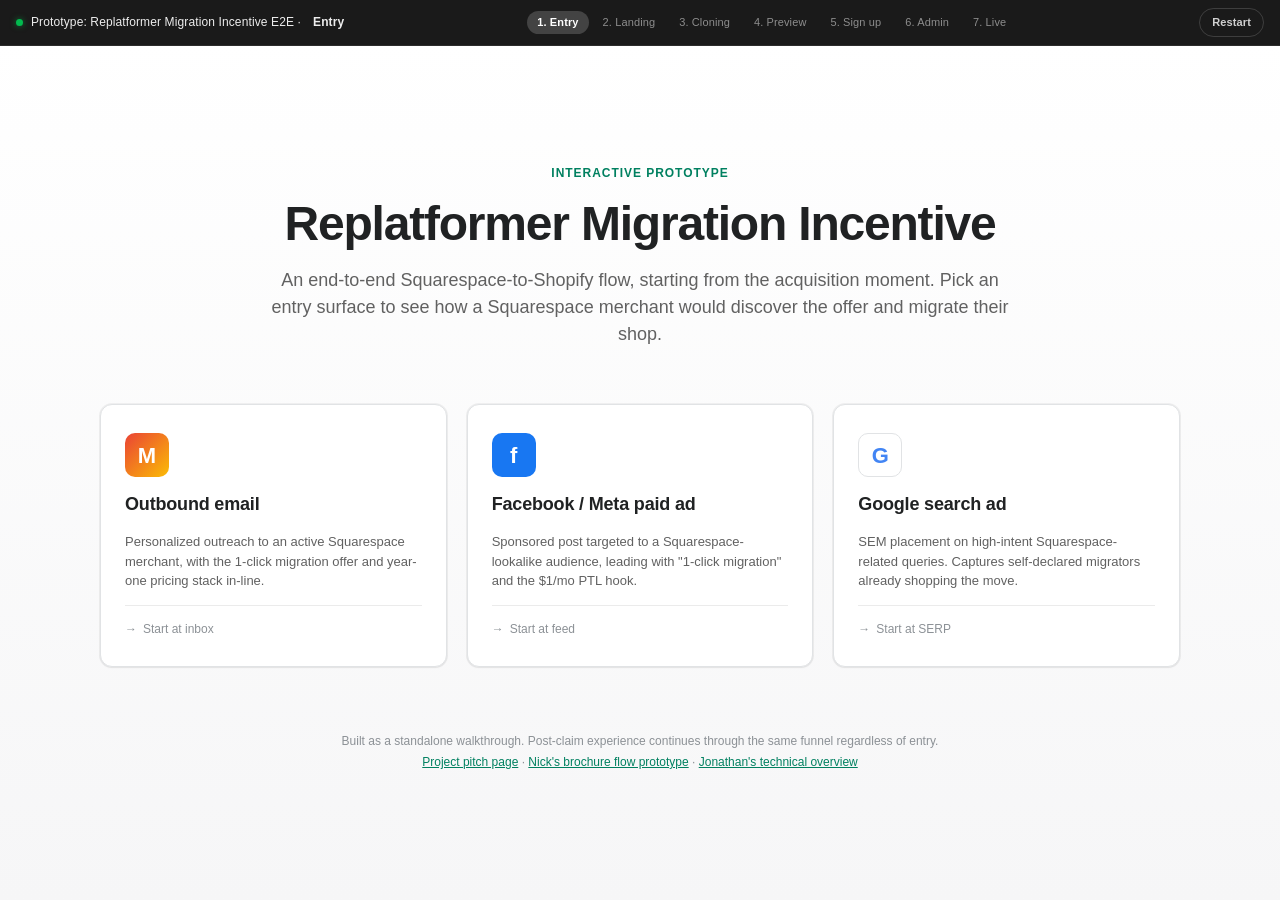
<file: index.html>
<!DOCTYPE html>
<html lang="en">
<head>
  <meta charset="UTF-8">
  <meta name="viewport" content="width=device-width, initial-scale=1.0">
  <title>Replatformer Migration Incentive · E2E Prototype</title>
  <link rel="stylesheet" href="assets/styles.css">
  <link rel="icon" href="data:image/svg+xml,%3Csvg xmlns='http://www.w3.org/2000/svg' viewBox='0 0 100 100'%3E%3Crect width='100' height='100' rx='20' fill='%23008060'/%3E%3Ctext x='50' y='70' font-family='Georgia' font-size='70' text-anchor='middle' fill='white'%3ES%3C/text%3E%3C/svg%3E">
</head>
<body>
  <section class="selector">
    <div class="selector__hero">
      <div class="selector__eyebrow">Interactive Prototype</div>
      <h1 class="selector__title">Replatformer Migration Incentive</h1>
      <p class="selector__subtitle">An end-to-end Squarespace-to-Shopify flow, starting from the acquisition moment. Pick an entry surface to see how a Squarespace merchant would discover the offer and migrate their shop.</p>
    </div>

    <div class="selector__grid">
      <a href="email.html" class="selector__card">
        <div class="selector__card-icon selector__card-icon--email">M</div>
        <div class="selector__card-title">Outbound email</div>
        <p class="selector__card-desc">Personalized outreach to an active Squarespace merchant, with the 1-click migration offer and year-one pricing stack in-line.</p>
        <div class="selector__card-hook">
          <span>→</span> Start at inbox
        </div>
      </a>

      <a href="social.html" class="selector__card">
        <div class="selector__card-icon selector__card-icon--social">f</div>
        <div class="selector__card-title">Facebook / Meta paid ad</div>
        <p class="selector__card-desc">Sponsored post targeted to a Squarespace-lookalike audience, leading with "1-click migration" and the $1/mo PTL hook.</p>
        <div class="selector__card-hook">
          <span>→</span> Start at feed
        </div>
      </a>

      <a href="sem.html" class="selector__card">
        <div class="selector__card-icon selector__card-icon--sem">G</div>
        <div class="selector__card-title">Google search ad</div>
        <p class="selector__card-desc">SEM placement on high-intent Squarespace-related queries. Captures self-declared migrators already shopping the move.</p>
        <div class="selector__card-hook">
          <span>→</span> Start at SERP
        </div>
      </a>
    </div>

    <div class="selector__footer">
      Built as a standalone walkthrough. Post-claim experience continues through the same funnel regardless of entry.<br>
      <a href="https://replatformer-migration-incentive.quick.shopify.io/">Project pitch page</a> ·
      <a href="https://replatformer-v8.quick.shopify.io/">Nick's brochure flow prototype</a> ·
      <a href="https://replatformer.quick.shopify.io/">Jonathan's technical overview</a>
    </div>
  </section>

  <script src="assets/script.js"></script>
</body>
</html>
</file>
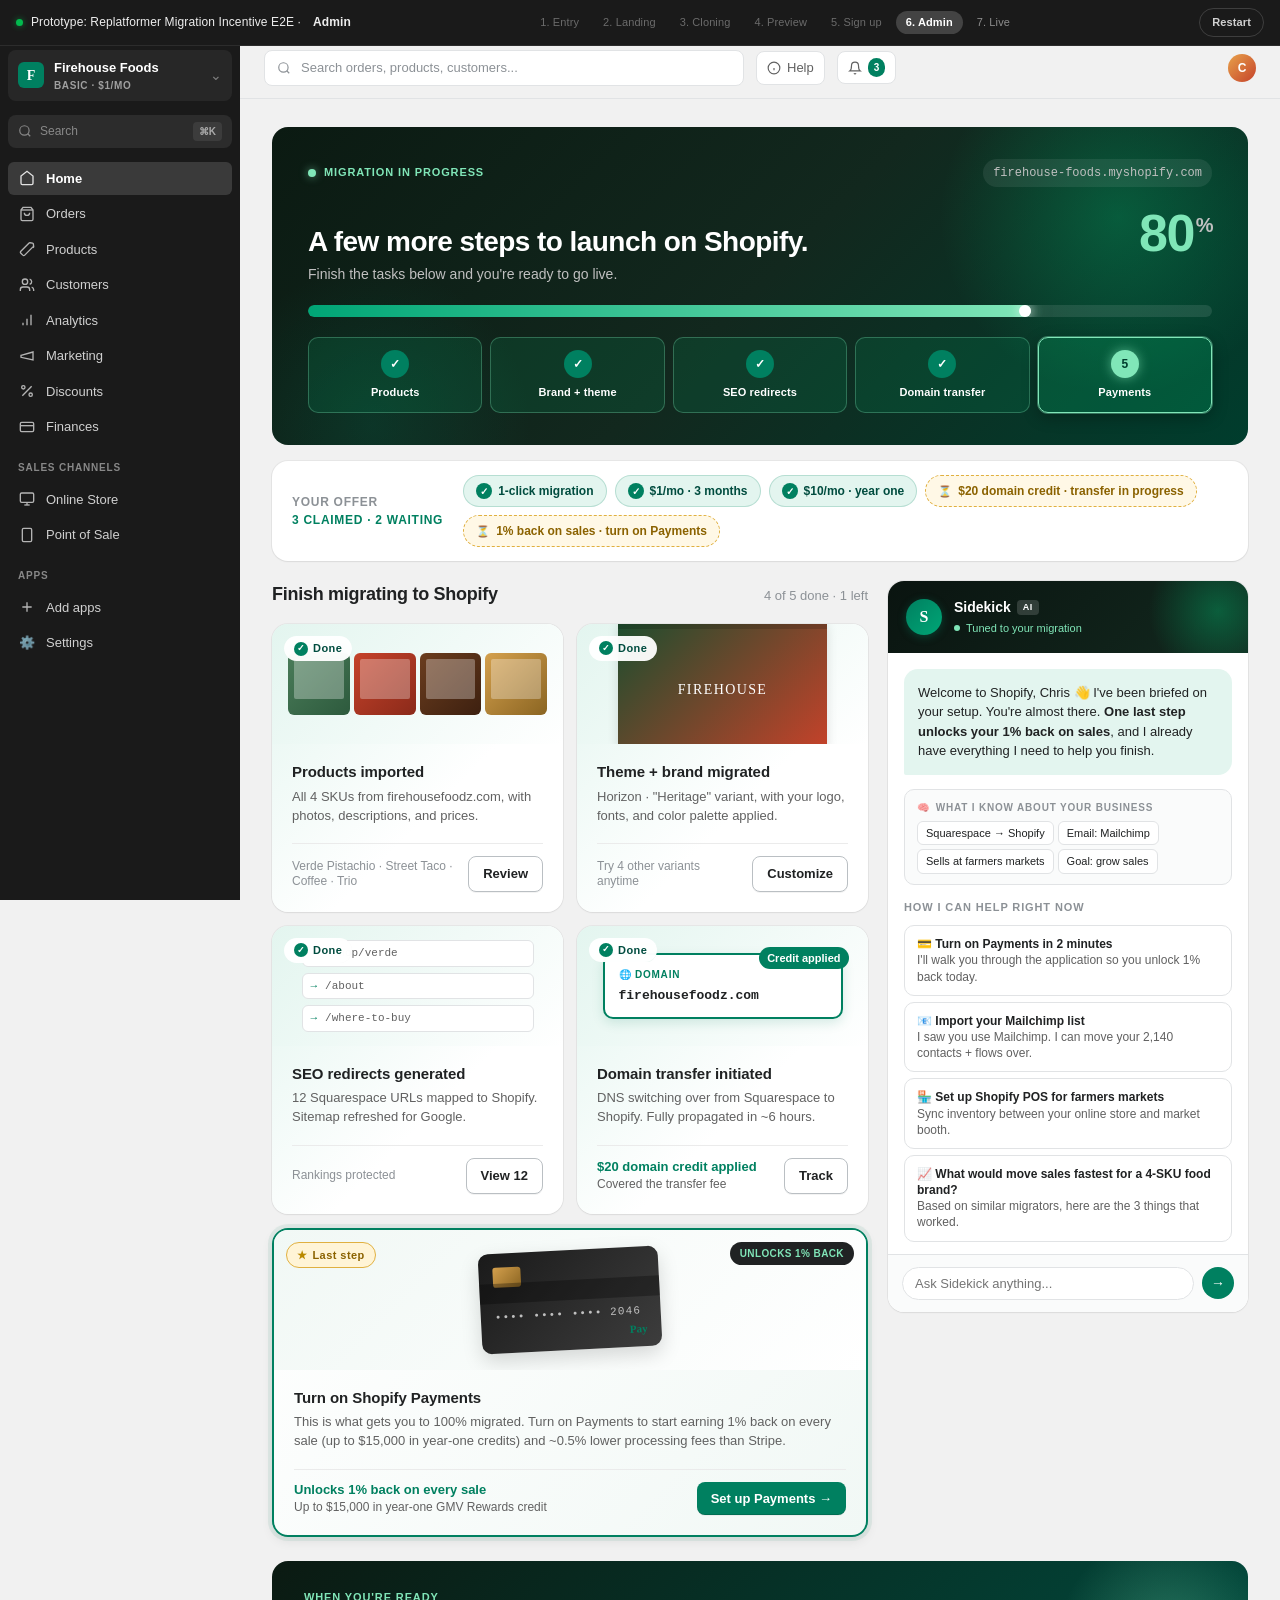
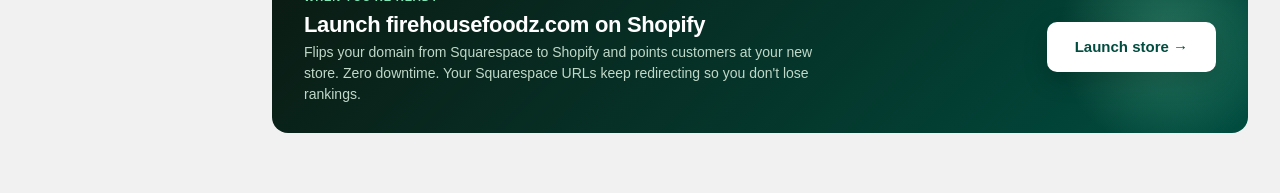
<file: admin.html>
<!DOCTYPE html>
<html lang="en">
<head>
  <meta charset="UTF-8">
  <meta name="viewport" content="width=device-width, initial-scale=1.0">
  <title>Home · Firehouse Foods · Shopify</title>
  <link rel="stylesheet" href="assets/styles.css">
</head>
<body>
  <section class="admin">
    <aside class="admin__sidebar">
      <div class="admin__sidebar-store">
        <div class="admin__sidebar-store-logo">F</div>
        <div class="admin__sidebar-store-meta">
          <div class="admin__sidebar-store-name">Firehouse Foods</div>
          <div class="admin__sidebar-store-plan">Basic · $1/mo</div>
        </div>
        <span class="admin__sidebar-chev">⌄</span>
      </div>

      <div class="admin__sidebar-search">
        <svg width="14" height="14" viewBox="0 0 24 24" fill="none" stroke="currentColor" stroke-width="2"><circle cx="11" cy="11" r="8"/><path d="m21 21-4.3-4.3"/></svg>
        <span>Search</span>
        <span class="admin__sidebar-search-kbd">⌘K</span>
      </div>

      <div class="admin__sidebar-item admin__sidebar-item--active">
        <span class="admin__sidebar-icon">
          <svg width="16" height="16" viewBox="0 0 24 24" fill="none" stroke="currentColor" stroke-width="2"><path d="m3 9 9-7 9 7v11a2 2 0 0 1-2 2H5a2 2 0 0 1-2-2z"/></svg>
        </span>
        Home
      </div>
      <div class="admin__sidebar-item">
        <span class="admin__sidebar-icon">
          <svg width="16" height="16" viewBox="0 0 24 24" fill="none" stroke="currentColor" stroke-width="2"><path d="M6 2 3 6v14a2 2 0 0 0 2 2h14a2 2 0 0 0 2-2V6l-3-4z"/><path d="M3 6h18"/><path d="M16 10a4 4 0 0 1-8 0"/></svg>
        </span>
        Orders
      </div>
      <div class="admin__sidebar-item">
        <span class="admin__sidebar-icon">
          <svg width="16" height="16" viewBox="0 0 24 24" fill="none" stroke="currentColor" stroke-width="2"><path d="M20.91 8.84 8.56 21.19a2.03 2.03 0 0 1-2.86 0L2.81 18.3a2.03 2.03 0 0 1 0-2.86L15.16 3.09c.3-.31.73-.46 1.16-.42l4.05.52c.59.07 1.07.56 1.14 1.14l.52 4.05c.04.43-.1.85-.42 1.16z"/></svg>
        </span>
        Products
      </div>
      <div class="admin__sidebar-item">
        <span class="admin__sidebar-icon">
          <svg width="16" height="16" viewBox="0 0 24 24" fill="none" stroke="currentColor" stroke-width="2"><path d="M16 21v-2a4 4 0 0 0-4-4H6a4 4 0 0 0-4 4v2"/><circle cx="9" cy="7" r="4"/><path d="M22 21v-2a4 4 0 0 0-3-3.87"/><path d="M16 3.13a4 4 0 0 1 0 7.75"/></svg>
        </span>
        Customers
      </div>
      <div class="admin__sidebar-item">
        <span class="admin__sidebar-icon">
          <svg width="16" height="16" viewBox="0 0 24 24" fill="none" stroke="currentColor" stroke-width="2"><line x1="12" y1="20" x2="12" y2="10"/><line x1="18" y1="20" x2="18" y2="4"/><line x1="6" y1="20" x2="6" y2="16"/></svg>
        </span>
        Analytics
      </div>
      <div class="admin__sidebar-item">
        <span class="admin__sidebar-icon">
          <svg width="16" height="16" viewBox="0 0 24 24" fill="none" stroke="currentColor" stroke-width="2"><path d="m3 11 18-5v12L3 14v-3z"/></svg>
        </span>
        Marketing
      </div>
      <div class="admin__sidebar-item">
        <span class="admin__sidebar-icon">
          <svg width="16" height="16" viewBox="0 0 24 24" fill="none" stroke="currentColor" stroke-width="2"><line x1="19" y1="5" x2="5" y2="19"/><circle cx="6.5" cy="6.5" r="2.5"/><circle cx="17.5" cy="17.5" r="2.5"/></svg>
        </span>
        Discounts
      </div>
      <div class="admin__sidebar-item">
        <span class="admin__sidebar-icon">
          <svg width="16" height="16" viewBox="0 0 24 24" fill="none" stroke="currentColor" stroke-width="2"><rect width="20" height="14" x="2" y="5" rx="2"/><line x1="2" y1="10" x2="22" y2="10"/></svg>
        </span>
        Finances
      </div>

      <div class="admin__sidebar-section-label">Sales channels</div>

      <div class="admin__sidebar-item">
        <span class="admin__sidebar-icon">
          <svg width="16" height="16" viewBox="0 0 24 24" fill="none" stroke="currentColor" stroke-width="2"><rect x="2" y="3" width="20" height="14" rx="2"/><line x1="8" y1="21" x2="16" y2="21"/><line x1="12" y1="17" x2="12" y2="21"/></svg>
        </span>
        Online Store
      </div>
      <div class="admin__sidebar-item">
        <span class="admin__sidebar-icon">
          <svg width="16" height="16" viewBox="0 0 24 24" fill="none" stroke="currentColor" stroke-width="2"><rect width="14" height="20" x="5" y="2" rx="2"/><line x1="12" y1="18" x2="12.01" y2="18"/></svg>
        </span>
        Point of Sale
      </div>

      <div class="admin__sidebar-section-label">Apps</div>

      <div class="admin__sidebar-item">
        <span class="admin__sidebar-icon">
          <svg width="16" height="16" viewBox="0 0 24 24" fill="none" stroke="currentColor" stroke-width="2"><path d="M12 5v14M5 12h14"/></svg>
        </span>
        Add apps
      </div>
      <div class="admin__sidebar-item">
        <span class="admin__sidebar-icon">⚙️</span>
        Settings
      </div>
    </aside>

    <main class="admin__main">
      <div class="admin__topbar">
        <div class="admin__topbar-search">
          <svg width="14" height="14" viewBox="0 0 24 24" fill="none" stroke="currentColor" stroke-width="2"><circle cx="11" cy="11" r="8"/><path d="m21 21-4.3-4.3"/></svg>
          Search orders, products, customers...
        </div>
        <button class="admin__topbar-btn">
          <svg width="14" height="14" viewBox="0 0 24 24" fill="none" stroke="currentColor" stroke-width="2"><circle cx="12" cy="12" r="10"/><path d="M12 16v-4M12 8h.01"/></svg>
          Help
        </button>
        <button class="admin__topbar-btn">
          <svg width="14" height="14" viewBox="0 0 24 24" fill="none" stroke="currentColor" stroke-width="2"><path d="M6 8a6 6 0 0 1 12 0c0 7 3 9 3 9H3s3-2 3-9"/><path d="M10.3 21a1.94 1.94 0 0 0 3.4 0"/></svg>
          <span class="admin__sidebar-badge" style="margin: 0;">3</span>
        </button>
        <div class="admin__topbar-avatar">C</div>
      </div>

      <div class="admin__content">
        <!-- Migration Progress Hero -->
        <div class="admin__progress-hero">
          <div class="admin__progress-hero-top">
            <div class="admin__progress-hero-eyebrow">Migration in progress</div>
            <div class="admin__progress-hero-url">firehouse-foods.myshopify.com</div>
          </div>
          <div class="admin__progress-hero-titlebar">
            <div>
              <div class="admin__progress-hero-title">A few more steps to launch on Shopify.</div>
              <div style="color: #c0c0c0; font-size: 14px; margin-top: 6px;">Finish the tasks below and you're ready to go live.</div>
            </div>
            <div class="admin__progress-hero-percent">80<sup>%</sup></div>
          </div>
          <div class="admin__progress-track">
            <div class="admin__progress-track-fill"></div>
          </div>
          <div class="admin__progress-milestones">
            <div class="admin__progress-milestone admin__progress-milestone--done">
              <div class="admin__progress-milestone-icon">✓</div>
              <div class="admin__progress-milestone-label">Products</div>
            </div>
            <div class="admin__progress-milestone admin__progress-milestone--done">
              <div class="admin__progress-milestone-icon">✓</div>
              <div class="admin__progress-milestone-label">Brand + theme</div>
            </div>
            <div class="admin__progress-milestone admin__progress-milestone--done">
              <div class="admin__progress-milestone-icon">✓</div>
              <div class="admin__progress-milestone-label">SEO redirects</div>
            </div>
            <div class="admin__progress-milestone admin__progress-milestone--done">
              <div class="admin__progress-milestone-icon">✓</div>
              <div class="admin__progress-milestone-label">Domain transfer</div>
            </div>
            <div class="admin__progress-milestone admin__progress-milestone--active">
              <div class="admin__progress-milestone-icon">5</div>
              <div class="admin__progress-milestone-label">Payments</div>
            </div>
          </div>
        </div>

        <!-- Incentives strip (claimed vs waiting) -->
        <div class="admin__incentives-strip">
          <div class="admin__incentives-strip-label">
            Your offer<br><strong>3 claimed · 2 waiting</strong>
          </div>
          <div class="admin__incentives-pills">
            <span class="admin__incentive-pill admin__incentive-pill--claimed">1-click migration</span>
            <span class="admin__incentive-pill admin__incentive-pill--claimed">$1/mo · 3 months</span>
            <span class="admin__incentive-pill admin__incentive-pill--claimed">$10/mo · year one</span>
            <span class="admin__incentive-pill admin__incentive-pill--waiting">$20 domain credit · transfer in progress</span>
            <span class="admin__incentive-pill admin__incentive-pill--waiting">1% back on sales · turn on Payments</span>
          </div>
        </div>

        <!-- Bento tasks + Sidekick side-by-side -->
        <div class="admin__bento-wrap">
          <div class="admin__bento">
            <div class="admin__bento-header">
              <div class="admin__bento-header-title">Finish migrating to Shopify</div>
              <div class="admin__bento-header-sub">4 of 5 done · 1 left</div>
            </div>

            <!-- Products (done) -->
            <div class="admin__bento-card admin__bento-card--done">
              <div class="admin__bento-card-visual">
                <span class="admin__bento-card-status-pill admin__bento-card-status-pill--done">Done</span>
                <div class="admin__visual-products">
                  <div class="admin__visual-products-item" style="background: linear-gradient(135deg, #4a7c59, #2d5a3d);"></div>
                  <div class="admin__visual-products-item" style="background: linear-gradient(135deg, #c5422a, #8b2a1a);"></div>
                  <div class="admin__visual-products-item" style="background: linear-gradient(135deg, #6b3d1e, #3d2010);"></div>
                  <div class="admin__visual-products-item" style="background: linear-gradient(135deg, #d4a04d, #8b6522);"></div>
                </div>
              </div>
              <div class="admin__bento-card-body">
                <div class="admin__bento-card-title">Products imported</div>
                <div class="admin__bento-card-desc">All 4 SKUs from firehousefoodz.com, with photos, descriptions, and prices.</div>
                <div class="admin__bento-card-footer">
                  <div class="admin__bento-card-unlock" style="color: var(--ink-tertiary);">
                    Verde Pistachio · Street Taco · Coffee · Trio
                  </div>
                  <button class="admin__bento-card-btn admin__bento-card-btn--ghost">Review</button>
                </div>
              </div>
            </div>

            <!-- Theme + brand (done) -->
            <div class="admin__bento-card admin__bento-card--done">
              <div class="admin__bento-card-visual">
                <span class="admin__bento-card-status-pill admin__bento-card-status-pill--done">Done</span>
                <div class="admin__visual-theme">
                  <div class="admin__visual-theme-bar"></div>
                  <div class="admin__visual-theme-hero">FIREHOUSE</div>
                </div>
              </div>
              <div class="admin__bento-card-body">
                <div class="admin__bento-card-title">Theme + brand migrated</div>
                <div class="admin__bento-card-desc">Horizon · "Heritage" variant, with your logo, fonts, and color palette applied.</div>
                <div class="admin__bento-card-footer">
                  <div class="admin__bento-card-unlock" style="color: var(--ink-tertiary);">
                    Try 4 other variants anytime
                  </div>
                  <button class="admin__bento-card-btn admin__bento-card-btn--ghost">Customize</button>
                </div>
              </div>
            </div>

            <!-- SEO redirects (done) -->
            <div class="admin__bento-card admin__bento-card--done">
              <div class="admin__bento-card-visual">
                <span class="admin__bento-card-status-pill admin__bento-card-status-pill--done">Done</span>
                <div class="admin__visual-seo">
                  <div class="admin__visual-seo-row">/shop/verde</div>
                  <div class="admin__visual-seo-row">/about</div>
                  <div class="admin__visual-seo-row">/where-to-buy</div>
                </div>
              </div>
              <div class="admin__bento-card-body">
                <div class="admin__bento-card-title">SEO redirects generated</div>
                <div class="admin__bento-card-desc">12 Squarespace URLs mapped to Shopify. Sitemap refreshed for Google.</div>
                <div class="admin__bento-card-footer">
                  <div class="admin__bento-card-unlock" style="color: var(--ink-tertiary);">
                    Rankings protected
                  </div>
                  <button class="admin__bento-card-btn admin__bento-card-btn--ghost">View 12</button>
                </div>
              </div>
            </div>

            <!-- Domain transfer (done, credit claimed) -->
            <div class="admin__bento-card admin__bento-card--done">
              <div class="admin__bento-card-visual" style="background: linear-gradient(135deg, var(--shopify-green-light), #fff);">
                <span class="admin__bento-card-status-pill admin__bento-card-status-pill--done">Done</span>
                <div class="admin__visual-domain">
                  <div class="admin__visual-domain-card">
                    <div class="admin__visual-domain-price">Credit applied</div>
                    <div class="admin__visual-domain-label">🌐 Domain</div>
                    <div class="admin__visual-domain-value">firehousefoodz.com</div>
                  </div>
                </div>
              </div>
              <div class="admin__bento-card-body">
                <div class="admin__bento-card-title">Domain transfer initiated</div>
                <div class="admin__bento-card-desc">DNS switching over from Squarespace to Shopify. Fully propagated in ~6 hours.</div>
                <div class="admin__bento-card-footer">
                  <div class="admin__bento-card-unlock">
                    <strong>$20 domain credit applied</strong>
                    Covered the transfer fee
                  </div>
                  <button class="admin__bento-card-btn admin__bento-card-btn--ghost">Track</button>
                </div>
              </div>
            </div>

            <!-- Payments (active, unlocks 1% back) -->
            <div class="admin__bento-card admin__bento-card--active admin__bento-card--wide">
              <div class="admin__bento-card-visual" style="background: linear-gradient(135deg, var(--shopify-green-bg), #fff); height: 140px;">
                <span class="admin__bento-card-status-pill admin__bento-card-status-pill--priority">Last step</span>
                <span class="admin__bento-card-reward">Unlocks 1% back</span>
                <div class="admin__visual-payments">
                  <div class="admin__visual-payments-chip"></div>
                  <div class="admin__visual-payments-number">•••• •••• •••• 2046</div>
                  <div class="admin__visual-payments-logo">Pay</div>
                </div>
              </div>
              <div class="admin__bento-card-body">
                <div class="admin__bento-card-title">Turn on Shopify Payments</div>
                <div class="admin__bento-card-desc">This is what gets you to 100% migrated. Turn on Payments to start earning 1% back on every sale (up to $15,000 in year-one credits) and ~0.5% lower processing fees than Stripe.</div>
                <div class="admin__bento-card-footer">
                  <div class="admin__bento-card-unlock">
                    <strong>Unlocks 1% back on every sale</strong>
                    Up to $15,000 in year-one GMV Rewards credit
                  </div>
                  <button class="admin__bento-card-btn">Set up Payments →</button>
                </div>
              </div>
            </div>
          </div>

          <!-- Sidekick side panel (personalized from cloning SQ answers) -->
          <aside class="admin__sidekick">
            <div class="admin__sidekick-header">
              <div class="admin__sidekick-avatar">S</div>
              <div class="admin__sidekick-header-meta">
                <div class="admin__sidekick-header-name">Sidekick</div>
                <div class="admin__sidekick-header-status">Tuned to your migration</div>
              </div>
            </div>

            <div class="admin__sidekick-body">
              <div class="admin__sidekick-msg">
                Welcome to Shopify, Chris 👋 I've been briefed on your setup. You're almost there. <strong>One last step unlocks your 1% back on sales</strong>, and I already have everything I need to help you finish.
              </div>

              <div class="admin__sidekick-context">
                <div class="admin__sidekick-context-label">
                  <span>🧠</span> What I know about your business
                </div>
                <div class="admin__sidekick-context-items">
                  <span class="admin__sidekick-context-item">Squarespace → Shopify</span>
                  <span class="admin__sidekick-context-item">Email: Mailchimp</span>
                  <span class="admin__sidekick-context-item">Sells at farmers markets</span>
                  <span class="admin__sidekick-context-item">Goal: grow sales</span>
                </div>
              </div>

              <div class="admin__sidekick-suggestions">
                <div class="admin__sidekick-suggestions-label">How I can help right now</div>
                <button class="admin__sidekick-suggestion">
                  <strong>💳 Turn on Payments in 2 minutes</strong><br>
                  <span style="color: var(--ink-secondary);">I'll walk you through the application so you unlock 1% back today.</span>
                </button>
                <button class="admin__sidekick-suggestion">
                  <strong>📧 Import your Mailchimp list</strong><br>
                  <span style="color: var(--ink-secondary);">I saw you use Mailchimp. I can move your 2,140 contacts + flows over.</span>
                </button>
                <button class="admin__sidekick-suggestion">
                  <strong>🏪 Set up Shopify POS for farmers markets</strong><br>
                  <span style="color: var(--ink-secondary);">Sync inventory between your online store and market booth.</span>
                </button>
                <button class="admin__sidekick-suggestion">
                  <strong>📈 What would move sales fastest for a 4-SKU food brand?</strong><br>
                  <span style="color: var(--ink-secondary);">Based on similar migrators, here are the 3 things that worked.</span>
                </button>
              </div>
            </div>

            <div class="admin__sidekick-input">
              <input type="text" class="admin__sidekick-input-field" placeholder="Ask Sidekick anything...">
              <button class="admin__sidekick-input-send">→</button>
            </div>
          </aside>
        </div>

        <!-- Launch CTA: go live and see confetti -->
        <div class="admin__launch-cta">
          <div class="admin__launch-cta-text">
            <div class="admin__launch-cta-eyebrow">When you're ready</div>
            <div class="admin__launch-cta-title">Launch firehousefoodz.com on Shopify</div>
            <div class="admin__launch-cta-sub">Flips your domain from Squarespace to Shopify and points customers at your new store. Zero downtime. Your Squarespace URLs keep redirecting so you don't lose rankings.</div>
          </div>
          <a href="live.html" class="admin__launch-cta-btn">Launch store →</a>
        </div>
      </div>
    </main>
  </section>

  <script src="assets/script.js"></script>
</body>
</html>
</file>
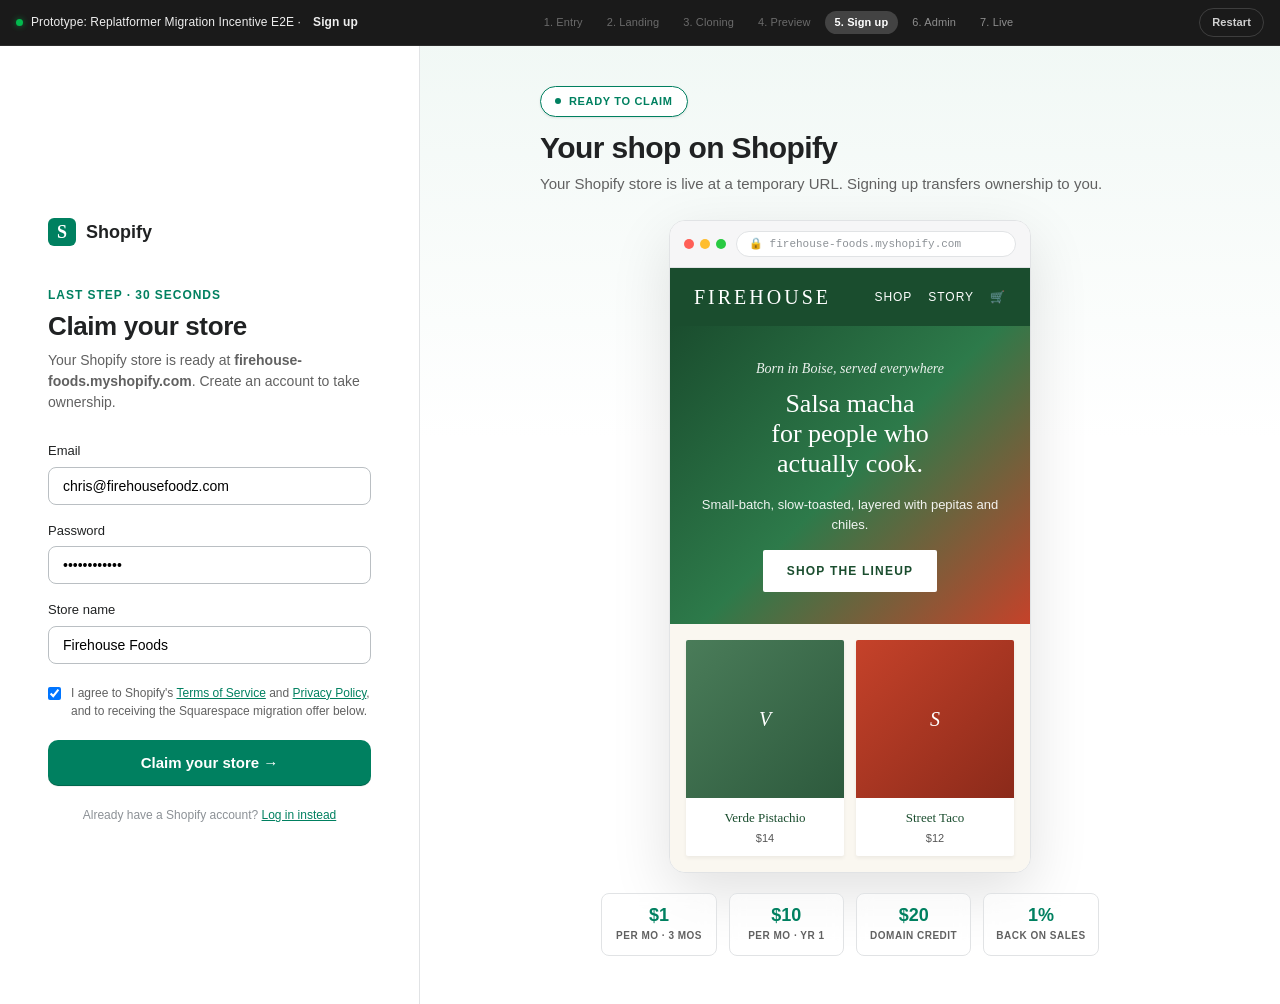
<file: auth.html>
<!DOCTYPE html>
<html lang="en">
<head>
  <meta charset="UTF-8">
  <meta name="viewport" content="width=device-width, initial-scale=1.0">
  <title>Claim your store · Shopify</title>
  <link rel="stylesheet" href="assets/styles.css">
</head>
<body>
  <section class="auth">
    <div class="auth__form-side">
      <div class="auth__form-wrap">
        <div class="auth__form-logo">
          <span class="shop-nav__logo-mark">S</span>
          Shopify
        </div>

        <div class="auth__form-eyebrow">Last step · 30 seconds</div>
        <h1 class="auth__form-title">Claim your store</h1>
        <p class="auth__form-sub">
          Your Shopify store is ready at <strong>firehouse-foods.myshopify.com</strong>. Create an account to take ownership.
        </p>

        <form onsubmit="event.preventDefault(); window.location.href='admin.html';">
          <div class="auth__field">
            <label class="auth__label">Email</label>
            <input type="email" class="auth__input" value="chris@firehousefoodz.com">
          </div>

          <div class="auth__field">
            <label class="auth__label">Password</label>
            <input type="password" class="auth__input" value="••••••••••••" placeholder="Create a password">
          </div>

          <div class="auth__field">
            <label class="auth__label">Store name</label>
            <input type="text" class="auth__input" value="Firehouse Foods" readonly>
          </div>

          <label class="auth__checkbox">
            <input type="checkbox" checked>
            <span>
              I agree to Shopify's <a href="#" style="color: var(--shopify-green); text-decoration: underline;">Terms of Service</a> and <a href="#" style="color: var(--shopify-green); text-decoration: underline;">Privacy Policy</a>, and to receiving the Squarespace migration offer below.
            </span>
          </label>

          <button type="submit" class="btn btn--primary btn--block btn--lg">
            Claim your store →
          </button>

          <div class="auth__fine">
            Already have a Shopify account? <a href="#">Log in instead</a>
          </div>
        </form>
      </div>
    </div>

    <aside class="auth__wow">
      <div class="auth__wow-header">
        <div class="auth__wow-eyebrow">
          <span style="width:6px; height:6px; border-radius:50%; background: var(--shopify-green);"></span>
          Ready to claim
        </div>
        <h2 class="auth__wow-title">Your shop on Shopify</h2>
        <p class="auth__wow-sub">Your Shopify store is live at a temporary URL. Signing up transfers ownership to you.</p>
      </div>

      <div class="auth__wow-preview">
        <div class="auth__wow-browser-bar">
          <div class="auth__wow-browser-dots">
            <span class="auth__wow-browser-dot" style="background: #ff5f57;"></span>
            <span class="auth__wow-browser-dot" style="background: #ffbd2e;"></span>
            <span class="auth__wow-browser-dot" style="background: #28ca41;"></span>
          </div>
          <div class="auth__wow-browser-url">🔒 firehouse-foods.myshopify.com</div>
        </div>
        <div style="background: #faf7f0;">
          <div class="preview__after-nav">
            <div class="preview__after-logo">FIREHOUSE</div>
            <div class="preview__after-nav-links">
              <span>Shop</span>
              <span>Story</span>
              <span>🛒</span>
            </div>
          </div>
          <div class="preview__after-hero" style="padding: 32px 20px;">
            <div class="preview__after-hero-eyebrow">Born in Boise, served everywhere</div>
            <div class="preview__after-hero-title" style="font-size: 26px;">Salsa macha<br>for people who<br>actually cook.</div>
            <p class="preview__after-hero-sub" style="margin-bottom: 14px;">
              Small-batch, slow-toasted, layered with pepitas and chiles.
            </p>
            <a class="preview__after-hero-btn">Shop the lineup</a>
          </div>
          <div class="preview__after-products" style="padding: 16px;">
            <div class="preview__after-product">
              <div class="preview__after-product-img preview__after-product-img--verde" style="font-size: 20px;">V</div>
              <div class="preview__after-product-body">
                <div class="preview__after-product-name">Verde Pistachio</div>
                <div class="preview__after-product-price">$14</div>
              </div>
            </div>
            <div class="preview__after-product">
              <div class="preview__after-product-img preview__after-product-img--street" style="font-size: 20px;">S</div>
              <div class="preview__after-product-body">
                <div class="preview__after-product-name">Street Taco</div>
                <div class="preview__after-product-price">$12</div>
              </div>
            </div>
          </div>
        </div>
      </div>

      <div class="auth__wow-stats-row">
        <div class="auth__wow-stat">
          <div class="auth__wow-stat-value">$1</div>
          <div class="auth__wow-stat-label">per mo · 3 mos</div>
        </div>
        <div class="auth__wow-stat">
          <div class="auth__wow-stat-value">$10</div>
          <div class="auth__wow-stat-label">per mo · yr 1</div>
        </div>
        <div class="auth__wow-stat">
          <div class="auth__wow-stat-value">$20</div>
          <div class="auth__wow-stat-label">domain credit</div>
        </div>
        <div class="auth__wow-stat">
          <div class="auth__wow-stat-value">1%</div>
          <div class="auth__wow-stat-label">back on sales</div>
        </div>
      </div>
    </aside>
  </section>

  <script src="assets/script.js"></script>
</body>
</html>
</file>
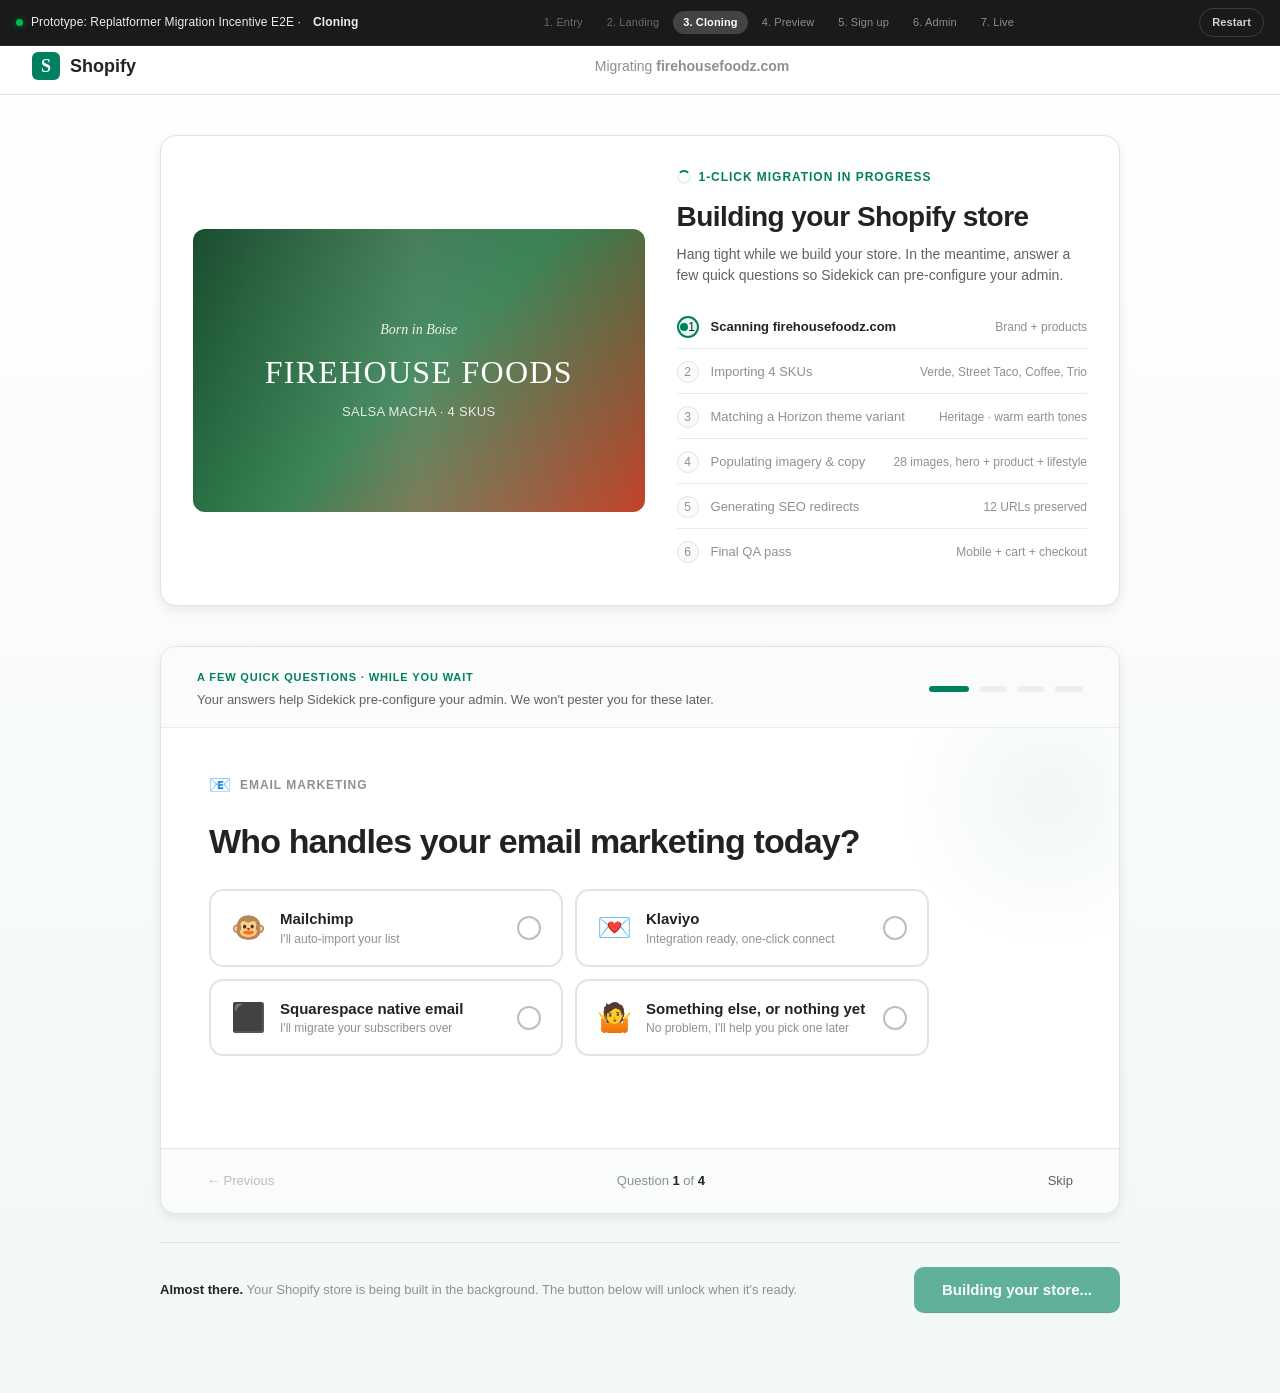
<file: cloning.html>
<!DOCTYPE html>
<html lang="en">
<head>
  <meta charset="UTF-8">
  <meta name="viewport" content="width=device-width, initial-scale=1.0">
  <title>Migrating your shop... · Shopify</title>
  <link rel="stylesheet" href="assets/styles.css">
</head>
<body>
  <nav class="shop-nav">
    <a class="shop-nav__logo">
      <span class="shop-nav__logo-mark">S</span>
      Shopify
    </a>
    <div class="shop-nav__links" style="opacity: 0.7;">
      <span>Migrating <strong>firehousefoodz.com</strong></span>
    </div>
    <div class="shop-nav__actions"></div>
  </nav>

  <section class="cloning">
    <div class="cloning__hero">
      <div class="cloning__preview-card">
        <div class="cloning__preview-visual">
          <div class="cloning__preview-visual-inner">
            <div class="cloning__preview-visual-eyebrow">Born in Boise</div>
            <div class="cloning__preview-visual-name">FIREHOUSE FOODS</div>
            <div class="cloning__preview-visual-sub">Salsa macha · 4 SKUs</div>
          </div>
        </div>
        <div>
          <div class="cloning__status-eyebrow">
            <span class="cloning__spinner"></span>
            1-click migration in progress
          </div>
          <h1 class="cloning__status-title">Building your Shopify store</h1>
          <p class="cloning__status-sub">
            Hang tight while we build your store. In the meantime, answer a few quick questions so Sidekick can pre-configure your admin.
          </p>

          <ul class="cloning__steps">
            <li class="cloning__step cloning__step--pending" data-cloning-step data-duration="1800">
              <span class="cloning__step-icon">1</span>
              <span class="cloning__step-label">Scanning <strong>firehousefoodz.com</strong></span>
              <span class="cloning__step-detail">Brand + products</span>
            </li>
            <li class="cloning__step cloning__step--pending" data-cloning-step data-duration="2000">
              <span class="cloning__step-icon">2</span>
              <span class="cloning__step-label">Importing 4 SKUs</span>
              <span class="cloning__step-detail">Verde, Street Taco, Coffee, Trio</span>
            </li>
            <li class="cloning__step cloning__step--pending" data-cloning-step data-duration="2400">
              <span class="cloning__step-icon">3</span>
              <span class="cloning__step-label">Matching a Horizon theme variant</span>
              <span class="cloning__step-detail">Heritage · warm earth tones</span>
            </li>
            <li class="cloning__step cloning__step--pending" data-cloning-step data-duration="2200">
              <span class="cloning__step-icon">4</span>
              <span class="cloning__step-label">Populating imagery &amp; copy</span>
              <span class="cloning__step-detail">28 images, hero + product + lifestyle</span>
            </li>
            <li class="cloning__step cloning__step--pending" data-cloning-step data-duration="1600">
              <span class="cloning__step-icon">5</span>
              <span class="cloning__step-label">Generating SEO redirects</span>
              <span class="cloning__step-detail">12 URLs preserved</span>
            </li>
            <li class="cloning__step cloning__step--pending" data-cloning-step data-duration="1400">
              <span class="cloning__step-icon">6</span>
              <span class="cloning__step-label">Final QA pass</span>
              <span class="cloning__step-detail">Mobile + cart + checkout</span>
            </li>
          </ul>
        </div>
      </div>
    </div>

    <!-- One-at-a-time SQ stage -->
    <div class="sq-stage" id="sq-stage">
      <div class="sq-stage__header">
        <div class="sq-stage__header-text">
          <div class="sq-stage__eyebrow">A few quick questions · while you wait</div>
          <div class="sq-stage__helper">Your answers help Sidekick pre-configure your admin. We won't pester you for these later.</div>
        </div>
        <div class="sq-stage__progress-dots" data-sq-dots></div>
      </div>

      <div class="sq-stage__body">
        <div data-sq-slide></div>
      </div>

      <div class="sq-stage__footer">
        <span class="sq-stage__navlink is-disabled" data-sq-prev>← Previous</span>
        <span class="sq-stage__count" data-sq-count></span>
        <span class="sq-stage__navlink" data-sq-skip>Skip</span>
      </div>
    </div>

    <div class="cloning__cta-bar" style="max-width: 960px; margin: 28px auto 0;">
      <div class="cloning__cta-note">
        <strong>Almost there.</strong> Your Shopify store is being built in the background. The button below will unlock when it's ready.
      </div>
      <button id="cloning-continue" class="btn btn--primary btn--lg" disabled style="opacity: 0.6;">
        Building your store...
      </button>
    </div>
  </section>

  <script>
    window.SQ_QUESTIONS = [
      {
        id: 'email',
        emoji: '📧',
        lead: 'Email marketing',
        question: 'Who handles your email marketing today?',
        options: [
          { key: 'mailchimp', emoji: '🐵', label: 'Mailchimp', sub: "I'll auto-import your list" },
          { key: 'klaviyo', emoji: '💌', label: 'Klaviyo', sub: 'Integration ready, one-click connect' },
          { key: 'sqsp', emoji: '⬛', label: 'Squarespace native email', sub: "I'll migrate your subscribers over" },
          { key: 'none', emoji: '🤷', label: 'Something else, or nothing yet', sub: "No problem, I'll help you pick one later" }
        ]
      },
      {
        id: 'channels',
        emoji: '🛒',
        lead: 'Where you sell',
        question: 'Where do you sell, beyond your website?',
        options: [
          { key: 'web-only', emoji: '💻', label: 'Just my website, for now', sub: "I'll focus your setup on online-first" },
          { key: 'in-person', emoji: '🏪', label: 'In-person (markets, retail)', sub: "I'll recommend Shopify POS setup" },
          { key: 'marketplaces', emoji: '📦', label: 'Online marketplaces (Etsy, Amazon)', sub: 'Unified inventory is your friend' },
          { key: 'all', emoji: '🌎', label: 'All of the above, and more', sub: 'Multi-channel dashboard ready for you' }
        ]
      },
      {
        id: 'domain',
        emoji: '🌐',
        lead: 'Your domain',
        question: "Where's firehousefoodz.com registered?",
        options: [
          { key: 'sqsp', emoji: '⬛', label: 'Squarespace', sub: "I'll transfer it using your $20 credit" },
          { key: 'godaddy', emoji: '🌐', label: 'GoDaddy', sub: "I'll walk you through DNS updates" },
          { key: 'other', emoji: '🏷️', label: 'Namecheap, Google, or other', sub: 'Most registrars take ~15 min to transfer' },
          { key: 'unsure', emoji: '❓', label: 'Not sure, honestly', sub: "I'll detect it for you from your URL" }
        ]
      },
      {
        id: 'goal',
        emoji: '🎯',
        lead: 'Your #1 goal',
        question: "What's the one thing you want from your next online store?",
        options: [
          { key: 'sales', emoji: '📈', label: 'Grow my sales', sub: "I'll surface sales-first playbooks" },
          { key: 'checkout', emoji: '⚡', label: 'Faster checkout for customers', sub: 'Shop Pay is 4x faster, already live' },
          { key: 'costs', emoji: '🧾', label: 'Stop paying for extra apps', sub: "I'll audit what you need vs what's built-in" },
          { key: 'omnichannel', emoji: '🏬', label: 'Connect online + in-person', sub: 'POS + online inventory in one admin' }
        ]
      }
    ];
  </script>
  <script src="assets/script.js"></script>
  <script>
    document.addEventListener('DOMContentLoaded', () => {
      const cta = document.getElementById('cloning-continue');
      if (cta) {
        cta.addEventListener('click', () => {
          if (cta.hasAttribute('disabled')) return;
          window.location.href = 'preview.html';
        });
      }
    });
  </script>
</body>
</html>
</file>
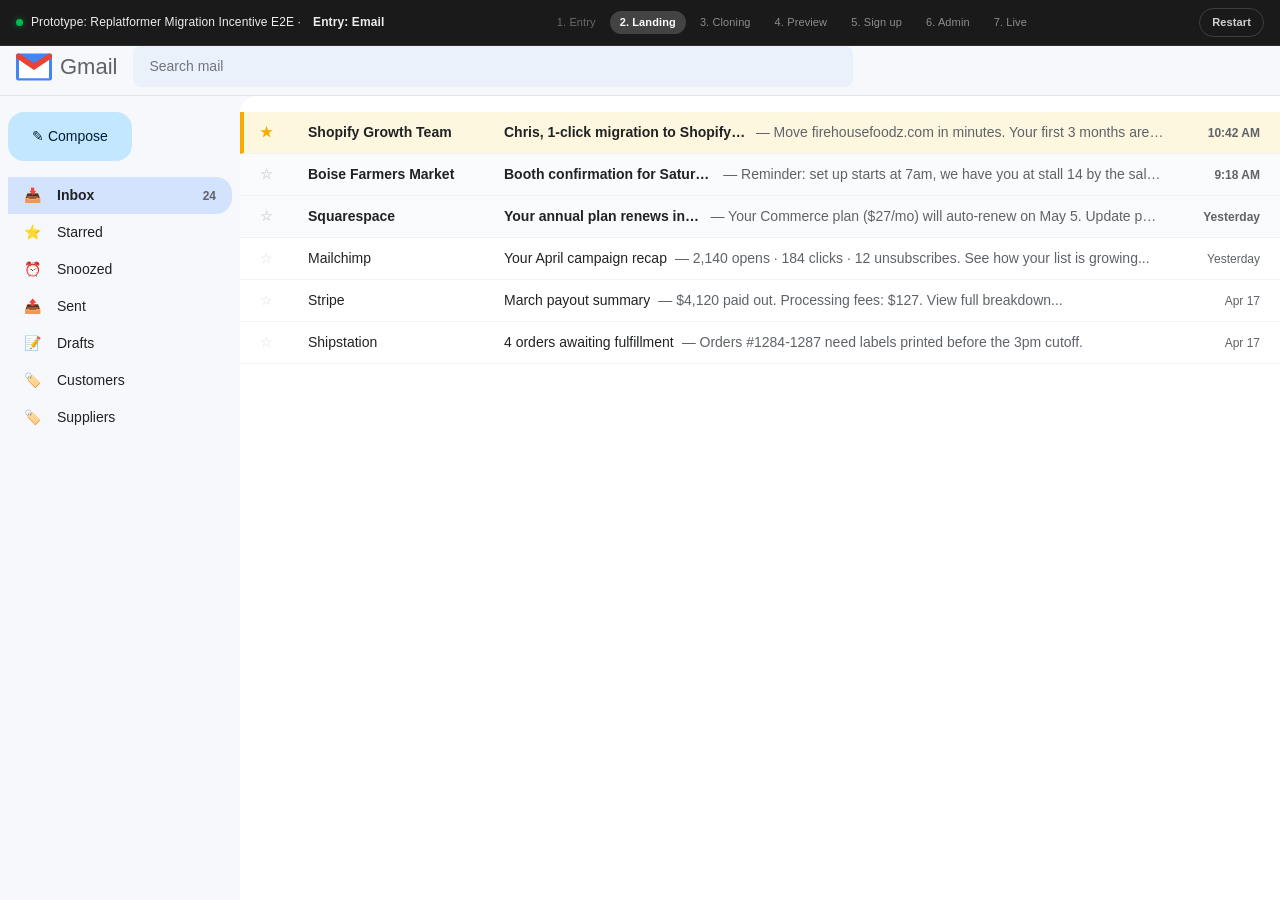
<file: email.html>
<!DOCTYPE html>
<html lang="en">
<head>
  <meta charset="UTF-8">
  <meta name="viewport" content="width=device-width, initial-scale=1.0">
  <title>Inbox · Chris @ Firehouse Foods</title>
  <link rel="stylesheet" href="assets/styles.css">
</head>
<body>
  <section class="gmail">
    <div class="gmail__topbar">
      <div class="gmail__logo">
        <svg class="gmail__logo-icon" viewBox="0 0 24 18" xmlns="http://www.w3.org/2000/svg">
          <path fill="#4285f4" d="M1.5 0h21A1.5 1.5 0 0124 1.5v15a1.5 1.5 0 01-1.5 1.5H1.5A1.5 1.5 0 010 16.5v-15A1.5 1.5 0 011.5 0z"/>
          <path fill="#fff" d="M2 3.5v13h20v-13L12 10 2 3.5z"/>
          <path fill="#ea4335" d="M0 1.5A1.5 1.5 0 011.5 0h.5l10 6.5L22 0h.5A1.5 1.5 0 0124 1.5V3L12 11 0 3V1.5z"/>
        </svg>
        Gmail
      </div>
      <div class="gmail__search">Search mail</div>
    </div>

    <div class="gmail__body">
      <aside class="gmail__sidebar">
        <button class="gmail__compose">✎ Compose</button>
        <div class="gmail__folder gmail__folder--active">
          <span>📥</span> Inbox <span class="gmail__folder-count">24</span>
        </div>
        <div class="gmail__folder"><span>⭐</span> Starred</div>
        <div class="gmail__folder"><span>⏰</span> Snoozed</div>
        <div class="gmail__folder"><span>📤</span> Sent</div>
        <div class="gmail__folder"><span>📝</span> Drafts</div>
        <div class="gmail__folder"><span>🏷️</span> Customers</div>
        <div class="gmail__folder"><span>🏷️</span> Suppliers</div>
      </aside>

      <div class="gmail__main" id="inbox">
        <a href="#open" onclick="openEmail(event)" class="gmail__list-item gmail__list-item--unread gmail__list-item--highlight">
          <span class="gmail__star gmail__star--active">★</span>
          <span class="gmail__sender">Shopify Growth Team</span>
          <div class="gmail__preview">
            <span class="gmail__subject">Chris, 1-click migration to Shopify + $10/mo year one</span>
            <span class="gmail__snippet">— Move firehousefoodz.com in minutes. Your first 3 months are $1/mo, domain transfer on us...</span>
          </div>
          <span class="gmail__time">10:42 AM</span>
        </a>
        <div class="gmail__list-item gmail__list-item--unread">
          <span class="gmail__star">☆</span>
          <span class="gmail__sender">Boise Farmers Market</span>
          <div class="gmail__preview">
            <span class="gmail__subject">Booth confirmation for Saturday</span>
            <span class="gmail__snippet">— Reminder: set up starts at 7am, we have you at stall 14 by the salsa...</span>
          </div>
          <span class="gmail__time">9:18 AM</span>
        </div>
        <div class="gmail__list-item gmail__list-item--unread">
          <span class="gmail__star">☆</span>
          <span class="gmail__sender">Squarespace</span>
          <div class="gmail__preview">
            <span class="gmail__subject">Your annual plan renews in 14 days</span>
            <span class="gmail__snippet">— Your Commerce plan ($27/mo) will auto-renew on May 5. Update payment method...</span>
          </div>
          <span class="gmail__time">Yesterday</span>
        </div>
        <div class="gmail__list-item">
          <span class="gmail__star">☆</span>
          <span class="gmail__sender">Mailchimp</span>
          <div class="gmail__preview">
            <span class="gmail__subject">Your April campaign recap</span>
            <span class="gmail__snippet">— 2,140 opens · 184 clicks · 12 unsubscribes. See how your list is growing...</span>
          </div>
          <span class="gmail__time">Yesterday</span>
        </div>
        <div class="gmail__list-item">
          <span class="gmail__star">☆</span>
          <span class="gmail__sender">Stripe</span>
          <div class="gmail__preview">
            <span class="gmail__subject">March payout summary</span>
            <span class="gmail__snippet">— $4,120 paid out. Processing fees: $127. View full breakdown...</span>
          </div>
          <span class="gmail__time">Apr 17</span>
        </div>
        <div class="gmail__list-item">
          <span class="gmail__star">☆</span>
          <span class="gmail__sender">Shipstation</span>
          <div class="gmail__preview">
            <span class="gmail__subject">4 orders awaiting fulfillment</span>
            <span class="gmail__snippet">— Orders #1284-1287 need labels printed before the 3pm cutoff.</span>
          </div>
          <span class="gmail__time">Apr 17</span>
        </div>
      </div>

      <div class="gmail__email hidden" id="opened">
        <h1 class="gmail__email-subject">Chris, 1-click migration to Shopify + $10/mo year one</h1>

        <div class="gmail__email-header">
          <div class="gmail__email-avatar">S</div>
          <div class="gmail__email-meta">
            <div class="gmail__email-from">Shopify Growth Team &lt;hello@shopify.com&gt;</div>
            <div class="gmail__email-to">to chris@firehousefoodz.com</div>
          </div>
          <div class="gmail__email-date">10:42 AM (2 min ago)</div>
        </div>

        <div class="gmail__email-body">
          <p>Hi Chris,</p>

          <p>We've been following what you're building at <strong>firehousefoodz.com</strong>. The Verde Pistachio and Street Taco Peanut lineup is sharp, and the farmers-market-to-online move is exactly the kind of story Shopify was built for.</p>

          <p>Your Squarespace Commerce plan renews in 14 days, so before you pay for another year, we want to make an exclusive offer. <strong>1-click migration to Shopify at $10/mo for your first year.</strong></p>

          <div class="gmail__email-offer">
            <div style="font-size: 14px; font-weight: 700; color: var(--shopify-green-dark); text-transform: uppercase; letter-spacing: 0.06em; margin-bottom: 6px;">Squarespace Migration Offer</div>
            <div style="font-size: 24px; font-weight: 800; letter-spacing: -0.02em; color: var(--ink-primary); margin-bottom: 4px;">Preview your shop on Shopify</div>
            <div style="font-size: 13px; color: var(--ink-secondary); margin-bottom: 4px;">Drop your URL, we handle the migration automatically</div>
            <ul class="gmail__email-offer-list">
              <li class="gmail__email-offer-item">
                <span class="gmail__email-offer-check">✓</span>
                <div>
                  <div class="gmail__email-offer-title">1-click migration</div>
                  <div class="gmail__email-offer-sub">Products, images, brand, SEO redirects, all handled</div>
                </div>
              </li>
              <li class="gmail__email-offer-item">
                <span class="gmail__email-offer-check">$</span>
                <div>
                  <div class="gmail__email-offer-title">$1/mo for your first 3 months</div>
                  <div class="gmail__email-offer-sub">Paid trial, then $10/mo for the rest of year one</div>
                </div>
              </li>
              <li class="gmail__email-offer-item">
                <span class="gmail__email-offer-check">🌐</span>
                <div>
                  <div class="gmail__email-offer-title">Free domain credit ($20)</div>
                  <div class="gmail__email-offer-sub">Covers the cost of transferring firehousefoodz.com</div>
                </div>
              </li>
              <li class="gmail__email-offer-item">
                <span class="gmail__email-offer-check">%</span>
                <div>
                  <div class="gmail__email-offer-title">1% back on every sale</div>
                  <div class="gmail__email-offer-sub">On Shopify Payments GMV, up to $15,000 in credits year one</div>
                </div>
              </li>
            </ul>
          </div>

          <p>Year one on Shopify with this offer: <strong>$93 total</strong>. Year one on Squarespace Commerce: <strong>$324</strong>. Plus the domain credit and GMV rewards on top.</p>

          <p>Free preview. No credit card, no signup. If you like what you see, you claim it.</p>

          <div class="gmail__email-cta">
            <a href="landing.html" class="btn btn--primary btn--lg">Preview my shop on Shopify →</a>
          </div>

          <p>If this isn't for you, no worries. Delete this email. We won't follow up.</p>

          <div class="gmail__email-signature">
            Ellie Chen<br>
            Growth, Shopify Replatformer Team<br>
            <small style="color: var(--ink-tertiary);">P.S. The preview is a real, working Shopify store, populated with your products and branding. You can click around before deciding anything.</small>
          </div>
        </div>
      </div>
    </div>
  </section>

  <script src="assets/script.js"></script>
  <script>
    function openEmail(e) {
      e.preventDefault();
      document.getElementById('inbox').classList.add('hidden');
      document.getElementById('opened').classList.remove('hidden');
      window.scrollTo(0, 0);
    }
  </script>
</body>
</html>
</file>
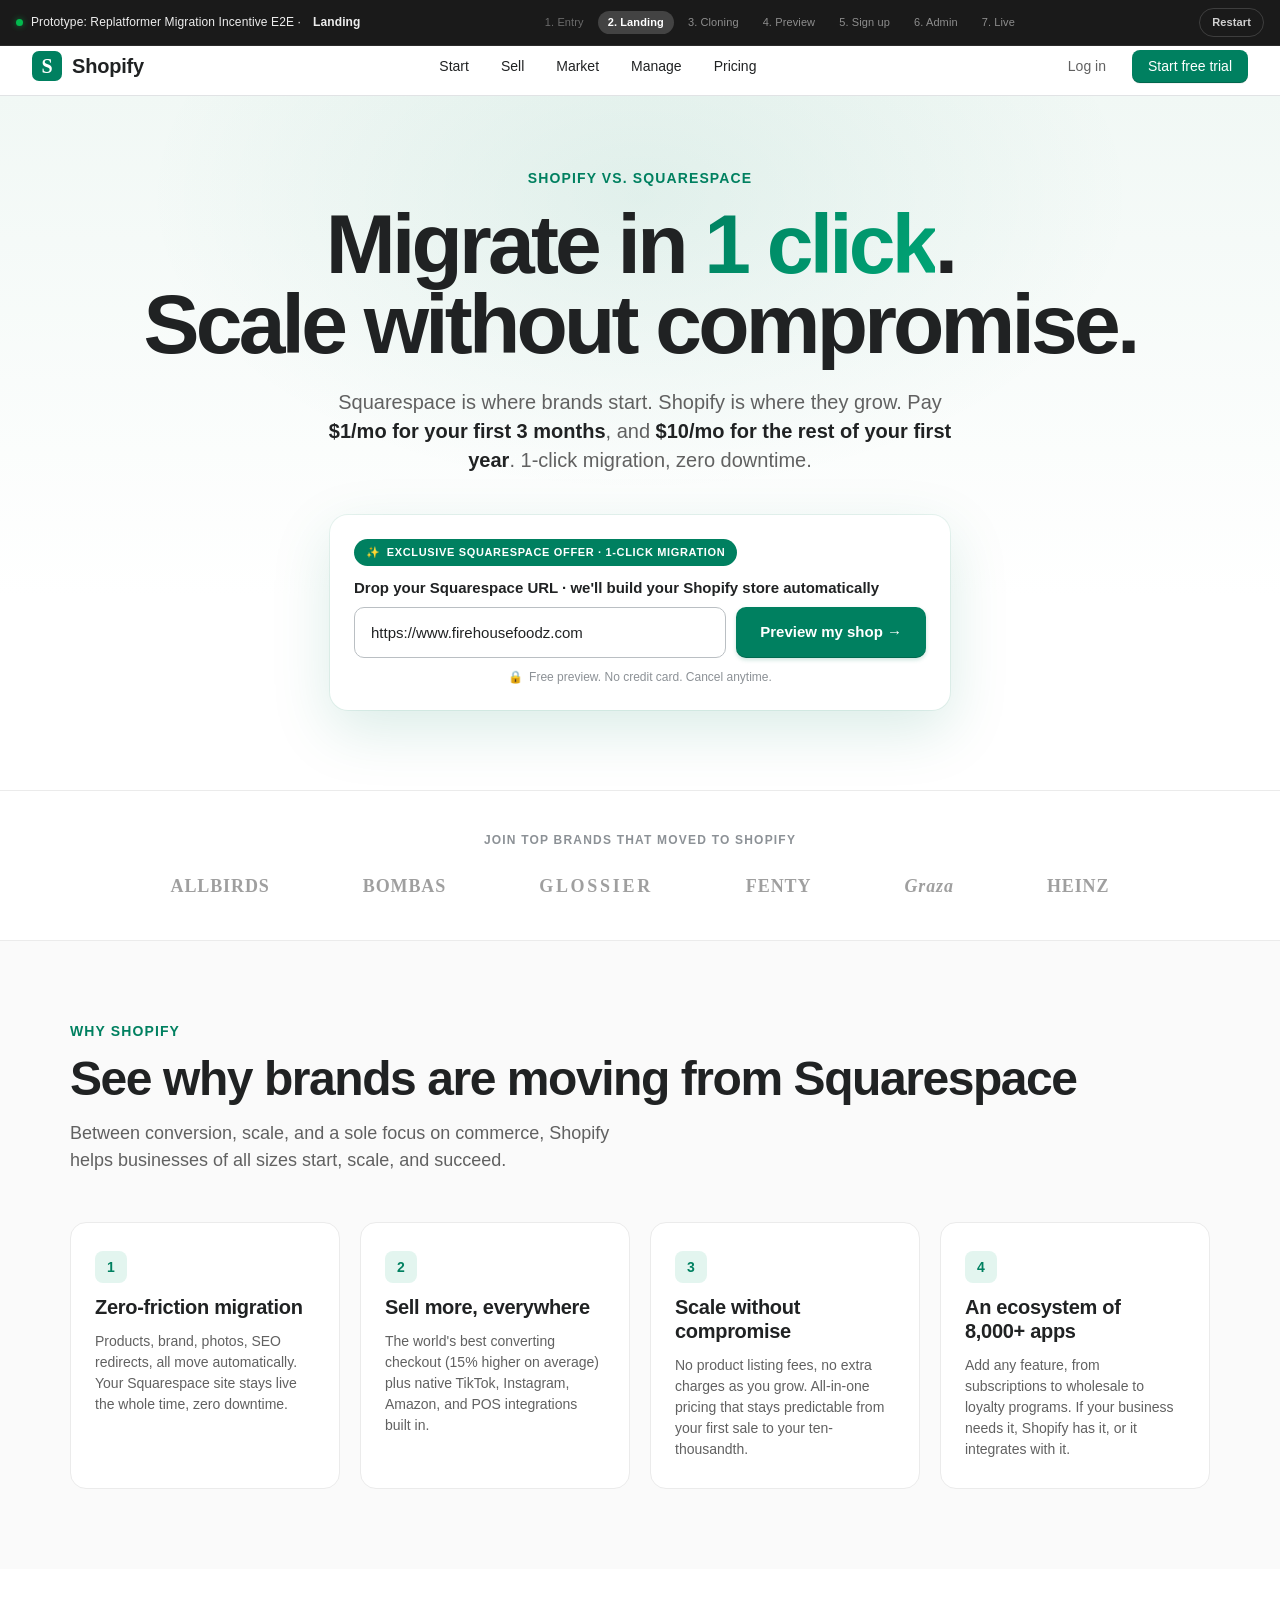
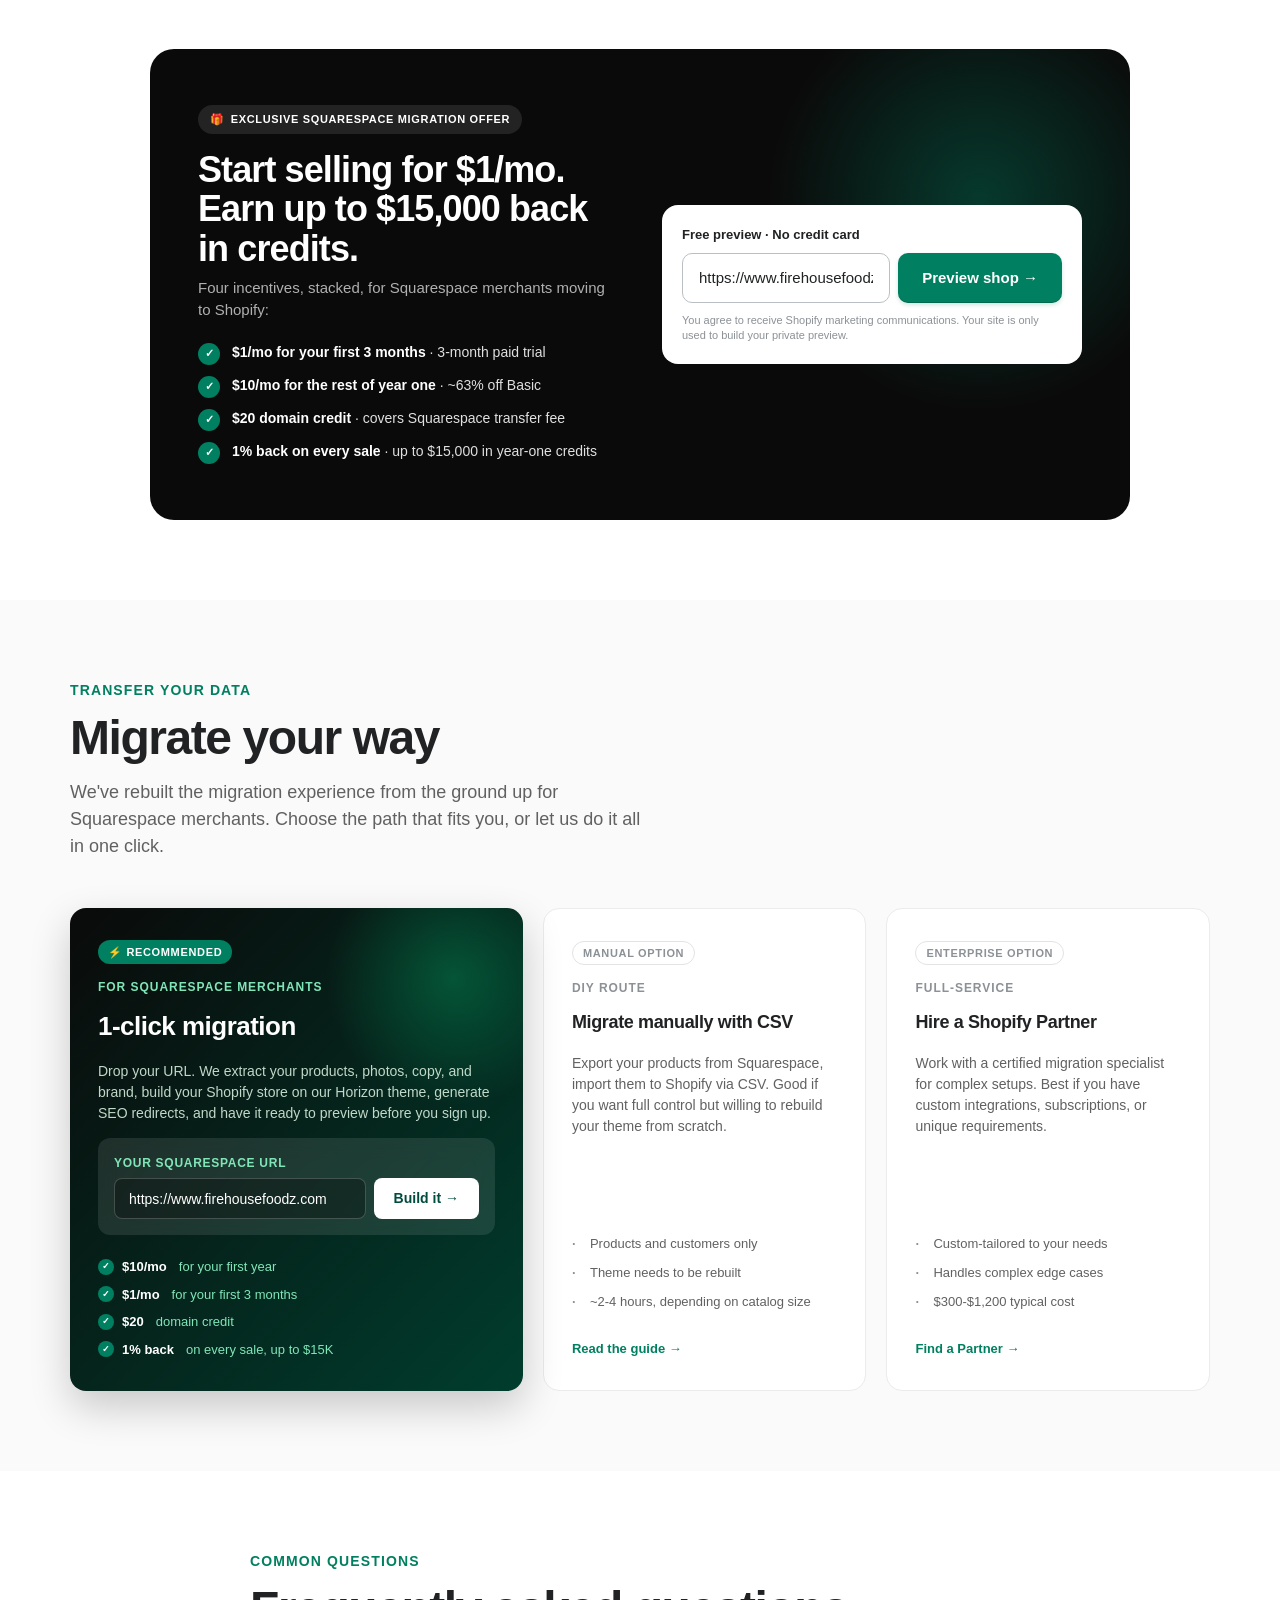
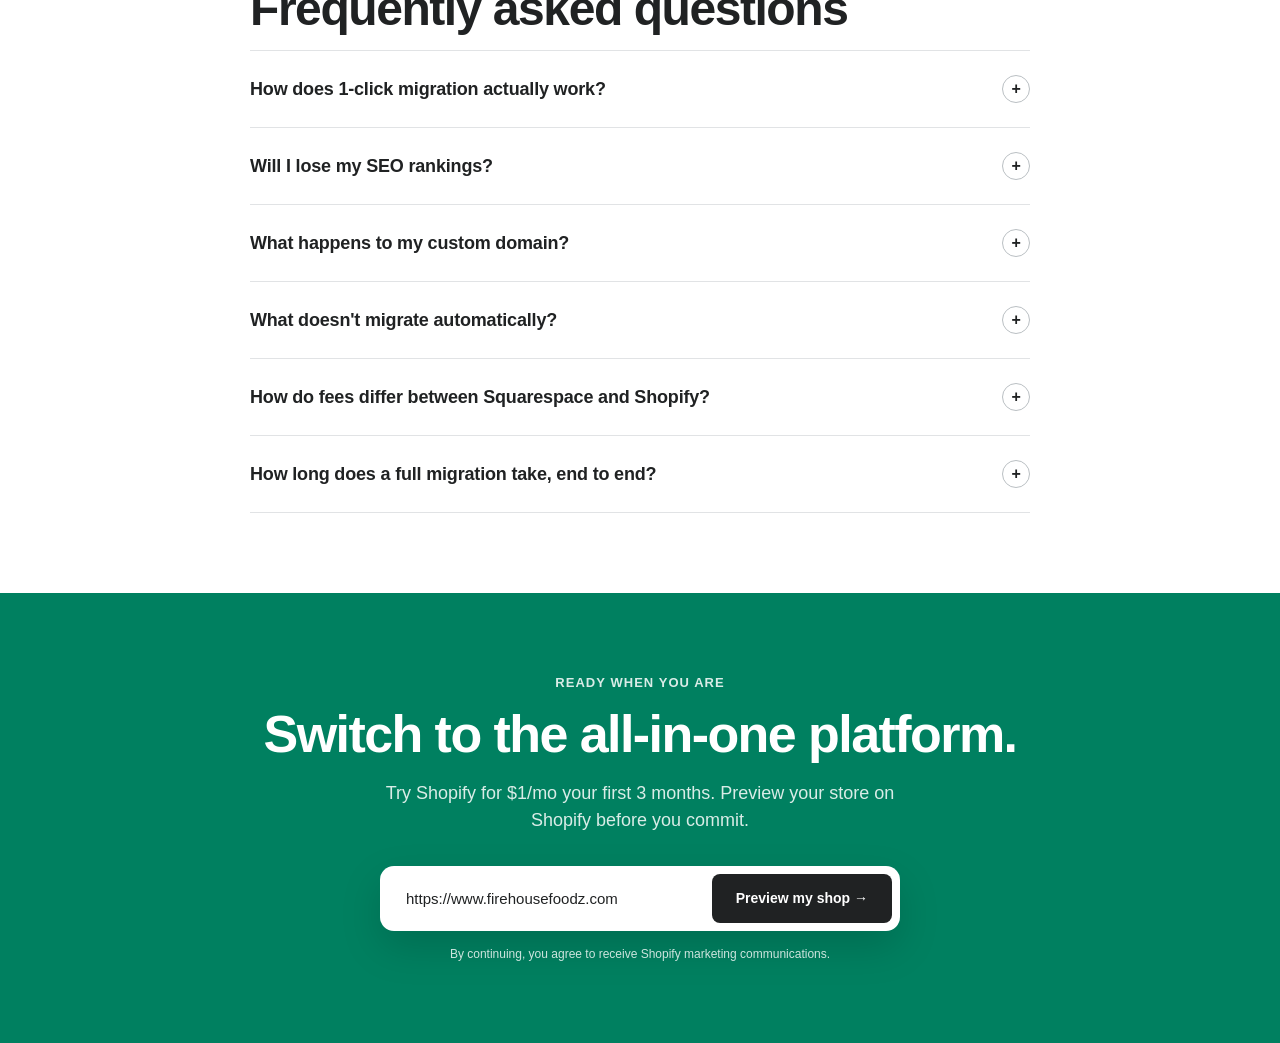
<file: landing.html>
<!DOCTYPE html>
<html lang="en">
<head>
  <meta charset="UTF-8">
  <meta name="viewport" content="width=device-width, initial-scale=1.0">
  <title>Shopify vs. Squarespace | Comparison · Shopify</title>
  <link rel="stylesheet" href="assets/styles.css">
</head>
<body>
  <section class="compare">
    <!-- Shopify brochure nav -->
    <nav class="compare__topnav">
      <a class="compare__topnav-logo">
        <span class="compare__topnav-logo-mark">S</span>
        Shopify
      </a>
      <div class="compare__topnav-links">
        <a>Start</a>
        <a>Sell</a>
        <a>Market</a>
        <a>Manage</a>
        <a>Pricing</a>
      </div>
      <div class="compare__topnav-actions">
        <a class="btn btn--ghost">Log in</a>
        <a href="auth.html" class="btn btn--primary">Start free trial</a>
      </div>
    </nav>

    <!-- HERO: Shopify vs Squarespace + embedded URL input -->
    <section class="compare__hero">
      <div class="compare__hero-wrap">
        <div class="compare__hero-eyebrow">Shopify vs. Squarespace</div>
        <h1 class="compare__hero-title">
          Migrate in <em>1 click</em>.<br>
          Scale without compromise.
        </h1>
        <p class="compare__hero-subtitle">
          Squarespace is where brands start. Shopify is where they grow. Pay <strong style="color: var(--ink-primary);">$1/mo for your first 3 months</strong>, and <strong style="color: var(--ink-primary);">$10/mo for the rest of your first year</strong>. 1-click migration, zero downtime.
        </p>

        <form class="compare__form-card" id="landing-form">
          <span class="compare__form-badge">
            <span>✨</span> Exclusive Squarespace offer · 1-click migration
          </span>
          <label class="compare__form-label" for="site-url">Drop your Squarespace URL · we'll build your Shopify store automatically</label>
          <div class="compare__form-group">
            <input
              type="url"
              id="site-url"
              class="compare__form-input"
              value="https://www.firehousefoodz.com"
              autocomplete="off"
              placeholder="https://yoursite.com"
            >
            <button type="submit" class="compare__form-submit">
              Preview my shop →
            </button>
          </div>
          <div class="compare__form-hint">
            <span>🔒</span> Free preview. No credit card. Cancel anytime.
          </div>
        </form>
      </div>
    </section>

    <!-- Brand logos bar -->
    <section class="compare__logos">
      <div class="compare__logos-title">Join top brands that moved to Shopify</div>
      <div class="compare__logos-row">
        <span class="compare__logo">ALLBIRDS</span>
        <span class="compare__logo">BOMBAS</span>
        <span class="compare__logo" style="letter-spacing: 0.15em;">GLOSSIER</span>
        <span class="compare__logo">FENTY</span>
        <span class="compare__logo" style="font-style: italic;">Graza</span>
        <span class="compare__logo" style="font-weight: 900;">HEINZ</span>
      </div>
    </section>

    <!-- Why Shopify: 4 reasons grid -->
    <section class="compare__why">
      <div class="compare__why-wrap">
        <div class="compare__section-eyebrow">Why Shopify</div>
        <h2 class="compare__section-title">See why brands are moving from Squarespace</h2>
        <p class="compare__section-sub">Between conversion, scale, and a sole focus on commerce, Shopify helps businesses of all sizes start, scale, and succeed.</p>

        <div class="compare__why-grid">
          <div class="compare__why-card">
            <div class="compare__why-card-num">1</div>
            <div class="compare__why-card-title">Zero-friction migration</div>
            <p class="compare__why-card-desc">Products, brand, photos, SEO redirects, all move automatically. Your Squarespace site stays live the whole time, zero downtime.</p>
          </div>
          <div class="compare__why-card">
            <div class="compare__why-card-num">2</div>
            <div class="compare__why-card-title">Sell more, everywhere</div>
            <p class="compare__why-card-desc">The world's best converting checkout (15% higher on average) plus native TikTok, Instagram, Amazon, and POS integrations built in.</p>
          </div>
          <div class="compare__why-card">
            <div class="compare__why-card-num">3</div>
            <div class="compare__why-card-title">Scale without compromise</div>
            <p class="compare__why-card-desc">No product listing fees, no extra charges as you grow. All-in-one pricing that stays predictable from your first sale to your ten-thousandth.</p>
          </div>
          <div class="compare__why-card">
            <div class="compare__why-card-num">4</div>
            <div class="compare__why-card-title">An ecosystem of 8,000+ apps</div>
            <p class="compare__why-card-desc">Add any feature, from subscriptions to wholesale to loyalty programs. If your business needs it, Shopify has it, or it integrates with it.</p>
          </div>
        </div>
      </div>
    </section>

    <!-- Mid-page offer banner -->
    <section class="compare__credits">
      <div class="compare__credits-wrap">
        <div class="compare__credits-content">
          <span class="compare__credits-eyebrow">
            <span>🎁</span>
            Exclusive Squarespace migration offer
          </span>
          <h2 class="compare__credits-title">Start selling for $1/mo.<br>Earn up to $15,000 back in credits.</h2>
          <p class="compare__credits-sub">Four incentives, stacked, for Squarespace merchants moving to Shopify:</p>
          <ul class="compare__credits-list">
            <li class="compare__credits-list-item">
              <span class="compare__credits-list-check">✓</span>
              <span><strong>$1/mo for your first 3 months</strong> · 3-month paid trial</span>
            </li>
            <li class="compare__credits-list-item">
              <span class="compare__credits-list-check">✓</span>
              <span><strong>$10/mo for the rest of year one</strong> · ~63% off Basic</span>
            </li>
            <li class="compare__credits-list-item">
              <span class="compare__credits-list-check">✓</span>
              <span><strong>$20 domain credit</strong> · covers Squarespace transfer fee</span>
            </li>
            <li class="compare__credits-list-item">
              <span class="compare__credits-list-check">✓</span>
              <span><strong>1% back on every sale</strong> · up to $15,000 in year-one credits</span>
            </li>
          </ul>
        </div>
        <div class="compare__credits-form">
          <label class="compare__credits-form-label">Free preview · No credit card</label>
          <div class="compare__credits-form-input-group">
            <input type="url" class="compare__form-input" placeholder="https://yoursite.squarespace.com" value="https://www.firehousefoodz.com" onkeydown="if(event.key==='Enter'){event.preventDefault();window.location.href='cloning.html';}">
            <button type="button" class="compare__form-submit" onclick="window.location.href='cloning.html'">Preview shop →</button>
          </div>
          <div class="compare__credits-form-hint">You agree to receive Shopify marketing communications. Your site is only used to build your private preview.</div>
        </div>
      </div>
    </section>

    <!-- Migrate your way (featured 1-click) -->
    <section class="compare__migrate">
      <div class="compare__migrate-wrap">
        <div class="compare__section-eyebrow">Transfer your data</div>
        <h2 class="compare__section-title">Migrate your way</h2>
        <p class="compare__section-sub">We've rebuilt the migration experience from the ground up for Squarespace merchants. Choose the path that fits you, or let us do it all in one click.</p>

        <div class="compare__migrate-grid">
          <!-- FEATURED: 1-click migration with URL input -->
          <article class="compare__migrate-card compare__migrate-card--featured">
            <span class="compare__migrate-card-tag">⚡ Recommended</span>
            <div class="compare__migrate-card-label">For Squarespace merchants</div>
            <h3 class="compare__migrate-card-title">1-click migration</h3>
            <p class="compare__migrate-card-desc">Drop your URL. We extract your products, photos, copy, and brand, build your Shopify store on our Horizon theme, generate SEO redirects, and have it ready to preview before you sign up.</p>

            <div class="compare__migrate-card-form">
              <div class="compare__migrate-card-form-label">Your Squarespace URL</div>
              <div class="compare__migrate-card-form-group">
                <input type="url" class="compare__migrate-card-form-input" placeholder="https://yoursite.com" value="https://www.firehousefoodz.com" onkeydown="if(event.key==='Enter'){event.preventDefault();window.location.href='cloning.html';}">
                <button type="button" class="compare__migrate-card-form-submit" onclick="window.location.href='cloning.html'">Build it →</button>
              </div>
            </div>

            <div class="compare__migrate-card-stack">
              <div class="compare__migrate-card-stack-item"><strong>$10/mo</strong> for your first year</div>
              <div class="compare__migrate-card-stack-item"><strong>$1/mo</strong> for your first 3 months</div>
              <div class="compare__migrate-card-stack-item"><strong>$20</strong> domain credit</div>
              <div class="compare__migrate-card-stack-item"><strong>1% back</strong> on every sale, up to $15K</div>
            </div>
          </article>

          <!-- Manual CSV -->
          <article class="compare__migrate-card">
            <span class="compare__migrate-card-tag compare__migrate-card-tag--secondary">Manual option</span>
            <div class="compare__migrate-card-label">DIY route</div>
            <h3 class="compare__migrate-card-title compare__migrate-card-title--sm">Migrate manually with CSV</h3>
            <p class="compare__migrate-card-desc">Export your products from Squarespace, import them to Shopify via CSV. Good if you want full control but willing to rebuild your theme from scratch.</p>
            <ul class="compare__migrate-card-secondary-list">
              <li>Products and customers only</li>
              <li>Theme needs to be rebuilt</li>
              <li>~2-4 hours, depending on catalog size</li>
            </ul>
            <a class="compare__migrate-card-link">Read the guide →</a>
          </article>

          <!-- Partner -->
          <article class="compare__migrate-card">
            <span class="compare__migrate-card-tag compare__migrate-card-tag--secondary">Enterprise option</span>
            <div class="compare__migrate-card-label">Full-service</div>
            <h3 class="compare__migrate-card-title compare__migrate-card-title--sm">Hire a Shopify Partner</h3>
            <p class="compare__migrate-card-desc">Work with a certified migration specialist for complex setups. Best if you have custom integrations, subscriptions, or unique requirements.</p>
            <ul class="compare__migrate-card-secondary-list">
              <li>Custom-tailored to your needs</li>
              <li>Handles complex edge cases</li>
              <li>$300-$1,200 typical cost</li>
            </ul>
            <a class="compare__migrate-card-link">Find a Partner →</a>
          </article>
        </div>
      </div>
    </section>

    <!-- FAQ -->
    <section class="compare__faq">
      <div class="compare__faq-wrap">
        <div class="compare__section-eyebrow">Common questions</div>
        <h2 class="compare__section-title">Frequently asked questions</h2>
        <div class="compare__faq-list">
          <details class="compare__faq-item">
            <summary class="compare__faq-q">
              <span>How does 1-click migration actually work?</span>
              <span class="compare__faq-q-icon">+</span>
            </summary>
            <div class="compare__faq-a">
              We scan your Squarespace site, extract products (including photos, descriptions, and prices), pull your brand assets (logo, color palette, fonts), and rebuild your store on Shopify using our Horizon theme. It happens automatically, and you see a working preview before you sign up. Your existing Squarespace site keeps running the whole time.
            </div>
          </details>
          <details class="compare__faq-item">
            <summary class="compare__faq-q">
              <span>Will I lose my SEO rankings?</span>
              <span class="compare__faq-q-icon">+</span>
            </summary>
            <div class="compare__faq-a">
              No. We auto-generate 301 redirects for every Squarespace URL that has traffic, so Google keeps crediting your new Shopify pages for the old rankings. Sitemap is regenerated automatically.
            </div>
          </details>
          <details class="compare__faq-item">
            <summary class="compare__faq-q">
              <span>What happens to my custom domain?</span>
              <span class="compare__faq-q-icon">+</span>
            </summary>
            <div class="compare__faq-a">
              Transferring your domain is one click once you're in admin. Your <code style="background: var(--surface-subdued); padding: 2px 6px; border-radius: 4px; font-size: 13px;">yoursite.com</code> stays live throughout, zero downtime. We give you step-by-step instructions, or let Sidekick (our AI assistant) handle the DNS for you. Your $20 domain credit covers the transfer fee.
            </div>
          </details>
          <details class="compare__faq-item">
            <summary class="compare__faq-q">
              <span>What doesn't migrate automatically?</span>
              <span class="compare__faq-q-icon">+</span>
            </summary>
            <div class="compare__faq-a">
              Subscriptions, memberships, and any Squarespace-specific integrations (like Acuity booking) don't migrate directly, since the data models are different. We flag these in your migration checklist so nothing surprises you after launch. Sidekick can help you set up Shopify equivalents.
            </div>
          </details>
          <details class="compare__faq-item">
            <summary class="compare__faq-q">
              <span>How do fees differ between Squarespace and Shopify?</span>
              <span class="compare__faq-q-icon">+</span>
            </summary>
            <div class="compare__faq-a">
              With this offer, your first year is $93 total on Shopify ($1/mo × 3, then $10/mo × 9) vs $324 on Squarespace Commerce. Plus you get 1% back on Shopify Payments sales (up to $15,000 in year-one credits) and a $20 domain credit. Shopify Payments has similar processing fees to Stripe, with slightly lower rates on higher plans.
            </div>
          </details>
          <details class="compare__faq-item">
            <summary class="compare__faq-q">
              <span>How long does a full migration take, end to end?</span>
              <span class="compare__faq-q-icon">+</span>
            </summary>
            <div class="compare__faq-a">
              The preview is built for you automatically. After you sign up, domain transfer takes ~6 hours to propagate DNS. Most Squarespace merchants are fully live on Shopify within 24 hours of starting the migration. Migrations using the manual CSV route typically take 2-4 hours of your time. Hiring a partner takes 1-3 weeks depending on complexity.
            </div>
          </details>
        </div>
      </div>
    </section>

    <!-- Final CTA -->
    <section class="compare__final">
      <div class="compare__final-wrap">
        <div class="compare__final-eyebrow">Ready when you are</div>
        <h2 class="compare__final-title">Switch to the all-in-one platform.</h2>
        <p class="compare__final-sub">Try Shopify for $1/mo your first 3 months. Preview your store on Shopify before you commit.</p>
        <form class="compare__final-form" onsubmit="event.preventDefault(); window.location.href='cloning.html';">
          <input type="url" placeholder="https://yoursite.squarespace.com" value="https://www.firehousefoodz.com">
          <button type="submit">Preview my shop →</button>
        </form>
        <p style="font-size: 12px; opacity: 0.8; margin-top: 14px;">By continuing, you agree to receive Shopify marketing communications.</p>
      </div>
    </section>
  </section>

  <script src="assets/script.js"></script>
</body>
</html>
</file>
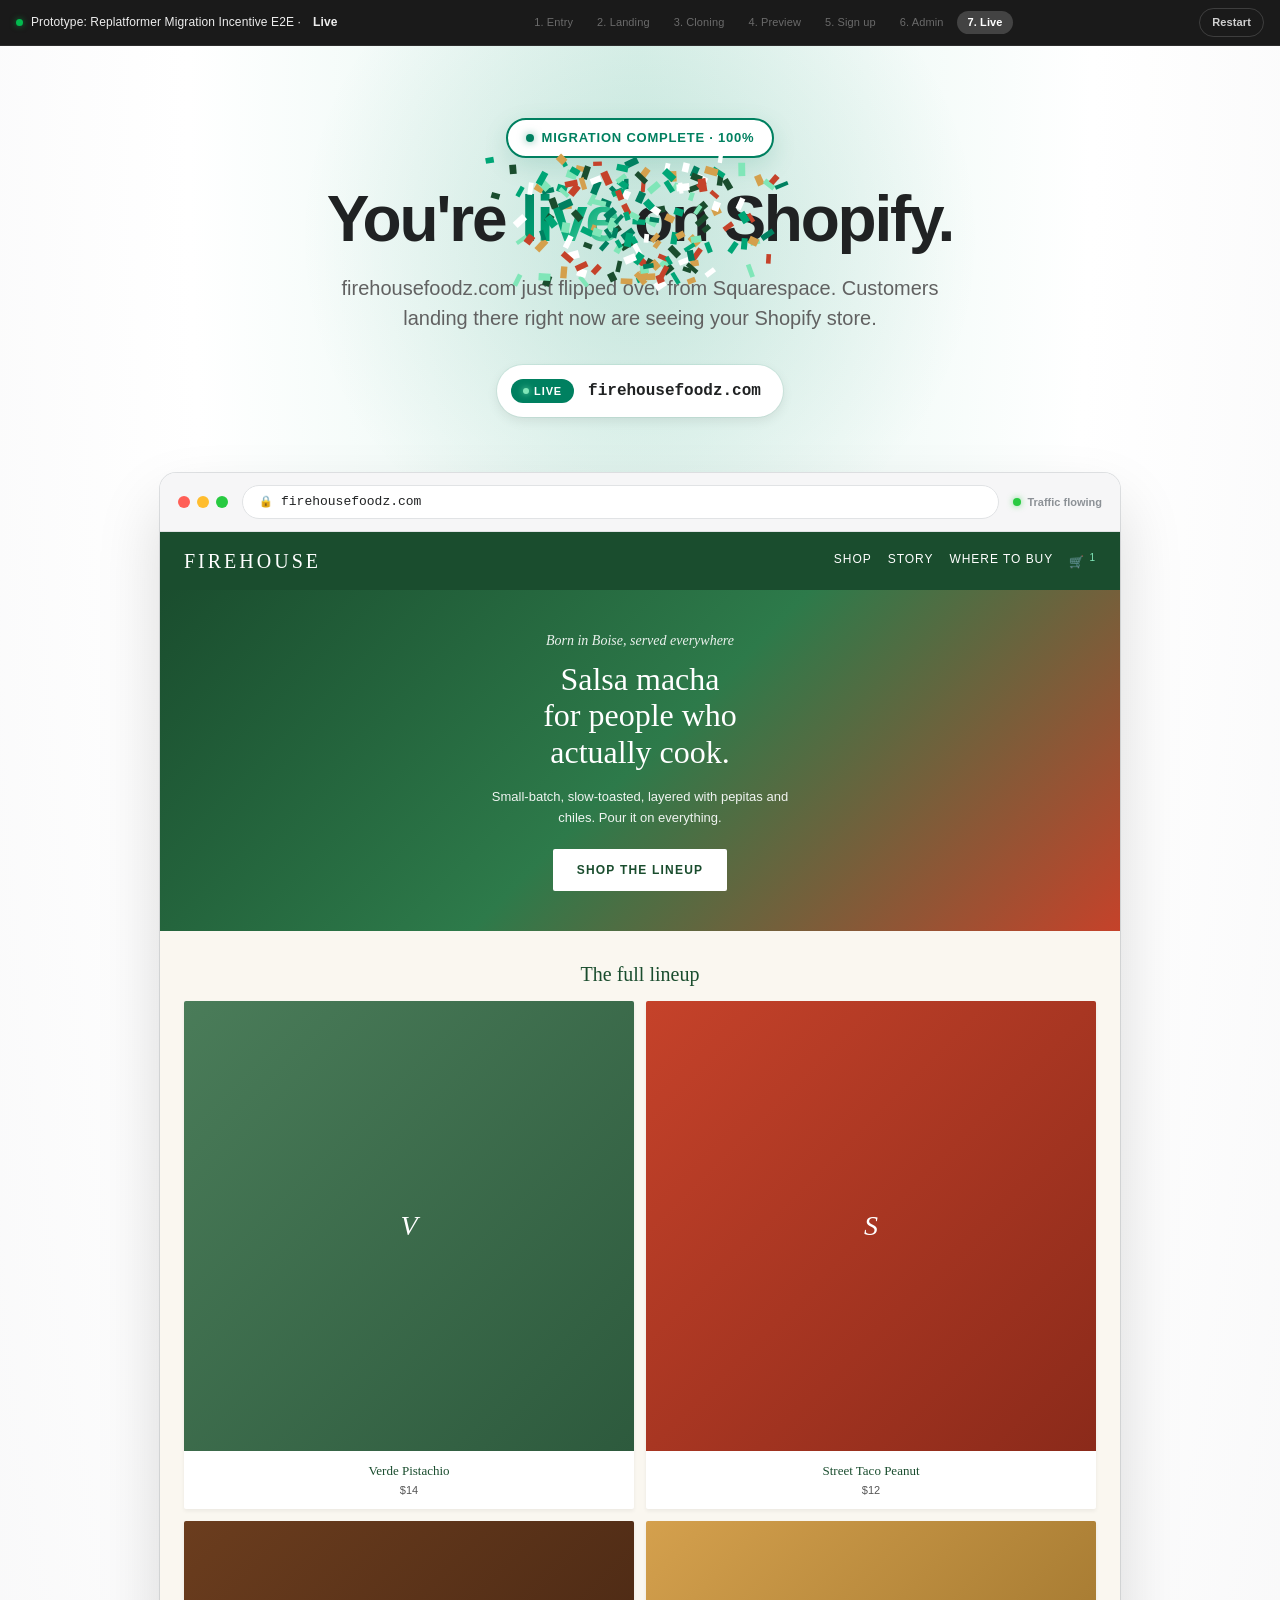
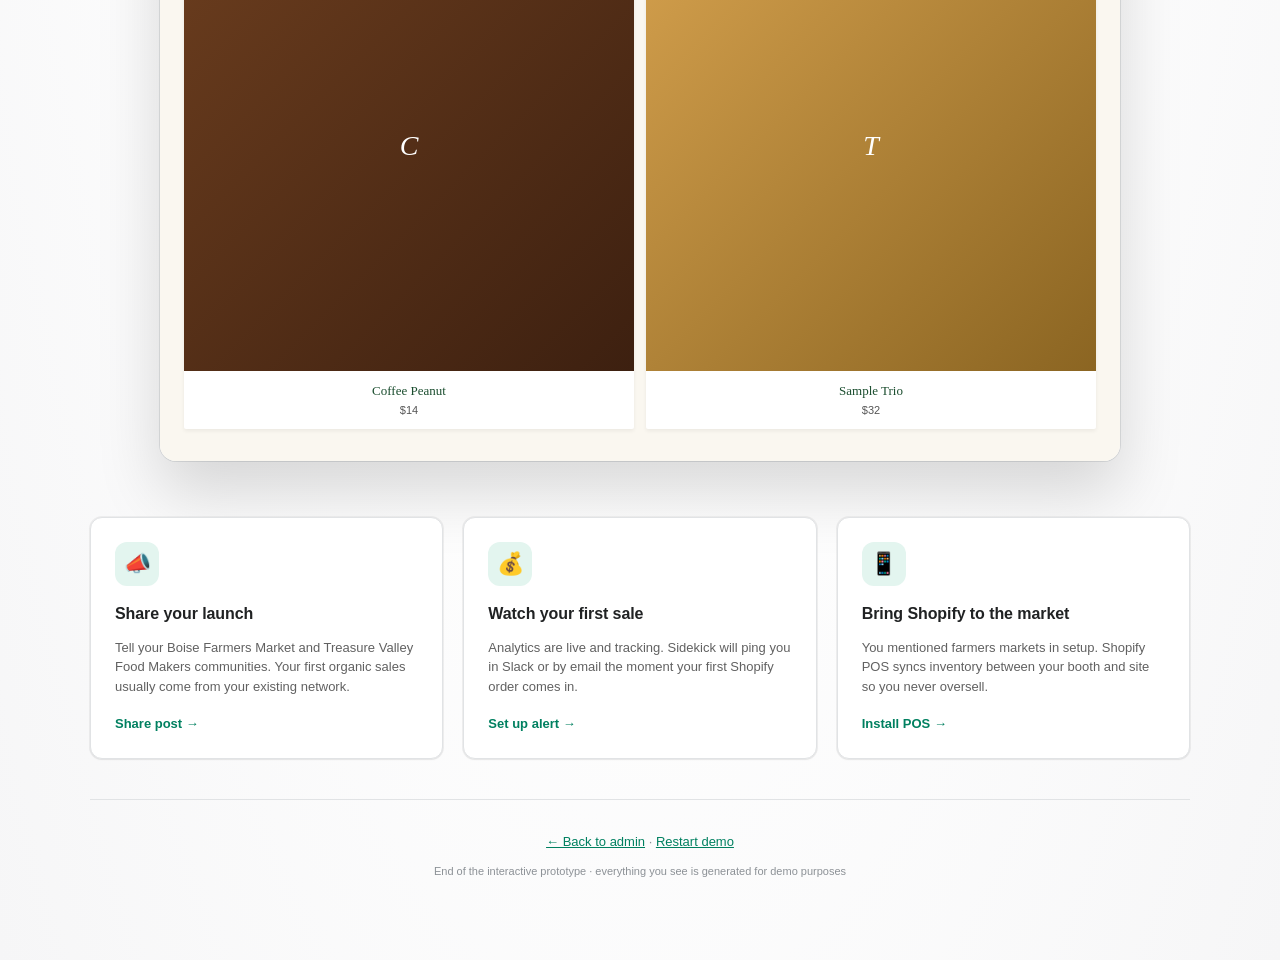
<file: live.html>
<!DOCTYPE html>
<html lang="en">
<head>
  <meta charset="UTF-8">
  <meta name="viewport" content="width=device-width, initial-scale=1.0">
  <title>You're live on Shopify · firehousefoodz.com</title>
  <link rel="stylesheet" href="assets/styles.css">
</head>
<body data-page="live">
  <canvas id="confetti-canvas"></canvas>

  <section class="live">
    <div class="live__wrap">
      <div class="live__hero">
        <div class="live__eyebrow">Migration complete · 100%</div>
        <h1 class="live__title">
          You're <em>live</em> on Shopify.
        </h1>
        <p class="live__subtitle">
          firehousefoodz.com just flipped over from Squarespace. Customers landing there right now are seeing your Shopify store.
        </p>
        <div class="live__domain-pill">
          <span class="live__domain-pill-badge">Live</span>
          firehousefoodz.com
        </div>
      </div>

      <div class="live__preview-wrap">
        <div class="live__preview-browser">
          <div class="live__preview-dots">
            <span class="live__preview-dot" style="background: #ff5f57;"></span>
            <span class="live__preview-dot" style="background: #ffbd2e;"></span>
            <span class="live__preview-dot" style="background: #28ca41;"></span>
          </div>
          <div class="live__preview-url">firehousefoodz.com</div>
          <div style="display: flex; gap: 6px; align-items: center; font-size: 11px; color: var(--ink-tertiary); font-weight: 600;">
            <span style="width: 8px; height: 8px; border-radius: 50%; background: #28ca41; box-shadow: 0 0 6px rgba(40, 202, 65, 0.6);"></span>
            Traffic flowing
          </div>
        </div>
        <div class="live__preview-body">
          <div class="preview__after-nav">
            <div class="preview__after-logo">FIREHOUSE</div>
            <div class="preview__after-nav-links">
              <span>Shop</span>
              <span>Story</span>
              <span>Where to Buy</span>
              <span>🛒 <sup style="color: #80e6b8;">1</sup></span>
            </div>
          </div>
          <div class="preview__after-hero">
            <div class="preview__after-hero-eyebrow">Born in Boise, served everywhere</div>
            <div class="preview__after-hero-title">Salsa macha<br>for people who<br>actually cook.</div>
            <p class="preview__after-hero-sub">
              Small-batch, slow-toasted, layered with pepitas and chiles. Pour it on everything.
            </p>
            <a class="preview__after-hero-btn">Shop the lineup</a>
          </div>
          <div class="preview__after-products-header">The full lineup</div>
          <div class="preview__after-products" style="padding-bottom: 32px;">
            <div class="preview__after-product">
              <div class="preview__after-product-img preview__after-product-img--verde">V</div>
              <div class="preview__after-product-body">
                <div class="preview__after-product-name">Verde Pistachio</div>
                <div class="preview__after-product-price">$14</div>
              </div>
            </div>
            <div class="preview__after-product">
              <div class="preview__after-product-img preview__after-product-img--street">S</div>
              <div class="preview__after-product-body">
                <div class="preview__after-product-name">Street Taco Peanut</div>
                <div class="preview__after-product-price">$12</div>
              </div>
            </div>
            <div class="preview__after-product">
              <div class="preview__after-product-img preview__after-product-img--coffee">C</div>
              <div class="preview__after-product-body">
                <div class="preview__after-product-name">Coffee Peanut</div>
                <div class="preview__after-product-price">$14</div>
              </div>
            </div>
            <div class="preview__after-product">
              <div class="preview__after-product-img preview__after-product-img--trio">T</div>
              <div class="preview__after-product-body">
                <div class="preview__after-product-name">Sample Trio</div>
                <div class="preview__after-product-price">$32</div>
              </div>
            </div>
          </div>
        </div>
      </div>

      <div class="live__nexts">
        <div class="live__next-card">
          <div class="live__next-card-icon">📣</div>
          <div class="live__next-card-title">Share your launch</div>
          <p class="live__next-card-desc">Tell your Boise Farmers Market and Treasure Valley Food Makers communities. Your first organic sales usually come from your existing network.</p>
          <a class="live__next-card-action">Share post →</a>
        </div>
        <div class="live__next-card">
          <div class="live__next-card-icon">💰</div>
          <div class="live__next-card-title">Watch your first sale</div>
          <p class="live__next-card-desc">Analytics are live and tracking. Sidekick will ping you in Slack or by email the moment your first Shopify order comes in.</p>
          <a class="live__next-card-action">Set up alert →</a>
        </div>
        <div class="live__next-card">
          <div class="live__next-card-icon">📱</div>
          <div class="live__next-card-title">Bring Shopify to the market</div>
          <p class="live__next-card-desc">You mentioned farmers markets in setup. Shopify POS syncs inventory between your booth and site so you never oversell.</p>
          <a class="live__next-card-action">Install POS →</a>
        </div>
      </div>

      <div class="live__footer">
        <a href="admin.html">← Back to admin</a> · <a href="index.html">Restart demo</a>
        <div style="margin-top: 12px; font-size: 11px;">End of the interactive prototype · everything you see is generated for demo purposes</div>
      </div>
    </div>
  </section>

  <script src="assets/script.js"></script>
</body>
</html>
</file>
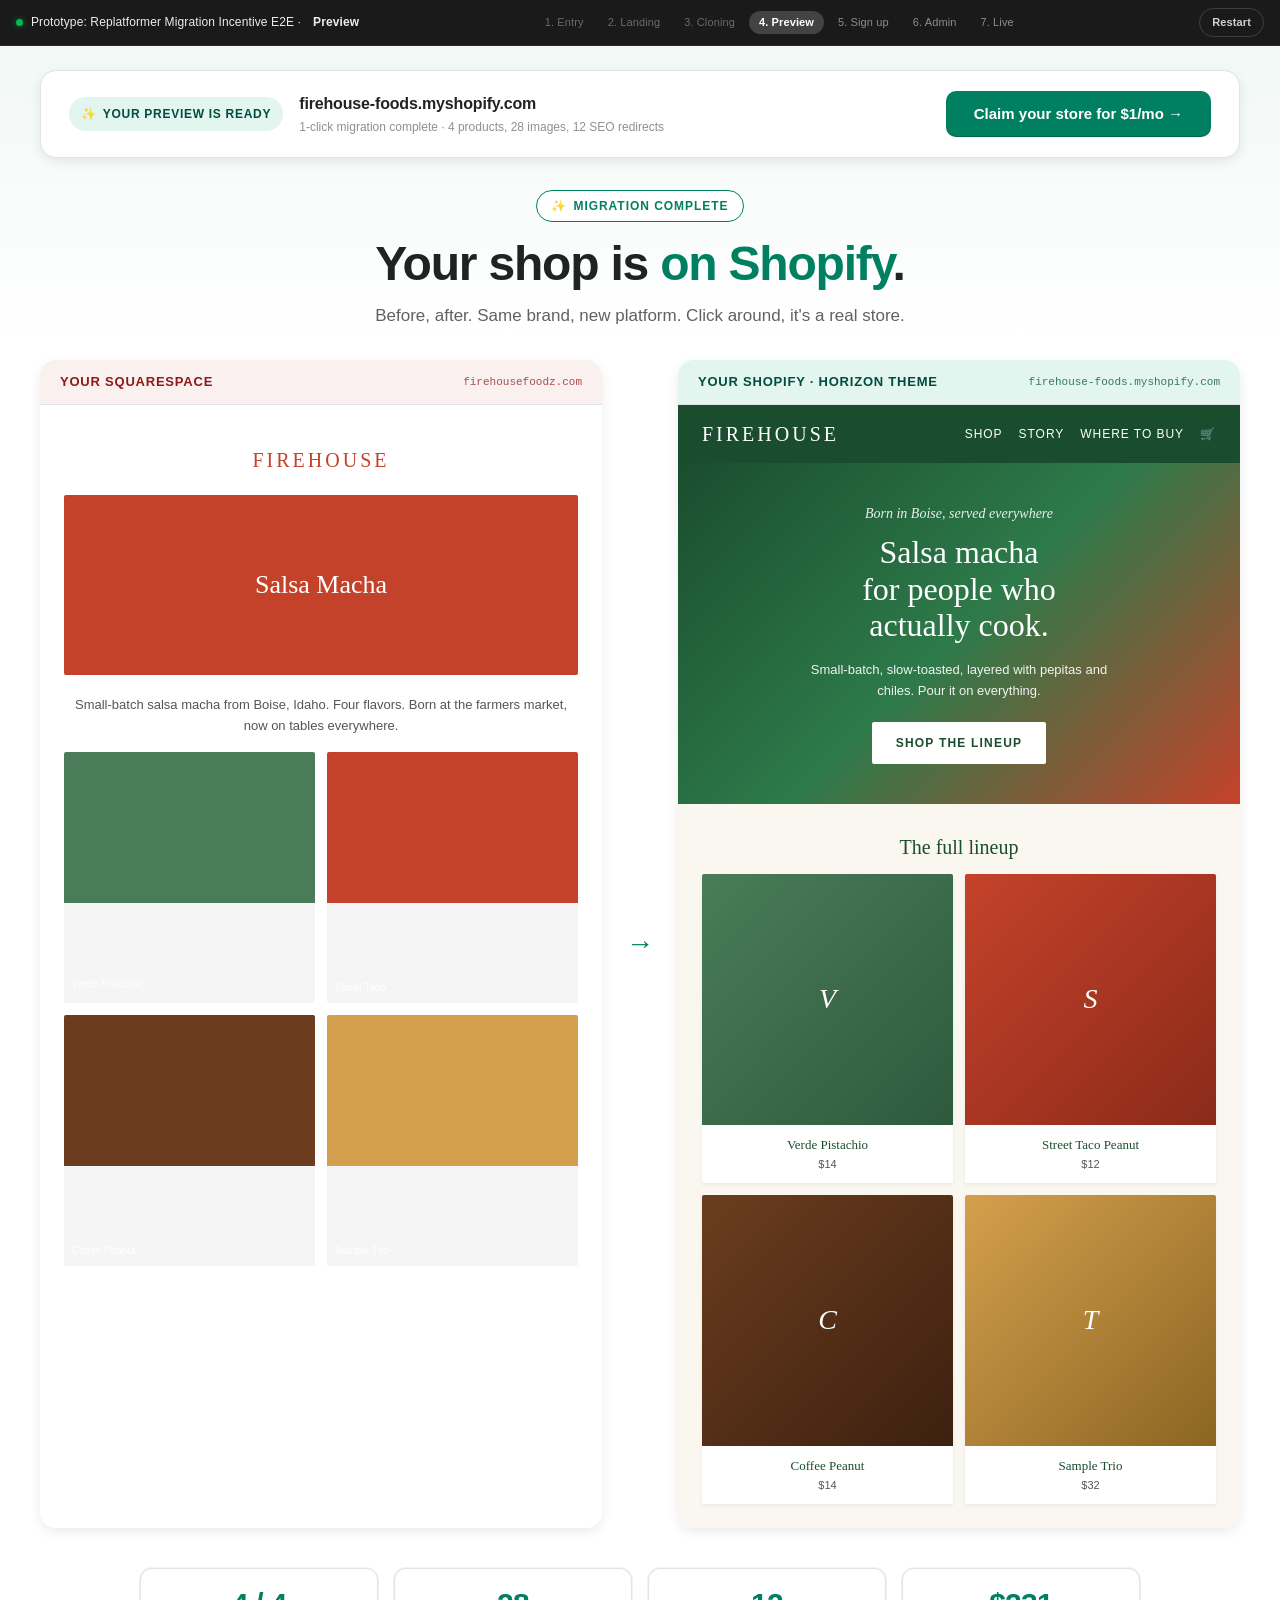
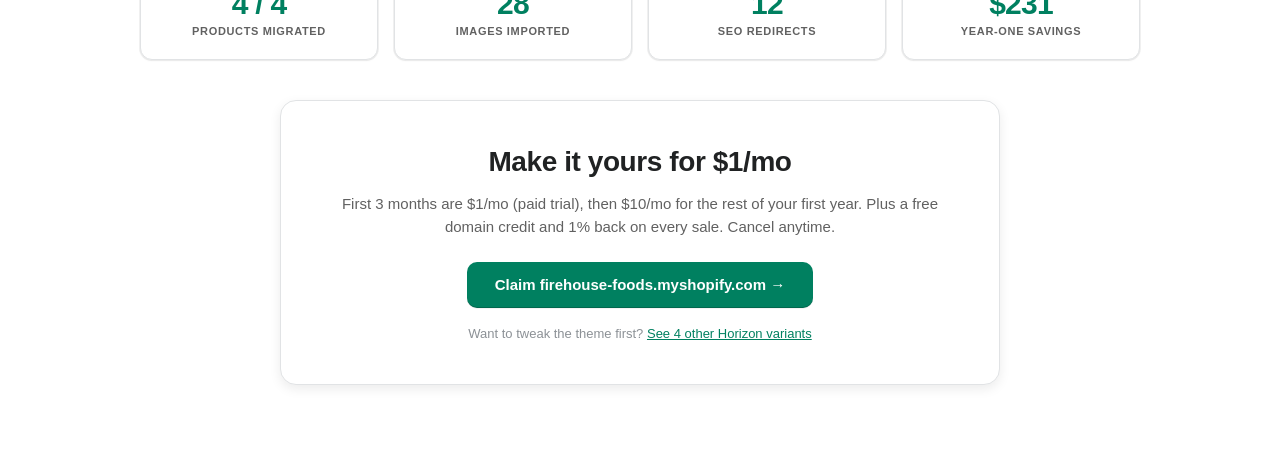
<file: preview.html>
<!DOCTYPE html>
<html lang="en">
<head>
  <meta charset="UTF-8">
  <meta name="viewport" content="width=device-width, initial-scale=1.0">
  <title>Your Shopify store is ready · Firehouse Foods</title>
  <link rel="stylesheet" href="assets/styles.css">
</head>
<body>
  <section class="preview">
    <!-- Top sticky CTA bar -->
    <div class="preview__sticky-cta">
      <div class="preview__sticky-meta">
        <div class="preview__sticky-badge">
          <span>✨</span> Your preview is ready
        </div>
        <div class="preview__sticky-text">
          <div class="preview__sticky-title">firehouse-foods.myshopify.com</div>
          <div class="preview__sticky-sub">1-click migration complete · 4 products, 28 images, 12 SEO redirects</div>
        </div>
      </div>
      <a href="auth.html" class="btn btn--primary btn--lg">Claim your store for $1/mo →</a>
    </div>

    <div class="preview__header">
      <div class="preview__eyebrow">
        <span>✨</span> Migration complete
      </div>
      <h1 class="preview__title">
        Your shop is <em>on Shopify</em>.
      </h1>
      <p class="preview__subtitle">
        Before, after. Same brand, new platform. Click around, it's a real store.
      </p>
    </div>

    <div class="preview__compare">
      <div class="preview__side preview__side--before">
        <div class="preview__side-header">
          <span class="preview__side-label">Your Squarespace</span>
          <span class="preview__side-url">firehousefoodz.com</span>
        </div>
        <div class="preview__side-body">
          <div class="preview__before">
            <div class="preview__before-logo">FIREHOUSE</div>
            <div class="preview__before-hero">Salsa Macha</div>
            <p class="preview__before-text">
              Small-batch salsa macha from Boise, Idaho. Four flavors. Born at the farmers market, now on tables everywhere.
            </p>
            <div class="preview__before-products">
              <div class="preview__before-product" style="background: linear-gradient(180deg, #4a7c59 60%, #f5f5f5 60%); color: #fff; padding-bottom: 12px; align-items: flex-end;">Verde Pistachio</div>
              <div class="preview__before-product" style="background: linear-gradient(180deg, #c5422a 60%, #f5f5f5 60%); color: #fff; align-items: flex-end;">Street Taco</div>
              <div class="preview__before-product" style="background: linear-gradient(180deg, #6b3d1e 60%, #f5f5f5 60%); color: #fff; align-items: flex-end;">Coffee Peanut</div>
              <div class="preview__before-product" style="background: linear-gradient(180deg, #d4a04d 60%, #f5f5f5 60%); color: #fff; align-items: flex-end;">Sample Trio</div>
            </div>
          </div>
        </div>
      </div>

      <div class="preview__compare-arrow">→</div>

      <div class="preview__side preview__side--after">
        <div class="preview__side-header">
          <span class="preview__side-label">Your Shopify · Horizon theme</span>
          <span class="preview__side-url">firehouse-foods.myshopify.com</span>
        </div>
        <div class="preview__side-body">
          <div class="preview__after">
            <div class="preview__after-nav">
              <div class="preview__after-logo">FIREHOUSE</div>
              <div class="preview__after-nav-links">
                <span>Shop</span>
                <span>Story</span>
                <span>Where to Buy</span>
                <span>🛒</span>
              </div>
            </div>
            <div class="preview__after-hero">
              <div class="preview__after-hero-eyebrow">Born in Boise, served everywhere</div>
              <div class="preview__after-hero-title">Salsa macha<br>for people who<br>actually cook.</div>
              <p class="preview__after-hero-sub">
                Small-batch, slow-toasted, layered with pepitas and chiles. Pour it on everything.
              </p>
              <a class="preview__after-hero-btn">Shop the lineup</a>
            </div>
            <div class="preview__after-products-header">The full lineup</div>
            <div class="preview__after-products">
              <div class="preview__after-product">
                <div class="preview__after-product-img preview__after-product-img--verde">V</div>
                <div class="preview__after-product-body">
                  <div class="preview__after-product-name">Verde Pistachio</div>
                  <div class="preview__after-product-price">$14</div>
                </div>
              </div>
              <div class="preview__after-product">
                <div class="preview__after-product-img preview__after-product-img--street">S</div>
                <div class="preview__after-product-body">
                  <div class="preview__after-product-name">Street Taco Peanut</div>
                  <div class="preview__after-product-price">$12</div>
                </div>
              </div>
              <div class="preview__after-product">
                <div class="preview__after-product-img preview__after-product-img--coffee">C</div>
                <div class="preview__after-product-body">
                  <div class="preview__after-product-name">Coffee Peanut</div>
                  <div class="preview__after-product-price">$14</div>
                </div>
              </div>
              <div class="preview__after-product">
                <div class="preview__after-product-img preview__after-product-img--trio">T</div>
                <div class="preview__after-product-body">
                  <div class="preview__after-product-name">Sample Trio</div>
                  <div class="preview__after-product-price">$32</div>
                </div>
              </div>
            </div>
          </div>
        </div>
      </div>
    </div>

    <div class="preview__wow-stats">
      <div class="preview__stat">
        <div class="preview__stat-value">4 / 4</div>
        <div class="preview__stat-label">Products migrated</div>
      </div>
      <div class="preview__stat">
        <div class="preview__stat-value">28</div>
        <div class="preview__stat-label">Images imported</div>
      </div>
      <div class="preview__stat">
        <div class="preview__stat-value">12</div>
        <div class="preview__stat-label">SEO redirects</div>
      </div>
      <div class="preview__stat">
        <div class="preview__stat-value">$231</div>
        <div class="preview__stat-label">Year-one savings</div>
      </div>
    </div>

    <div class="preview__cta">
      <h2 class="preview__cta-title">Make it yours for $1/mo</h2>
      <p class="preview__cta-sub">
        First 3 months are $1/mo (paid trial), then $10/mo for the rest of your first year. Plus a free domain credit and 1% back on every sale. Cancel anytime.
      </p>
      <a href="auth.html" class="btn btn--primary btn--lg">Claim firehouse-foods.myshopify.com →</a>
      <div style="margin-top: 16px; font-size: 13px; color: var(--ink-tertiary);">
        Want to tweak the theme first? <a href="#" style="color: var(--shopify-green); text-decoration: underline;">See 4 other Horizon variants</a>
      </div>
    </div>
  </section>

  <script src="assets/script.js"></script>
</body>
</html>
</file>
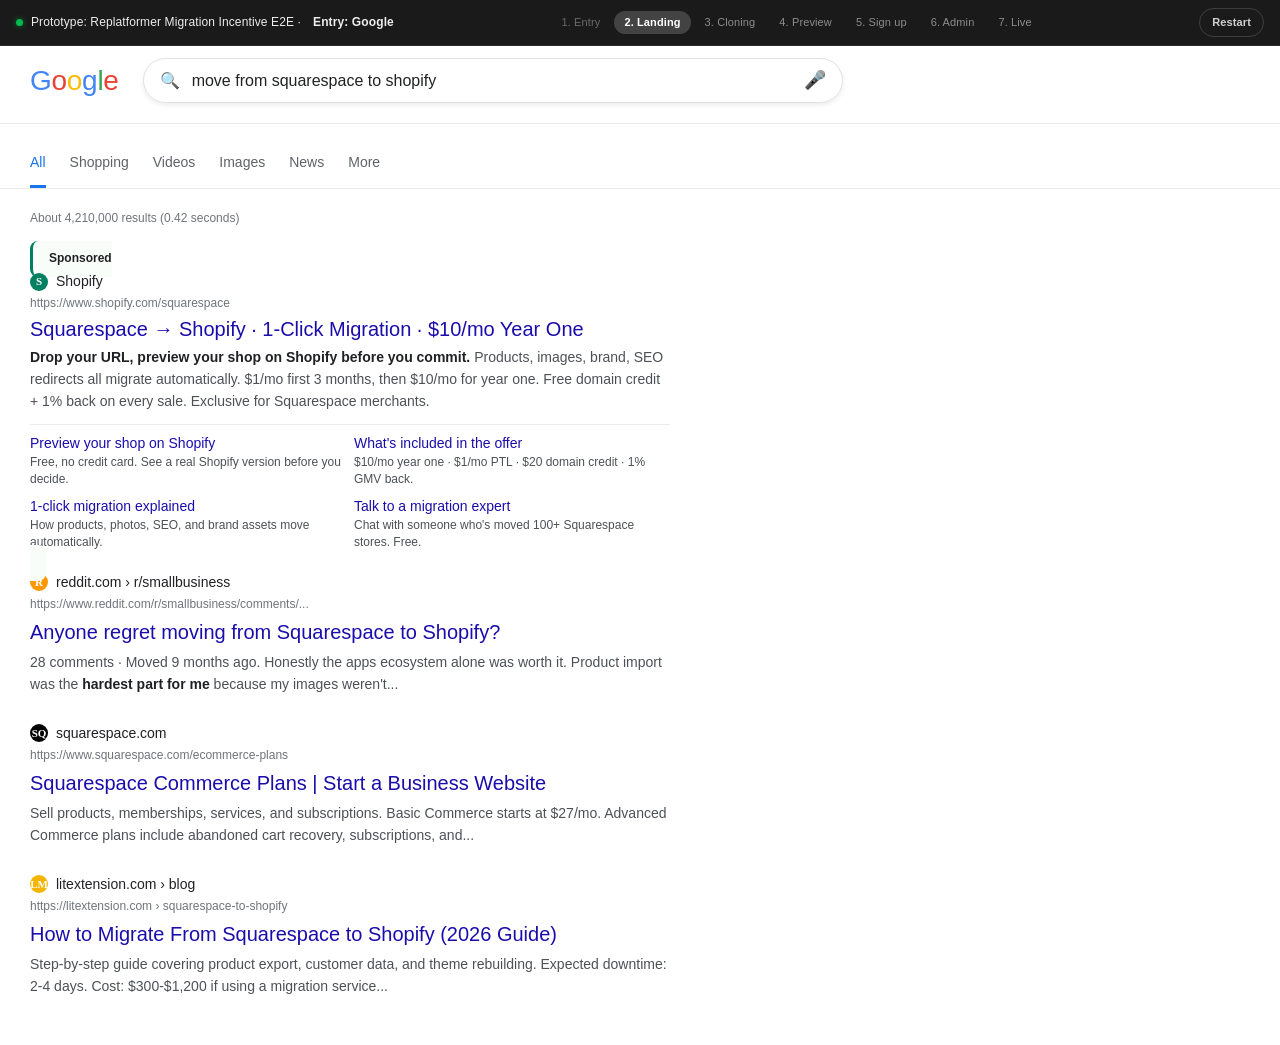
<file: sem.html>
<!DOCTYPE html>
<html lang="en">
<head>
  <meta charset="UTF-8">
  <meta name="viewport" content="width=device-width, initial-scale=1.0">
  <title>move from squarespace to shopify - Google Search</title>
  <link rel="stylesheet" href="assets/styles.css">
</head>
<body>
  <section class="google">
    <div class="google__topbar">
      <div class="google__logo"><span>G</span><span>o</span><span>o</span><span>g</span><span>l</span><span>e</span></div>
      <div class="google__search">
        <span class="google__search-icon">🔍</span>
        <div class="google__search-input">move from squarespace to shopify</div>
        <span class="google__search-mic">🎤</span>
      </div>
    </div>

    <div class="google__tabs">
      <span class="google__tab google__tab--active">All</span>
      <span class="google__tab">Shopping</span>
      <span class="google__tab">Videos</span>
      <span class="google__tab">Images</span>
      <span class="google__tab">News</span>
      <span class="google__tab">More</span>
    </div>

    <div class="google__results">
      <div class="google__stats">About 4,210,000 results (0.42 seconds)</div>

      <a href="landing.html" class="google__ad google__ad--shopify">
        <div class="google__ad-label"></div>
        <div class="google__ad-domain">
          <span class="google__ad-favicon">S</span>
          Shopify
        </div>
        <div class="google__ad-url">https://www.shopify.com/squarespace</div>
        <h3 class="google__ad-title">Squarespace → Shopify · 1-Click Migration · $10/mo Year One</h3>
        <p class="google__ad-desc">
          <strong>Drop your URL, preview your shop on Shopify before you commit.</strong> Products, images, brand, SEO redirects all migrate automatically. $1/mo first 3 months, then $10/mo for year one. Free domain credit + 1% back on every sale. Exclusive for Squarespace merchants.
        </p>
        <div class="google__ad-sitelinks">
          <div>
            <div class="google__ad-sitelink-title">Preview your shop on Shopify</div>
            <div class="google__ad-sitelink-desc">Free, no credit card. See a real Shopify version before you decide.</div>
          </div>
          <div>
            <div class="google__ad-sitelink-title">What's included in the offer</div>
            <div class="google__ad-sitelink-desc">$10/mo year one · $1/mo PTL · $20 domain credit · 1% GMV back.</div>
          </div>
          <div>
            <div class="google__ad-sitelink-title">1-click migration explained</div>
            <div class="google__ad-sitelink-desc">How products, photos, SEO, and brand assets move automatically.</div>
          </div>
          <div>
            <div class="google__ad-sitelink-title">Talk to a migration expert</div>
            <div class="google__ad-sitelink-desc">Chat with someone who's moved 100+ Squarespace stores. Free.</div>
          </div>
        </div>
        <span class="google__ad-cta-hint">Preview your shop →</span>
      </a>

      <div class="google__organic">
        <div class="google__ad-domain">
          <span class="google__ad-favicon" style="background:#ff9800;">R</span>
          reddit.com › r/smallbusiness
        </div>
        <div class="google__ad-url">https://www.reddit.com/r/smallbusiness/comments/...</div>
        <h3 class="google__organic-title">Anyone regret moving from Squarespace to Shopify?</h3>
        <p class="google__ad-desc">
          28 comments · Moved 9 months ago. Honestly the apps ecosystem alone was worth it. Product import was the <strong>hardest part for me</strong> because my images weren't...
        </p>
      </div>

      <div class="google__organic">
        <div class="google__ad-domain">
          <span class="google__ad-favicon" style="background:#000;color:#fff;">SQ</span>
          squarespace.com
        </div>
        <div class="google__ad-url">https://www.squarespace.com/ecommerce-plans</div>
        <h3 class="google__organic-title">Squarespace Commerce Plans | Start a Business Website</h3>
        <p class="google__ad-desc">
          Sell products, memberships, services, and subscriptions. Basic Commerce starts at $27/mo. Advanced Commerce plans include abandoned cart recovery, subscriptions, and...
        </p>
      </div>

      <div class="google__organic">
        <div class="google__ad-domain">
          <span class="google__ad-favicon" style="background:#f4b400;color:#fff;">LM</span>
          litextension.com › blog
        </div>
        <div class="google__ad-url">https://litextension.com › squarespace-to-shopify</div>
        <h3 class="google__organic-title">How to Migrate From Squarespace to Shopify (2026 Guide)</h3>
        <p class="google__ad-desc">
          Step-by-step guide covering product export, customer data, and theme rebuilding. Expected downtime: 2-4 days. Cost: $300-$1,200 if using a migration service...
        </p>
      </div>
    </div>
  </section>

  <script src="assets/script.js"></script>
</body>
</html>
</file>
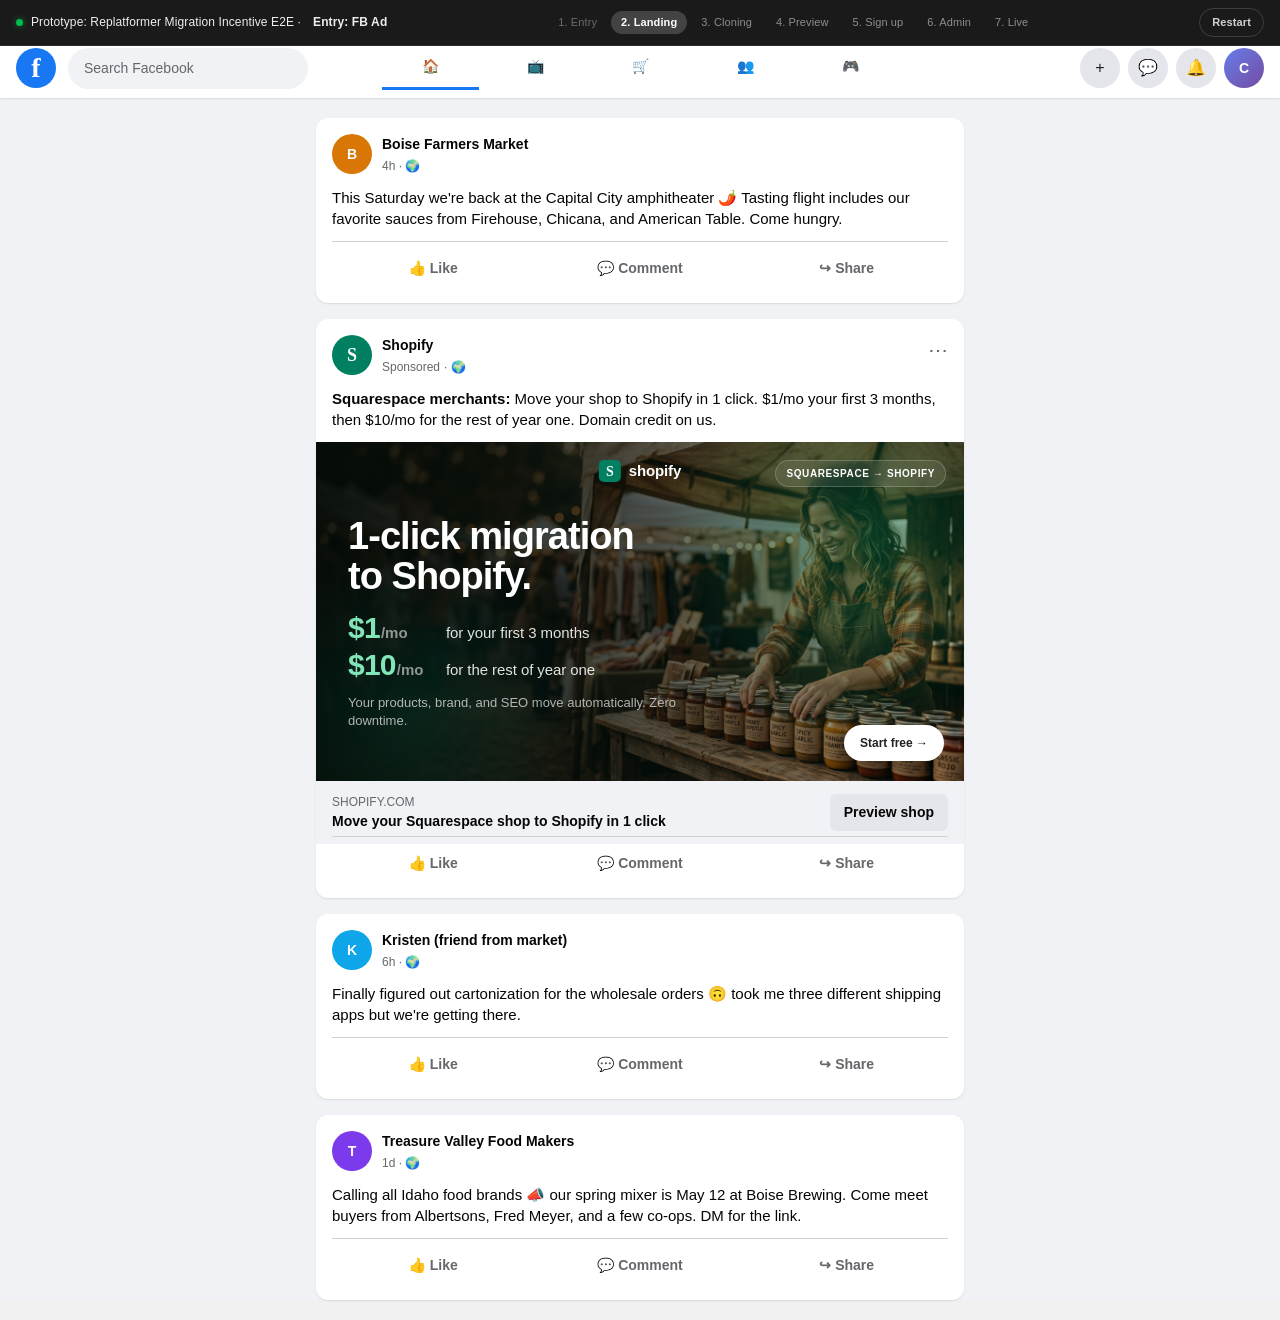
<file: social.html>
<!DOCTYPE html>
<html lang="en">
<head>
  <meta charset="UTF-8">
  <meta name="viewport" content="width=device-width, initial-scale=1.0">
  <title>Facebook · Feed</title>
  <link rel="stylesheet" href="assets/styles.css">
</head>
<body>
  <section class="fb">
    <div class="fb__topbar">
      <div class="fb__topbar-left">
        <div class="fb__logo">f</div>
        <div class="fb__search">Search Facebook</div>
      </div>
      <div class="fb__nav">
        <a class="fb__nav-item fb__nav-item--active">🏠</a>
        <a class="fb__nav-item">📺</a>
        <a class="fb__nav-item">🛒</a>
        <a class="fb__nav-item">👥</a>
        <a class="fb__nav-item">🎮</a>
      </div>
      <div class="fb__me">
        <div class="fb__icon-btn">+</div>
        <div class="fb__icon-btn">💬</div>
        <div class="fb__icon-btn">🔔</div>
        <div class="fb__avatar">C</div>
      </div>
    </div>

    <div class="fb__feed">
      <article class="fb__post">
        <div class="fb__post-header">
          <div class="fb__post-avatar" style="background: #d97706;">B</div>
          <div class="fb__post-meta">
            <div class="fb__post-name">Boise Farmers Market</div>
            <div class="fb__post-sub">4h · 🌍</div>
          </div>
        </div>
        <p class="fb__post-text">
          This Saturday we're back at the Capital City amphitheater 🌶️ Tasting flight includes our favorite sauces from Firehouse, Chicana, and American Table. Come hungry.
        </p>
        <div class="fb__post-actions">
          <a class="fb__post-action">👍 Like</a>
          <a class="fb__post-action">💬 Comment</a>
          <a class="fb__post-action">↪ Share</a>
        </div>
      </article>

      <article class="fb__post" id="shopify-ad">
        <div class="fb__post-header">
          <div class="fb__post-avatar" style="background: var(--shopify-green); font-family: Georgia, serif; font-size: 18px; font-weight: 900;">S</div>
          <div class="fb__post-meta">
            <div class="fb__post-name">Shopify</div>
            <div class="fb__post-sub">
              <span class="fb__post-sponsored">Sponsored</span>
              <span>· 🌍</span>
            </div>
          </div>
          <div style="font-size: 20px; color: #65676b;">⋯</div>
        </div>

        <p class="fb__post-text">
          <strong>Squarespace merchants:</strong> Move your shop to Shopify in 1 click. $1/mo your first 3 months, then $10/mo for the rest of year one. Domain credit on us.
        </p>

        <a href="landing.html" style="display: block; color: inherit;">
          <div class="fb__post-image">
            <div class="fb__post-image-brand">
              <span class="fb__post-image-brand-bag">S</span>
              <span class="fb__post-image-brand-word">shopify</span>
            </div>
            <div class="fb__post-image-badge">Squarespace → Shopify</div>
            <div class="fb__post-image-content">
              <div class="fb__post-image-headline">1-click migration<br>to Shopify.</div>
              <div class="fb__post-image-offer">
                <div class="fb__post-image-offer-row">
                  <span class="fb__post-image-offer-price">$1<span>/mo</span></span>
                  <span class="fb__post-image-offer-when">for your first 3 months</span>
                </div>
                <div class="fb__post-image-offer-row">
                  <span class="fb__post-image-offer-price">$10<span>/mo</span></span>
                  <span class="fb__post-image-offer-when">for the rest of year one</span>
                </div>
              </div>
              <div class="fb__post-image-sub">
                Your products, brand, and SEO move automatically. Zero downtime.
              </div>
            </div>
            <span class="fb__post-image-cta">Start free →</span>
          </div>

          <div class="fb__post-cta">
            <div class="fb__post-cta-meta">
              <div class="fb__post-cta-url">SHOPIFY.COM</div>
              <div class="fb__post-cta-title">Move your Squarespace shop to Shopify in 1 click</div>
            </div>
            <div class="fb__post-cta-btn">Preview shop</div>
          </div>
        </a>

        <div class="fb__post-actions">
          <a class="fb__post-action">👍 Like</a>
          <a class="fb__post-action">💬 Comment</a>
          <a class="fb__post-action">↪ Share</a>
        </div>
      </article>

      <article class="fb__post">
        <div class="fb__post-header">
          <div class="fb__post-avatar" style="background: #0ea5e9;">K</div>
          <div class="fb__post-meta">
            <div class="fb__post-name">Kristen (friend from market)</div>
            <div class="fb__post-sub">6h · 🌍</div>
          </div>
        </div>
        <p class="fb__post-text">
          Finally figured out cartonization for the wholesale orders 🙃 took me three different shipping apps but we're getting there.
        </p>
        <div class="fb__post-actions">
          <a class="fb__post-action">👍 Like</a>
          <a class="fb__post-action">💬 Comment</a>
          <a class="fb__post-action">↪ Share</a>
        </div>
      </article>

      <article class="fb__post">
        <div class="fb__post-header">
          <div class="fb__post-avatar" style="background: #7c3aed;">T</div>
          <div class="fb__post-meta">
            <div class="fb__post-name">Treasure Valley Food Makers</div>
            <div class="fb__post-sub">1d · 🌍</div>
          </div>
        </div>
        <p class="fb__post-text">
          Calling all Idaho food brands 📣 our spring mixer is May 12 at Boise Brewing. Come meet buyers from Albertsons, Fred Meyer, and a few co-ops. DM for the link.
        </p>
        <div class="fb__post-actions">
          <a class="fb__post-action">👍 Like</a>
          <a class="fb__post-action">💬 Comment</a>
          <a class="fb__post-action">↪ Share</a>
        </div>
      </article>
    </div>
  </section>

  <script src="assets/script.js"></script>
</body>
</html>
</file>
<file: assets/styles.css>
/* ============================================
   Replatformer Migration Incentive - E2E Prototype
   v2: Shopify admin-playground inspired design
   ============================================ */

:root {
  /* Shopify brand */
  --shopify-green: #008060;
  --shopify-green-dark: #004c3f;
  --shopify-green-light: #e3f5ef;
  --shopify-green-bg: #f1f8f5;

  /* Polaris-inspired neutrals */
  --ink: #1a1a1a;
  --ink-primary: #202223;
  --ink-secondary: #616161;
  --ink-tertiary: #8c9196;
  --ink-subdued: #6d7175;

  /* Surfaces */
  --surface: #ffffff;
  --surface-subdued: #fafbfb;
  --surface-hovered: #f6f6f7;
  --surface-pressed: #edeeef;
  --page-bg: #f1f1f1;

  /* Borders */
  --border: #e1e3e5;
  --border-subdued: #ebebeb;
  --border-strong: #babfc3;

  /* Brand partners (for realistic surfaces) */
  --brand-squarespace: #000000;
  --brand-gmail-red: #c5221f;
  --brand-gmail-blue: #1a73e8;
  --brand-fb-blue: #1877f2;
  --brand-google-blue: #1a73e8;
  --brand-critical: #d72c0d;
  --brand-warning: #b98900;
  --brand-success: #008060;

  /* Typography */
  --font-sans: "Inter", -apple-system, BlinkMacSystemFont, "Segoe UI", Roboto, Helvetica, Arial, sans-serif;
  --font-display: "Inter", -apple-system, BlinkMacSystemFont, "Segoe UI", sans-serif;
  --font-mono: "SF Mono", Monaco, "Cascadia Code", monospace;

  /* Radius */
  --radius-sm: 6px;
  --radius-md: 8px;
  --radius-lg: 12px;
  --radius-xl: 16px;

  /* Shadow (Polaris-esque) */
  --shadow-card: 0 0 0 1px rgba(26, 26, 26, 0.05), 0 1px 2px rgba(26, 26, 26, 0.05);
  --shadow-sm: 0 1px 2px rgba(0, 0, 0, 0.04), 0 1px 3px rgba(0, 0, 0, 0.06);
  --shadow-md: 0 4px 12px rgba(0, 0, 0, 0.08);
  --shadow-lg: 0 20px 40px rgba(0, 0, 0, 0.12);
  --shadow-popover: 0 0 0 1px rgba(26, 26, 26, 0.05), 0 8px 16px rgba(26, 26, 26, 0.1);
}

* { box-sizing: border-box; margin: 0; padding: 0; }

html, body {
  font-family: var(--font-sans);
  color: var(--ink-primary);
  background: var(--page-bg);
  line-height: 1.5;
  -webkit-font-smoothing: antialiased;
  min-height: 100vh;
  font-size: 14px;
}

a { color: inherit; text-decoration: none; }
button { font: inherit; cursor: pointer; border: none; background: none; color: inherit; }
img { max-width: 100%; display: block; }

/* ============================================
   Prototype Chrome
   ============================================ */

.proto-topbar {
  position: fixed;
  top: 0; left: 0; right: 0;
  z-index: 1000;
  background: #1a1a1a;
  color: #fff;
  padding: 8px 16px;
  display: flex;
  align-items: center;
  justify-content: space-between;
  font-size: 12px;
  font-weight: 500;
  letter-spacing: 0.01em;
  border-bottom: 1px solid rgba(255, 255, 255, 0.08);
}

.proto-topbar__label {
  display: flex;
  align-items: center;
  gap: 8px;
  opacity: 0.92;
}

.proto-topbar__dot {
  width: 7px; height: 7px; border-radius: 50%;
  background: #00c853;
  box-shadow: 0 0 6px rgba(0, 200, 83, 0.6);
  animation: pulse 2s infinite;
}

@keyframes pulse {
  0%, 100% { opacity: 1; }
  50% { opacity: 0.5; }
}

.proto-topbar__nav {
  display: flex;
  gap: 4px;
  align-items: center;
}

.proto-topbar__step {
  padding: 3px 10px;
  border-radius: 999px;
  font-size: 11px;
  opacity: 0.5;
  transition: all 0.2s;
}

.proto-topbar__step--active {
  background: rgba(255, 255, 255, 0.18);
  opacity: 1;
  font-weight: 600;
}

.proto-topbar__step--done { opacity: 0.35; }

.proto-topbar__actions {
  display: flex;
  gap: 10px;
  align-items: center;
}

.proto-topbar__btn {
  color: #fff;
  padding: 5px 12px;
  border-radius: 999px;
  font-size: 11px;
  opacity: 0.8;
  transition: all 0.2s;
  border: 1px solid rgba(255, 255, 255, 0.2);
  font-weight: 600;
}

.proto-topbar__btn:hover {
  opacity: 1;
  background: rgba(255, 255, 255, 0.1);
}

body.has-proto-chrome { padding-top: 38px; }

/* ============================================
   Layout primitives
   ============================================ */

.container {
  max-width: 1200px;
  margin: 0 auto;
  padding: 0 24px;
}

.container--narrow { max-width: 680px; }
.container--medium { max-width: 900px; }

.stack { display: flex; flex-direction: column; gap: 16px; }
.stack--sm { gap: 8px; }
.stack--lg { gap: 24px; }
.stack--xl { gap: 40px; }

.row { display: flex; gap: 16px; align-items: center; }
.row--spread { justify-content: space-between; }
.row--center { justify-content: center; }

/* ============================================
   Buttons (Polaris-inspired)
   ============================================ */

.btn {
  display: inline-flex;
  align-items: center;
  justify-content: center;
  gap: 6px;
  padding: 8px 16px;
  border-radius: var(--radius-md);
  font-weight: 500;
  font-size: 14px;
  transition: all 0.1s;
  white-space: nowrap;
  line-height: 1.2;
  box-shadow: 0 1px 0 rgba(26, 26, 26, 0.05);
}

.btn--primary {
  background: var(--shopify-green);
  color: #fff;
  box-shadow: inset 0 -1px 0 rgba(0, 0, 0, 0.2), 0 1px 0 rgba(26, 26, 26, 0.05);
}

.btn--primary:hover {
  background: var(--shopify-green-dark);
}

.btn--secondary {
  background: var(--surface);
  color: var(--ink-primary);
  border: 1px solid var(--border-strong);
}

.btn--secondary:hover { background: var(--surface-hovered); }

.btn--ghost { background: transparent; color: var(--ink-secondary); box-shadow: none; }
.btn--ghost:hover { color: var(--ink); background: var(--surface-hovered); }

.btn--lg {
  padding: 14px 28px;
  font-size: 15px;
  border-radius: 10px;
  font-weight: 600;
}

.btn--block { width: 100%; }

/* ============================================
   Entry selector
   ============================================ */

.selector {
  min-height: calc(100vh - 38px);
  display: flex;
  flex-direction: column;
  justify-content: center;
  padding: 60px 24px;
  background: linear-gradient(180deg, #fff 0%, #f6f6f7 100%);
}

.selector__hero {
  text-align: center;
  max-width: 760px;
  margin: 0 auto 56px;
}

.selector__eyebrow {
  text-transform: uppercase;
  letter-spacing: 0.08em;
  font-size: 12px;
  font-weight: 600;
  color: var(--shopify-green);
  margin-bottom: 16px;
}

.selector__title {
  font-size: 48px;
  font-weight: 700;
  line-height: 1.1;
  letter-spacing: -0.025em;
  margin-bottom: 16px;
  color: var(--ink-primary);
}

.selector__subtitle {
  font-size: 18px;
  color: var(--ink-secondary);
  line-height: 1.5;
}

.selector__grid {
  display: grid;
  grid-template-columns: repeat(3, 1fr);
  gap: 20px;
  max-width: 1080px;
  margin: 0 auto;
}

@media (max-width: 900px) {
  .selector__grid { grid-template-columns: 1fr; }
}

.selector__card {
  background: var(--surface);
  border: 1px solid var(--border);
  border-radius: var(--radius-lg);
  padding: 28px 24px;
  transition: all 0.2s;
  cursor: pointer;
  display: flex;
  flex-direction: column;
  gap: 14px;
  text-align: left;
  box-shadow: var(--shadow-card);
}

.selector__card:hover {
  border-color: var(--shopify-green);
  transform: translateY(-4px);
  box-shadow: var(--shadow-lg);
}

.selector__card-icon {
  width: 44px;
  height: 44px;
  border-radius: 10px;
  display: flex;
  align-items: center;
  justify-content: center;
  font-size: 22px;
  font-weight: 700;
  color: #fff;
}

.selector__card-icon--email {
  background: linear-gradient(135deg, #ea4335, #fbbc05);
}

.selector__card-icon--social {
  background: var(--brand-fb-blue);
}

.selector__card-icon--sem {
  background: #fff;
  color: #4285f4;
  border: 1px solid var(--border);
}

.selector__card-title {
  font-size: 18px;
  font-weight: 600;
  letter-spacing: -0.01em;
  color: var(--ink-primary);
}

.selector__card-desc {
  font-size: 13px;
  color: var(--ink-secondary);
  line-height: 1.5;
}

.selector__card-hook {
  margin-top: auto;
  padding-top: 14px;
  border-top: 1px solid var(--border-subdued);
  font-size: 12px;
  color: var(--ink-tertiary);
  display: flex;
  align-items: center;
  gap: 6px;
  font-weight: 500;
}

.selector__footer {
  text-align: center;
  margin-top: 64px;
  font-size: 12px;
  color: var(--ink-tertiary);
  line-height: 1.8;
}

.selector__footer a {
  color: var(--shopify-green);
  text-decoration: underline;
}

/* ============================================
   Gmail surface
   ============================================ */

.gmail {
  min-height: calc(100vh - 38px);
  background: #f6f8fc;
  display: flex;
  flex-direction: column;
}

.gmail__topbar {
  background: #f6f8fc;
  padding: 8px 16px;
  display: flex;
  align-items: center;
  gap: 16px;
  border-bottom: 1px solid #e0e3e8;
}

.gmail__logo {
  display: flex;
  align-items: center;
  gap: 8px;
  font-size: 22px;
  font-weight: 400;
  color: #5f6368;
}

.gmail__logo-icon { width: 36px; height: 36px; }

.gmail__search {
  flex: 1;
  max-width: 720px;
  background: #eaf1fb;
  border-radius: 8px;
  padding: 10px 16px;
  color: #70757a;
  font-size: 14px;
}

.gmail__body {
  display: grid;
  grid-template-columns: 240px 1fr;
  flex: 1;
}

.gmail__sidebar { padding: 16px 8px; }

.gmail__compose {
  background: #c2e7ff;
  color: #001d35;
  padding: 14px 24px;
  border-radius: 16px;
  font-weight: 500;
  font-size: 14px;
  display: inline-flex;
  align-items: center;
  gap: 12px;
  margin-bottom: 16px;
}

.gmail__folder {
  display: flex;
  align-items: center;
  gap: 16px;
  padding: 8px 16px;
  border-radius: 0 16px 16px 0;
  font-size: 14px;
  color: #202124;
}

.gmail__folder--active { background: #d3e3fd; font-weight: 700; }
.gmail__folder-count { margin-left: auto; font-size: 12px; color: #5f6368; }

.gmail__main {
  background: #fff;
  border-radius: 16px 0 0 0;
  margin-right: 0;
  padding: 16px 0;
}

.gmail__list-item {
  display: grid;
  grid-template-columns: 32px 180px 1fr 80px;
  gap: 16px;
  padding: 10px 20px;
  border-bottom: 1px solid #f1f3f4;
  align-items: center;
  font-size: 14px;
  cursor: pointer;
}

.gmail__list-item:hover { box-shadow: inset 1px 0 0 #dadce0, inset -1px 0 0 #dadce0, 0 1px 2px rgba(60,64,67,.3); }
.gmail__list-item--unread { font-weight: 700; background: #fafbfc; }

.gmail__list-item--highlight {
  background: #fef7e0;
  border-left: 4px solid #f9ab00;
  padding-left: 16px;
}

.gmail__star { color: #dadce0; }
.gmail__star--active { color: #f9ab00; }

.gmail__sender { white-space: nowrap; overflow: hidden; text-overflow: ellipsis; }
.gmail__preview { display: flex; gap: 8px; overflow: hidden; }
.gmail__subject { white-space: nowrap; overflow: hidden; text-overflow: ellipsis; }
.gmail__snippet { color: #5f6368; white-space: nowrap; overflow: hidden; text-overflow: ellipsis; font-weight: 400; }
.gmail__time { color: #5f6368; font-size: 12px; text-align: right; }

.gmail__email { max-width: 900px; margin: 0 auto; padding: 24px 40px; background: #fff; }

.gmail__email-subject {
  font-size: 22px;
  font-weight: 400;
  color: #202124;
  margin-bottom: 20px;
}

.gmail__email-header {
  display: flex;
  gap: 16px;
  align-items: flex-start;
  padding-bottom: 16px;
  border-bottom: 1px solid #f1f3f4;
  margin-bottom: 24px;
}

.gmail__email-avatar {
  width: 40px;
  height: 40px;
  border-radius: 50%;
  background: var(--shopify-green);
  color: #fff;
  display: flex;
  align-items: center;
  justify-content: center;
  font-weight: 600;
  font-size: 16px;
  flex-shrink: 0;
  font-family: Georgia, serif;
}

.gmail__email-meta { flex: 1; font-size: 14px; }
.gmail__email-from { font-weight: 600; color: #202124; }
.gmail__email-to { color: #5f6368; font-size: 13px; margin-top: 2px; }
.gmail__email-date { color: #5f6368; font-size: 13px; }

.gmail__email-body { font-size: 15px; line-height: 1.65; color: #202124; }
.gmail__email-body p { margin-bottom: 16px; }
.gmail__email-body strong { font-weight: 700; }

.gmail__email-cta { margin: 28px 0; text-align: center; }

.gmail__email-offer {
  background: var(--shopify-green-light);
  border: 1px solid var(--shopify-green);
  border-radius: 12px;
  padding: 24px;
  margin: 24px 0;
}

.gmail__email-offer-list {
  list-style: none;
  display: flex;
  flex-direction: column;
  gap: 10px;
  margin-top: 12px;
}

.gmail__email-offer-item {
  display: flex;
  gap: 10px;
  align-items: flex-start;
  font-size: 14px;
}

.gmail__email-offer-check {
  width: 20px;
  height: 20px;
  border-radius: 50%;
  background: var(--shopify-green);
  color: #fff;
  display: flex;
  align-items: center;
  justify-content: center;
  font-size: 11px;
  flex-shrink: 0;
  font-weight: 700;
  margin-top: 1px;
}

.gmail__email-offer-title {
  font-weight: 700;
  font-size: 15px;
  color: var(--shopify-green-dark);
  margin-bottom: 4px;
}

.gmail__email-offer-sub {
  font-size: 13px;
  color: var(--ink-secondary);
}

.gmail__email-signature {
  margin-top: 32px;
  padding-top: 20px;
  border-top: 1px solid #f1f3f4;
  font-size: 14px;
  color: #5f6368;
  line-height: 1.6;
}

/* ============================================
   Facebook/Meta surface
   ============================================ */

.fb { min-height: calc(100vh - 38px); background: #f0f2f5; }

.fb__topbar {
  background: #fff;
  padding: 8px 16px;
  display: grid;
  grid-template-columns: 320px 1fr 320px;
  align-items: center;
  box-shadow: 0 1px 2px rgba(0, 0, 0, 0.1);
  position: sticky;
  top: 38px;
  z-index: 10;
}

.fb__logo {
  width: 40px;
  height: 40px;
  background: var(--brand-fb-blue);
  border-radius: 50%;
  color: #fff;
  font-size: 28px;
  font-weight: 900;
  font-family: Georgia, serif;
  display: flex;
  align-items: center;
  justify-content: center;
  flex-shrink: 0;
}

.fb__topbar-left { display: flex; gap: 12px; align-items: center; }

.fb__search {
  background: #f0f2f5;
  border-radius: 999px;
  padding: 10px 16px;
  color: #65676b;
  font-size: 14px;
  flex: 1;
  max-width: 240px;
}

.fb__nav { display: flex; justify-content: center; gap: 8px; }

.fb__nav-item {
  padding: 10px 40px;
  color: #65676b;
  border-radius: 8px;
  transition: background 0.15s;
}

.fb__nav-item:hover { background: #f0f2f5; }

.fb__nav-item--active {
  color: var(--brand-fb-blue);
  border-bottom: 3px solid var(--brand-fb-blue);
  border-radius: 0;
}

.fb__me { display: flex; justify-content: flex-end; gap: 8px; align-items: center; }

.fb__icon-btn {
  width: 40px;
  height: 40px;
  background: #e4e6eb;
  border-radius: 50%;
  display: flex;
  align-items: center;
  justify-content: center;
  font-size: 16px;
}

.fb__avatar {
  width: 40px;
  height: 40px;
  border-radius: 50%;
  background: linear-gradient(135deg, #667eea, #764ba2);
  display: flex;
  align-items: center;
  justify-content: center;
  color: #fff;
  font-weight: 600;
}

.fb__feed { max-width: 680px; margin: 20px auto; padding: 0 16px; }

.fb__post {
  background: #fff;
  border-radius: 12px;
  padding: 16px;
  margin-bottom: 16px;
  box-shadow: 0 1px 2px rgba(0, 0, 0, 0.1);
}

.fb__post-header {
  display: flex;
  gap: 10px;
  align-items: flex-start;
  margin-bottom: 12px;
}

.fb__post-avatar {
  width: 40px;
  height: 40px;
  border-radius: 50%;
  flex-shrink: 0;
  background: #ddd;
  display: flex;
  align-items: center;
  justify-content: center;
  font-weight: 600;
  color: #fff;
  font-size: 14px;
}

.fb__post-meta { flex: 1; font-size: 14px; }
.fb__post-name { font-weight: 600; color: #050505; }

.fb__post-sub {
  color: #65676b;
  font-size: 12px;
  display: flex;
  gap: 4px;
  align-items: center;
  margin-top: 2px;
}

.fb__post-sponsored { font-size: 12px; color: #65676b; font-weight: 400; }

.fb__post-text {
  font-size: 15px;
  margin-bottom: 12px;
  color: #050505;
  line-height: 1.4;
}

.fb__post-text strong { font-weight: 700; }

.fb__post-image {
  margin: 0 -16px;
  background-color: #0a0a0a;
  background-image:
    linear-gradient(90deg, rgba(5, 12, 8, 0.90) 0%, rgba(5, 12, 8, 0.70) 45%, rgba(5, 12, 8, 0.25) 100%),
    url("merchant-lifestyle-backdrop.png"),
    linear-gradient(140deg, #0a0a0a 0%, #12281e 55%, #003d2d 100%);
  background-size: cover, cover, cover;
  background-position: center, center, center;
  background-repeat: no-repeat, no-repeat, no-repeat;
  aspect-ratio: 1.91/1;
  display: flex;
  flex-direction: column;
  align-items: center;
  justify-content: center;
  position: relative;
  color: #fff;
  padding: 28px 32px;
  overflow: hidden;
}

.fb__post-image::before {
  content: "";
  position: absolute;
  top: -40%;
  right: -20%;
  width: 70%;
  height: 140%;
  background: radial-gradient(circle, rgba(0, 200, 120, 0.25), transparent 65%);
  pointer-events: none;
  z-index: 1;
}

.fb__post-image::after {
  content: "";
  position: absolute;
  bottom: -30%;
  left: -10%;
  width: 50%;
  height: 100%;
  background: radial-gradient(circle, rgba(0, 128, 96, 0.18), transparent 70%);
  pointer-events: none;
  z-index: 1;
}

.fb__post-image-brand {
  position: absolute;
  top: 18px;
  left: 50%;
  transform: translateX(-50%);
  display: flex;
  align-items: center;
  gap: 8px;
  color: #fff;
  z-index: 3;
}

.fb__post-image-brand-bag {
  width: 22px;
  height: 22px;
  background: var(--shopify-green);
  border-radius: 5px;
  display: flex;
  align-items: center;
  justify-content: center;
  font-family: Georgia, serif;
  font-weight: 900;
  font-size: 14px;
  color: #fff;
}

.fb__post-image-brand-word {
  font-size: 15px;
  font-weight: 600;
  letter-spacing: -0.01em;
}

.fb__post-image-content {
  position: relative;
  z-index: 2;
  text-align: left;
  max-width: 68%;
  margin-right: auto;
  margin-top: 24px;
}

.fb__post-image-eyebrow {
  display: inline-flex;
  align-items: center;
  gap: 6px;
  background: rgba(255, 255, 255, 0.08);
  border: 1px solid rgba(255, 255, 255, 0.14);
  backdrop-filter: blur(8px);
  padding: 5px 12px;
  border-radius: 999px;
  font-size: 11px;
  font-weight: 700;
  letter-spacing: 0.06em;
  text-transform: uppercase;
  margin-bottom: 14px;
  color: #80e6b8;
}

.fb__post-image-eyebrow::before {
  content: "";
  width: 6px;
  height: 6px;
  border-radius: 50%;
  background: #80e6b8;
  box-shadow: 0 0 6px rgba(128, 230, 184, 0.8);
}

.fb__post-image-headline {
  font-size: 38px;
  font-weight: 800;
  line-height: 1.05;
  letter-spacing: -0.025em;
  margin-bottom: 14px;
  color: #fff;
}

.fb__post-image-offer {
  display: flex;
  flex-direction: column;
  gap: 4px;
  margin-bottom: 12px;
}

.fb__post-image-offer-row {
  display: flex;
  align-items: baseline;
  gap: 12px;
}

.fb__post-image-offer-price {
  font-size: 30px;
  font-weight: 800;
  letter-spacing: -0.025em;
  line-height: 1.1;
  color: #80e6b8;
  min-width: 86px;
}

.fb__post-image-offer-price span {
  font-size: 15px;
  font-weight: 600;
  color: rgba(255, 255, 255, 0.55);
  margin-left: 1px;
  letter-spacing: 0;
}

.fb__post-image-offer-when {
  font-size: 15px;
  font-weight: 500;
  color: rgba(255, 255, 255, 0.88);
  letter-spacing: -0.005em;
}

.fb__post-image-sub {
  font-size: 13px;
  color: rgba(255, 255, 255, 0.68);
  line-height: 1.4;
  max-width: 85%;
}

.fb__post-image-badge {
  position: absolute;
  top: 18px;
  right: 18px;
  background: rgba(255, 255, 255, 0.08);
  border: 1px solid rgba(255, 255, 255, 0.2);
  color: #fff;
  padding: 5px 10px;
  border-radius: 999px;
  font-size: 10px;
  font-weight: 700;
  letter-spacing: 0.06em;
  text-transform: uppercase;
  backdrop-filter: blur(8px);
  z-index: 3;
}

.fb__post-image-cta {
  position: absolute;
  bottom: 20px;
  right: 20px;
  display: inline-flex;
  align-items: center;
  gap: 6px;
  background: #fff;
  color: var(--ink-primary);
  padding: 9px 16px;
  border-radius: 999px;
  font-size: 12px;
  font-weight: 700;
  z-index: 3;
  box-shadow: 0 8px 20px rgba(0, 0, 0, 0.3);
}

.fb__post-cta {
  background: #f0f2f5;
  margin: 0 -16px -16px;
  padding: 12px 16px;
  display: flex;
  align-items: center;
  gap: 12px;
}

.fb__post-cta-meta { flex: 1; font-size: 14px; }
.fb__post-cta-url { color: #65676b; font-size: 12px; text-transform: uppercase; }
.fb__post-cta-title { font-weight: 600; color: #050505; }

.fb__post-cta-btn {
  background: #e4e6eb;
  color: #050505;
  padding: 8px 14px;
  border-radius: 6px;
  font-weight: 600;
  font-size: 14px;
}

.fb__post-cta-btn:hover { background: #d8dadf; }

.fb__post-actions {
  display: flex;
  justify-content: space-around;
  padding-top: 8px;
  margin-top: 8px;
  border-top: 1px solid #ced0d4;
  gap: 4px;
}

.fb__post-action {
  flex: 1;
  padding: 8px;
  text-align: center;
  color: #65676b;
  font-size: 14px;
  font-weight: 600;
  border-radius: 6px;
}

.fb__post-action:hover { background: #f0f2f5; }

/* ============================================
   Google SERP surface
   ============================================ */

.google {
  min-height: calc(100vh - 38px);
  background: #fff;
  font-family: arial, sans-serif;
}

.google__topbar {
  padding: 20px 30px;
  display: flex;
  gap: 24px;
  align-items: center;
  border-bottom: 1px solid var(--border-subdued);
}

.google__logo {
  font-size: 28px;
  font-weight: 400;
  letter-spacing: -0.01em;
  display: flex;
}

.google__logo span:nth-child(1) { color: #4285f4; }
.google__logo span:nth-child(2) { color: #ea4335; }
.google__logo span:nth-child(3) { color: #fbbc05; }
.google__logo span:nth-child(4) { color: #4285f4; }
.google__logo span:nth-child(5) { color: #34a853; }
.google__logo span:nth-child(6) { color: #ea4335; }

.google__search {
  flex: 1;
  max-width: 700px;
  border: 1px solid #dfe1e5;
  border-radius: 24px;
  padding: 8px 16px;
  display: flex;
  align-items: center;
  gap: 12px;
  font-size: 16px;
  box-shadow: 0 2px 5px rgba(0,0,0,0.08);
}

.google__search-icon { color: #9aa0a6; }
.google__search-input { flex: 1; }
.google__search-mic { color: var(--brand-google-blue); font-size: 18px; }

.google__tabs {
  padding: 16px 30px 0;
  display: flex;
  gap: 24px;
  border-bottom: 1px solid var(--border-subdued);
}

.google__tab { padding: 12px 0; color: #5f6368; font-size: 14px; font-weight: 500; }

.google__tab--active {
  color: var(--brand-google-blue);
  border-bottom: 3px solid var(--brand-google-blue);
  font-weight: 500;
}

.google__results { padding: 20px 30px; max-width: 700px; }
.google__stats { color: #70757a; font-size: 12px; margin-bottom: 20px; }

.google__ad {
  margin-bottom: 28px;
  padding: 8px 16px 12px;
  border-left: 3px solid transparent;
  border-radius: 8px;
  transition: background 0.15s;
}

.google__ad--shopify {
  background: #f8fdfa;
  border-left-color: var(--shopify-green);
  cursor: pointer;
  position: relative;
}

.google__ad--shopify:hover { background: #eff9f3; }

.google__ad-label {
  display: inline-flex;
  align-items: center;
  gap: 6px;
  font-size: 12px;
  font-weight: 700;
  color: #202124;
  margin-bottom: 4px;
}

.google__ad-label::before { content: "Sponsored"; display: block; }

.google__ad-domain {
  color: #202124;
  font-size: 14px;
  display: flex;
  align-items: center;
  gap: 8px;
  margin-bottom: 2px;
}

.google__ad-favicon {
  width: 18px; height: 18px;
  border-radius: 50%;
  background: var(--shopify-green);
  color: #fff;
  display: flex;
  align-items: center;
  justify-content: center;
  font-size: 11px;
  font-weight: 700;
  font-family: Georgia, serif;
}

.google__ad-url { color: #70757a; font-size: 12px; margin-bottom: 4px; }

.google__ad-title {
  color: #1a0dab;
  font-size: 20px;
  font-weight: 400;
  margin-bottom: 4px;
  line-height: 1.3;
}

.google__ad--shopify .google__ad-title { color: #1a0dab; }
.google__ad--shopify:hover .google__ad-title { text-decoration: underline; }

.google__ad-desc { color: #4d5156; font-size: 14px; line-height: 1.58; }
.google__ad-desc strong { font-weight: 700; color: #202124; }

.google__ad-sitelinks {
  display: grid;
  grid-template-columns: 1fr 1fr;
  gap: 8px;
  margin-top: 12px;
  padding-top: 8px;
  border-top: 1px solid var(--border-subdued);
}

.google__ad-sitelink-title { color: #1a0dab; font-size: 14px; font-weight: 500; }
.google__ad-sitelink-desc { color: #4d5156; font-size: 12px; line-height: 1.4; }

.google__organic { margin-bottom: 28px; }
.google__organic-title { color: #1a0dab; font-size: 20px; font-weight: 400; margin-bottom: 4px; }

.google__ad-cta-hint {
  position: absolute;
  top: 50%;
  right: 24px;
  transform: translateY(-50%);
  background: var(--shopify-green);
  color: #fff;
  padding: 8px 14px;
  border-radius: 6px;
  font-size: 12px;
  font-weight: 600;
  opacity: 0;
  transition: opacity 0.2s;
  pointer-events: none;
}

.google__ad--shopify:hover .google__ad-cta-hint { opacity: 1; }

/* ============================================
   Shopify brochure nav (top of funnel pages)
   ============================================ */

.shop-nav {
  background: #fff;
  border-bottom: 1px solid var(--border);
  padding: 14px 32px;
  display: flex;
  align-items: center;
  justify-content: space-between;
  position: sticky;
  top: 38px;
  z-index: 10;
}

.shop-nav__logo {
  display: flex;
  align-items: center;
  gap: 10px;
  font-weight: 700;
  font-size: 18px;
  color: var(--ink-primary);
}

.shop-nav__logo-mark {
  width: 28px;
  height: 28px;
  background: var(--shopify-green);
  border-radius: 6px;
  display: flex;
  align-items: center;
  justify-content: center;
  color: #fff;
  font-weight: 900;
  font-size: 18px;
  font-family: Georgia, serif;
}

.shop-nav__links {
  display: flex;
  gap: 28px;
  font-size: 14px;
  color: var(--ink-secondary);
  font-weight: 500;
}

.shop-nav__links a:hover { color: var(--ink-primary); }

.shop-nav__actions { display: flex; gap: 12px; align-items: center; }

/* ============================================
   Landing page
   ============================================ */

.landing {
  background: linear-gradient(180deg, #fff 0%, var(--shopify-green-bg) 100%);
  padding: 64px 24px 96px;
  min-height: calc(100vh - 38px - 60px);
  position: relative;
  overflow: hidden;
}

.landing::before {
  content: "";
  position: absolute;
  top: 0;
  right: -200px;
  width: 600px;
  height: 600px;
  background: radial-gradient(circle, rgba(0, 128, 96, 0.08), transparent 70%);
  pointer-events: none;
}

.landing__wrap {
  max-width: 1140px;
  margin: 0 auto;
  display: grid;
  grid-template-columns: 1.05fr 0.95fr;
  gap: 56px;
  align-items: center;
  position: relative;
  z-index: 2;
}

@media (max-width: 900px) {
  .landing__wrap { grid-template-columns: 1fr; gap: 40px; }
}

.landing__eyebrow {
  display: inline-flex;
  align-items: center;
  gap: 8px;
  padding: 6px 14px;
  background: #fff;
  border: 1px solid var(--shopify-green);
  border-radius: 999px;
  font-size: 12px;
  font-weight: 700;
  color: var(--shopify-green);
  letter-spacing: 0.05em;
  text-transform: uppercase;
  margin-bottom: 24px;
  box-shadow: var(--shadow-sm);
}

.landing__title {
  font-size: 64px;
  font-weight: 800;
  line-height: 1;
  letter-spacing: -0.035em;
  margin-bottom: 24px;
  color: var(--ink-primary);
}

.landing__title em {
  font-style: normal;
  color: var(--shopify-green);
  position: relative;
  display: inline-block;
}

.landing__title em::after {
  content: "";
  position: absolute;
  bottom: 0;
  left: 0;
  right: 0;
  height: 8px;
  background: var(--shopify-green-light);
  z-index: -1;
  border-radius: 2px;
}

.landing__subtitle {
  font-size: 19px;
  color: var(--ink-secondary);
  margin-bottom: 36px;
  line-height: 1.5;
  max-width: 520px;
}

.landing__form {
  background: #fff;
  border: 1px solid var(--border);
  border-radius: var(--radius-xl);
  padding: 28px;
  box-shadow: 0 8px 32px rgba(0, 0, 0, 0.06);
}

.landing__form-label {
  display: block;
  font-size: 13px;
  font-weight: 600;
  color: var(--ink-primary);
  margin-bottom: 10px;
}

.landing__input-group {
  display: flex;
  gap: 10px;
  margin-bottom: 14px;
}

@media (max-width: 700px) {
  .landing__input-group { flex-direction: column; }
}

.landing__input {
  flex: 1;
  padding: 14px 18px;
  border: 1px solid var(--border-strong);
  border-radius: var(--radius-md);
  font-size: 15px;
  font-family: var(--font-sans);
  color: var(--ink-primary);
  background: #fff;
}

.landing__input:focus {
  outline: none;
  border-color: var(--shopify-green);
  box-shadow: 0 0 0 3px var(--shopify-green-light);
}

.landing__form-hint {
  font-size: 13px;
  color: var(--ink-tertiary);
  text-align: center;
  display: flex;
  align-items: center;
  justify-content: center;
  gap: 6px;
}

.landing__offer {
  background: #0a0a0a;
  color: #fff;
  padding: 32px;
  border-radius: var(--radius-xl);
  position: relative;
  overflow: hidden;
  box-shadow: 0 20px 60px rgba(0, 0, 0, 0.15);
}

.landing__offer::before {
  content: "";
  position: absolute;
  top: -60px;
  right: -60px;
  width: 240px;
  height: 240px;
  background: radial-gradient(circle, var(--shopify-green), transparent 70%);
  opacity: 0.4;
  pointer-events: none;
}

.landing__offer-tag {
  display: inline-flex;
  align-items: center;
  gap: 6px;
  background: var(--shopify-green);
  color: #fff;
  padding: 6px 12px;
  border-radius: 999px;
  font-size: 11px;
  font-weight: 700;
  letter-spacing: 0.08em;
  text-transform: uppercase;
  margin-bottom: 20px;
  position: relative;
  z-index: 2;
}

.landing__offer-title {
  font-size: 22px;
  font-weight: 700;
  margin-bottom: 20px;
  position: relative;
  z-index: 2;
  letter-spacing: -0.01em;
  line-height: 1.2;
}

.landing__offer-list {
  list-style: none;
  display: flex;
  flex-direction: column;
  gap: 14px;
  position: relative;
  z-index: 2;
}

.landing__offer-item {
  display: flex;
  gap: 12px;
  align-items: flex-start;
  padding: 12px 0;
  border-bottom: 1px solid rgba(255, 255, 255, 0.08);
}

.landing__offer-item:last-child { border-bottom: none; }

.landing__offer-check {
  width: 22px;
  height: 22px;
  border-radius: 50%;
  background: var(--shopify-green);
  color: #fff;
  display: flex;
  align-items: center;
  justify-content: center;
  font-size: 13px;
  flex-shrink: 0;
  font-weight: 700;
  margin-top: 1px;
}

.landing__offer-text { font-size: 15px; line-height: 1.35; }

.landing__offer-text strong {
  color: #fff;
  font-weight: 700;
  display: block;
  margin-bottom: 3px;
  font-size: 16px;
}

.landing__offer-text-sub {
  font-size: 13px;
  color: #a0a0a0;
  line-height: 1.4;
}

.landing__painpoints {
  max-width: 1140px;
  margin: 72px auto 0;
  padding-top: 48px;
  border-top: 1px solid var(--border);
}

.landing__painpoints-title {
  font-size: 14px;
  font-weight: 700;
  color: var(--ink-tertiary);
  text-transform: uppercase;
  letter-spacing: 0.1em;
  text-align: center;
  margin-bottom: 36px;
}

.landing__painpoints-grid {
  display: grid;
  grid-template-columns: repeat(2, 1fr);
  gap: 24px;
}

@media (max-width: 900px) {
  .landing__painpoints-grid { grid-template-columns: 1fr; }
}

.landing__painpoint {
  background: #fff;
  border: 1px solid var(--border);
  border-radius: var(--radius-lg);
  padding: 28px;
  display: grid;
  grid-template-columns: 52px 1fr;
  gap: 20px;
  box-shadow: var(--shadow-card);
}

.landing__painpoint-icon {
  width: 52px;
  height: 52px;
  background: var(--shopify-green-light);
  border-radius: 12px;
  display: flex;
  align-items: center;
  justify-content: center;
  font-size: 24px;
}

.landing__painpoint-label {
  font-size: 12px;
  font-weight: 700;
  color: var(--ink-tertiary);
  text-transform: uppercase;
  letter-spacing: 0.08em;
  margin-bottom: 6px;
}

.landing__painpoint-q {
  font-size: 18px;
  font-weight: 700;
  margin-bottom: 6px;
  letter-spacing: -0.01em;
  color: var(--ink-primary);
}

.landing__painpoint-a { font-size: 14px; color: var(--ink-secondary); line-height: 1.55; }

/* ============================================
   Cloning page (v2: questions at bottom)
   ============================================ */

.cloning {
  min-height: calc(100vh - 38px);
  background: linear-gradient(180deg, #fff 0%, var(--shopify-green-bg) 100%);
  padding: 40px 24px 80px;
}

.cloning__hero {
  max-width: 960px;
  margin: 0 auto 40px;
}

.cloning__preview-card {
  background: #fff;
  border: 1px solid var(--border);
  border-radius: var(--radius-xl);
  padding: 32px;
  box-shadow: var(--shadow-md);
  display: grid;
  grid-template-columns: 1.1fr 1fr;
  gap: 32px;
  align-items: center;
}

@media (max-width: 900px) {
  .cloning__preview-card { grid-template-columns: 1fr; }
}

.cloning__preview-visual {
  aspect-ratio: 16/10;
  background: linear-gradient(135deg, #1a4d2e 0%, #2d7a4a 50%, #c5422a 100%);
  border-radius: var(--radius-lg);
  position: relative;
  overflow: hidden;
  display: flex;
  align-items: center;
  justify-content: center;
  color: #fff;
  text-align: center;
}

.cloning__preview-visual::before {
  content: "";
  position: absolute;
  inset: 0;
  background: linear-gradient(90deg, transparent, rgba(255, 255, 255, 0.15), transparent);
  animation: shimmer 2s infinite;
}

@keyframes shimmer {
  0% { transform: translateX(-100%); }
  100% { transform: translateX(100%); }
}

.cloning__preview-visual-inner {
  position: relative;
  z-index: 2;
  padding: 24px;
}

.cloning__preview-visual-eyebrow {
  font-family: Georgia, serif;
  font-style: italic;
  font-size: 14px;
  opacity: 0.9;
  margin-bottom: 8px;
}

.cloning__preview-visual-name {
  font-family: Georgia, serif;
  font-size: 32px;
  font-weight: 400;
  letter-spacing: 0.04em;
  margin-bottom: 6px;
}

.cloning__preview-visual-sub {
  font-size: 13px;
  opacity: 0.85;
  letter-spacing: 0.02em;
  text-transform: uppercase;
}

.cloning__status-eyebrow {
  font-size: 12px;
  font-weight: 700;
  text-transform: uppercase;
  letter-spacing: 0.08em;
  color: var(--shopify-green);
  margin-bottom: 10px;
  display: flex;
  align-items: center;
  gap: 8px;
}

.cloning__spinner {
  width: 14px;
  height: 14px;
  border: 2px solid var(--shopify-green-light);
  border-top-color: var(--shopify-green);
  border-radius: 50%;
  animation: spin 0.8s linear infinite;
}

@keyframes spin { to { transform: rotate(360deg); } }

.cloning__status-title {
  font-size: 28px;
  font-weight: 700;
  letter-spacing: -0.02em;
  margin-bottom: 6px;
  color: var(--ink-primary);
}

.cloning__status-sub {
  color: var(--ink-secondary);
  font-size: 14px;
  margin-bottom: 20px;
  line-height: 1.5;
}

.cloning__steps {
  list-style: none;
  display: flex;
  flex-direction: column;
  gap: 2px;
}

.cloning__step {
  display: flex;
  gap: 12px;
  align-items: center;
  padding: 10px 0;
  font-size: 13px;
  border-bottom: 1px solid var(--border-subdued);
}

.cloning__step:last-child { border-bottom: none; }

.cloning__step-icon {
  width: 22px;
  height: 22px;
  border-radius: 50%;
  display: flex;
  align-items: center;
  justify-content: center;
  font-size: 12px;
  flex-shrink: 0;
}

.cloning__step--done .cloning__step-icon {
  background: var(--shopify-green);
  color: #fff;
}

.cloning__step--active .cloning__step-icon {
  background: var(--shopify-green-light);
  border: 2px solid var(--shopify-green);
}

.cloning__step--active .cloning__step-icon::before {
  content: "";
  width: 8px;
  height: 8px;
  border-radius: 50%;
  background: var(--shopify-green);
  animation: pulse 1.2s infinite;
}

.cloning__step--pending .cloning__step-icon {
  background: var(--surface-subdued);
  border: 1px solid var(--border);
  color: var(--ink-tertiary);
}

.cloning__step-label { flex: 1; }
.cloning__step--done .cloning__step-label { color: var(--ink-secondary); }
.cloning__step--pending .cloning__step-label { color: var(--ink-tertiary); }
.cloning__step--active .cloning__step-label { font-weight: 600; }

.cloning__step-detail { color: var(--ink-tertiary); font-size: 12px; }

/* Interactive SQ section at bottom */
.cloning__sq-section {
  max-width: 960px;
  margin: 0 auto;
  background: #fff;
  border: 1px solid var(--border);
  border-radius: var(--radius-xl);
  padding: 36px 40px;
  box-shadow: var(--shadow-card);
}

.cloning__sq-header {
  display: flex;
  justify-content: space-between;
  align-items: baseline;
  margin-bottom: 24px;
  padding-bottom: 20px;
  border-bottom: 1px solid var(--border);
}

.cloning__sq-heading {
  display: flex;
  flex-direction: column;
  gap: 6px;
}

.cloning__sq-eyebrow {
  font-size: 12px;
  font-weight: 700;
  text-transform: uppercase;
  letter-spacing: 0.08em;
  color: var(--shopify-green);
}

.cloning__sq-title {
  font-size: 24px;
  font-weight: 700;
  letter-spacing: -0.015em;
  color: var(--ink-primary);
}

.cloning__sq-progress {
  font-size: 13px;
  color: var(--ink-tertiary);
  display: flex;
  align-items: center;
  gap: 8px;
}

.cloning__sq-progress-bar {
  width: 120px;
  height: 6px;
  background: var(--surface-pressed);
  border-radius: 999px;
  overflow: hidden;
}

.cloning__sq-progress-fill {
  height: 100%;
  background: var(--shopify-green);
  border-radius: 999px;
  transition: width 0.3s;
  width: 0%;
}

.cloning__sq-questions {
  display: grid;
  grid-template-columns: repeat(2, 1fr);
  gap: 24px;
}

@media (max-width: 700px) {
  .cloning__sq-questions { grid-template-columns: 1fr; }
}

.cloning__q { display: flex; flex-direction: column; gap: 10px; }

.cloning__q-label {
  display: flex;
  align-items: flex-start;
  gap: 10px;
  font-weight: 600;
  font-size: 15px;
  color: var(--ink-primary);
  line-height: 1.3;
}

.cloning__q-number {
  width: 22px;
  height: 22px;
  background: var(--shopify-green-light);
  color: var(--shopify-green);
  border-radius: 50%;
  font-size: 12px;
  font-weight: 700;
  display: flex;
  align-items: center;
  justify-content: center;
  flex-shrink: 0;
}

.cloning__q-options {
  display: flex;
  flex-direction: column;
  gap: 8px;
  padding-left: 32px;
}

.cloning__q-option {
  padding: 12px 16px;
  border: 1px solid var(--border-strong);
  border-radius: var(--radius-md);
  cursor: pointer;
  font-size: 14px;
  transition: all 0.1s;
  background: #fff;
  text-align: left;
  width: 100%;
  color: var(--ink-primary);
  display: flex;
  align-items: center;
  gap: 10px;
}

.cloning__q-option:hover {
  border-color: var(--shopify-green);
  background: var(--shopify-green-bg);
}

.cloning__q-option.is-selected {
  border-color: var(--shopify-green);
  background: var(--shopify-green-light);
  color: var(--shopify-green-dark);
  font-weight: 600;
  box-shadow: inset 0 0 0 1px var(--shopify-green);
}

.cloning__q-option.is-selected::after {
  content: "✓";
  margin-left: auto;
  color: var(--shopify-green);
  font-weight: 700;
}

.cloning__q-emoji { font-size: 16px; }

.cloning__cta-bar {
  display: flex;
  justify-content: space-between;
  align-items: center;
  margin-top: 32px;
  padding-top: 24px;
  border-top: 1px solid var(--border);
}

.cloning__cta-note {
  font-size: 13px;
  color: var(--ink-tertiary);
}

.cloning__cta-note strong { color: var(--ink-primary); font-weight: 600; }

/* ============================================
   Preview page (v2: CTAs top + bottom)
   ============================================ */

.preview {
  min-height: calc(100vh - 38px);
  background: linear-gradient(180deg, var(--shopify-green-bg) 0%, #fff 300px);
  padding: 32px 24px 80px;
}

.preview__sticky-cta {
  max-width: 1200px;
  margin: 0 auto 32px;
  background: #fff;
  border: 1px solid var(--border);
  border-radius: var(--radius-xl);
  padding: 20px 28px;
  display: grid;
  grid-template-columns: 1fr auto;
  gap: 24px;
  align-items: center;
  box-shadow: var(--shadow-md);
  position: sticky;
  top: 52px;
  z-index: 5;
}

.preview__sticky-meta { display: flex; align-items: center; gap: 16px; }

.preview__sticky-badge {
  background: var(--shopify-green-light);
  color: var(--shopify-green-dark);
  padding: 8px 12px;
  border-radius: 999px;
  font-size: 12px;
  font-weight: 700;
  text-transform: uppercase;
  letter-spacing: 0.06em;
  display: flex;
  align-items: center;
  gap: 6px;
  white-space: nowrap;
}

.preview__sticky-text { display: flex; flex-direction: column; gap: 2px; min-width: 0; }
.preview__sticky-title { font-size: 16px; font-weight: 700; letter-spacing: -0.01em; color: var(--ink-primary); }
.preview__sticky-sub { font-size: 12px; color: var(--ink-tertiary); }

.preview__header {
  max-width: 1200px;
  margin: 0 auto 32px;
  text-align: center;
}

.preview__eyebrow {
  display: inline-flex;
  align-items: center;
  gap: 6px;
  background: #fff;
  padding: 6px 14px;
  border-radius: 999px;
  font-size: 12px;
  font-weight: 700;
  color: var(--shopify-green);
  text-transform: uppercase;
  letter-spacing: 0.08em;
  margin-bottom: 16px;
  border: 1px solid var(--shopify-green);
}

.preview__title {
  font-size: 48px;
  font-weight: 800;
  letter-spacing: -0.025em;
  margin-bottom: 12px;
  line-height: 1.1;
  color: var(--ink-primary);
}

.preview__title em { font-style: normal; color: var(--shopify-green); }
.preview__subtitle { font-size: 17px; color: var(--ink-secondary); }

.preview__compare {
  max-width: 1200px;
  margin: 0 auto 40px;
  display: grid;
  grid-template-columns: 1fr auto 1fr;
  gap: 24px;
  align-items: stretch;
}

@media (max-width: 900px) {
  .preview__compare { grid-template-columns: 1fr; }
  .preview__compare-arrow { display: none; }
}

.preview__side {
  background: #fff;
  border-radius: var(--radius-xl);
  box-shadow: var(--shadow-md);
  overflow: hidden;
  display: flex;
  flex-direction: column;
}

.preview__side-header {
  padding: 12px 20px;
  border-bottom: 1px solid var(--border);
  display: flex;
  justify-content: space-between;
  align-items: center;
  font-size: 13px;
}

.preview__side--before .preview__side-header { background: #faf0f0; color: #8b1a1a; }
.preview__side--after .preview__side-header { background: var(--shopify-green-light); color: var(--shopify-green-dark); }

.preview__side-label { font-weight: 700; text-transform: uppercase; letter-spacing: 0.06em; }
.preview__side-url { font-family: var(--font-mono); font-size: 11px; opacity: 0.75; }
.preview__side-body { flex: 1; min-height: 480px; }

.preview__compare-arrow {
  display: flex;
  align-items: center;
  justify-content: center;
  color: var(--shopify-green);
  font-size: 28px;
}

/* Squarespace-style before */
.preview__before {
  padding: 40px 24px;
  text-align: center;
  background: #fff;
  height: 100%;
}

.preview__before-logo {
  font-family: Georgia, serif;
  font-size: 20px;
  font-weight: 400;
  letter-spacing: 0.15em;
  margin-bottom: 20px;
  color: #c5422a;
}

.preview__before-hero {
  background: #c5422a;
  height: 180px;
  border-radius: 2px;
  display: flex;
  align-items: center;
  justify-content: center;
  color: #fff;
  font-family: Georgia, serif;
  font-size: 26px;
  margin-bottom: 20px;
  font-weight: 400;
}

.preview__before-text {
  font-size: 13px;
  color: #555;
  margin-bottom: 16px;
  line-height: 1.6;
}

.preview__before-products {
  display: grid;
  grid-template-columns: 1fr 1fr;
  gap: 12px;
}

.preview__before-product {
  background: #f5f5f5;
  aspect-ratio: 1;
  border-radius: 2px;
  display: flex;
  align-items: flex-end;
  padding: 8px;
  font-size: 10px;
  color: #333;
}

/* Shopify "after" */
.preview__after {
  height: 100%;
  background: #faf7f0;
  display: flex;
  flex-direction: column;
}

.preview__after-nav {
  background: #1a4d2e;
  color: #fff;
  padding: 14px 24px;
  display: flex;
  align-items: center;
  justify-content: space-between;
  font-family: Georgia, serif;
}

.preview__after-logo { font-size: 20px; font-weight: 400; letter-spacing: 0.15em; }

.preview__after-nav-links {
  display: flex;
  gap: 16px;
  font-size: 12px;
  font-family: var(--font-sans);
  letter-spacing: 0.08em;
  text-transform: uppercase;
}

.preview__after-hero {
  background: linear-gradient(135deg, #1a4d2e 0%, #2d7a4a 50%, #c5422a 100%);
  color: #fff;
  padding: 40px 24px;
  text-align: center;
}

.preview__after-hero-eyebrow {
  font-family: Georgia, serif;
  font-style: italic;
  font-size: 14px;
  margin-bottom: 10px;
  opacity: 0.9;
}

.preview__after-hero-title {
  font-family: Georgia, serif;
  font-size: 32px;
  font-weight: 400;
  line-height: 1.15;
  margin-bottom: 16px;
}

.preview__after-hero-sub {
  font-size: 13px;
  line-height: 1.6;
  opacity: 0.92;
  max-width: 320px;
  margin: 0 auto 20px;
}

.preview__after-hero-btn {
  display: inline-block;
  background: #fff;
  color: #1a4d2e;
  padding: 12px 24px;
  font-weight: 600;
  letter-spacing: 0.1em;
  text-transform: uppercase;
  font-size: 12px;
  border-radius: 2px;
}

.preview__after-products-header {
  padding: 28px 24px 12px;
  text-align: center;
  font-family: Georgia, serif;
  font-size: 20px;
  color: #1a4d2e;
}

.preview__after-products {
  display: grid;
  grid-template-columns: 1fr 1fr;
  gap: 12px;
  padding: 0 24px 24px;
}

.preview__after-product {
  background: #fff;
  border-radius: 2px;
  overflow: hidden;
  box-shadow: 0 2px 4px rgba(0, 0, 0, 0.06);
}

.preview__after-product-img {
  aspect-ratio: 1;
  display: flex;
  align-items: center;
  justify-content: center;
  color: #fff;
  font-family: Georgia, serif;
  font-style: italic;
  font-size: 28px;
  position: relative;
}

.preview__after-product-img--verde { background: linear-gradient(135deg, #4a7c59, #2d5a3d); }
.preview__after-product-img--street { background: linear-gradient(135deg, #c5422a, #8b2a1a); }
.preview__after-product-img--coffee { background: linear-gradient(135deg, #6b3d1e, #3d2010); }
.preview__after-product-img--trio { background: linear-gradient(135deg, #d4a04d, #8b6522); }

.preview__after-product-body { padding: 10px 12px; text-align: center; }

.preview__after-product-name {
  font-family: Georgia, serif;
  font-size: 13px;
  color: #1a4d2e;
  margin-bottom: 2px;
}

.preview__after-product-price { font-size: 11px; color: #555; }

.preview__wow-stats {
  max-width: 1000px;
  margin: 0 auto 40px;
  display: grid;
  grid-template-columns: repeat(4, 1fr);
  gap: 16px;
}

@media (max-width: 900px) { .preview__wow-stats { grid-template-columns: repeat(2, 1fr); } }

.preview__stat {
  background: #fff;
  border: 1px solid var(--border);
  border-radius: var(--radius-lg);
  padding: 20px;
  text-align: center;
  box-shadow: var(--shadow-card);
}

.preview__stat-value {
  font-size: 30px;
  font-weight: 800;
  color: var(--shopify-green);
  letter-spacing: -0.025em;
  margin-bottom: 4px;
  line-height: 1;
}

.preview__stat-label {
  font-size: 11px;
  color: var(--ink-secondary);
  text-transform: uppercase;
  letter-spacing: 0.06em;
  font-weight: 700;
}

.preview__cta {
  max-width: 720px;
  margin: 0 auto;
  background: #fff;
  border: 1px solid var(--border);
  border-radius: var(--radius-xl);
  padding: 40px;
  text-align: center;
  box-shadow: var(--shadow-md);
}

.preview__cta-title {
  font-size: 28px;
  font-weight: 700;
  letter-spacing: -0.015em;
  margin-bottom: 10px;
  color: var(--ink-primary);
}

.preview__cta-sub {
  color: var(--ink-secondary);
  margin-bottom: 24px;
  font-size: 15px;
  line-height: 1.5;
}

/* ============================================
   Auth page (v2: WOW surface carries through)
   ============================================ */

.auth {
  min-height: calc(100vh - 38px);
  display: grid;
  grid-template-columns: 420px 1fr;
  background: var(--page-bg);
}

@media (max-width: 900px) {
  .auth { grid-template-columns: 1fr; }
  .auth__wow { display: none; }
}

.auth__form-side {
  padding: 48px;
  display: flex;
  flex-direction: column;
  background: #fff;
  border-right: 1px solid var(--border);
}

.auth__form-wrap { max-width: 340px; margin: 0 auto; width: 100%; flex: 1; display: flex; flex-direction: column; justify-content: center; }

.auth__form-logo {
  display: flex;
  align-items: center;
  gap: 10px;
  margin-bottom: 40px;
  font-weight: 700;
  font-size: 18px;
}

.auth__form-eyebrow {
  font-size: 12px;
  font-weight: 700;
  text-transform: uppercase;
  letter-spacing: 0.08em;
  color: var(--shopify-green);
  margin-bottom: 8px;
}

.auth__form-title {
  font-size: 26px;
  font-weight: 700;
  letter-spacing: -0.015em;
  margin-bottom: 8px;
  line-height: 1.15;
  color: var(--ink-primary);
}

.auth__form-sub {
  color: var(--ink-secondary);
  margin-bottom: 28px;
  font-size: 14px;
  line-height: 1.5;
}

.auth__field { margin-bottom: 16px; }

.auth__label {
  display: block;
  font-size: 13px;
  font-weight: 500;
  margin-bottom: 6px;
  color: var(--ink-primary);
}

.auth__input {
  width: 100%;
  padding: 10px 14px;
  border: 1px solid var(--border-strong);
  border-radius: var(--radius-md);
  font-size: 14px;
  font-family: var(--font-sans);
  background: #fff;
}

.auth__input:focus {
  outline: none;
  border-color: var(--shopify-green);
  box-shadow: 0 0 0 3px var(--shopify-green-light);
}

.auth__checkbox {
  display: flex;
  gap: 10px;
  align-items: flex-start;
  font-size: 12px;
  color: var(--ink-secondary);
  margin: 20px 0 20px;
  line-height: 1.5;
}

.auth__checkbox input { margin-top: 3px; }

.auth__fine {
  font-size: 12px;
  color: var(--ink-tertiary);
  text-align: center;
  margin-top: 20px;
}

.auth__fine a { color: var(--shopify-green); text-decoration: underline; }

/* The WOW side - store preview persisting through auth */
.auth__wow {
  padding: 48px;
  display: flex;
  flex-direction: column;
  justify-content: center;
  background: linear-gradient(180deg, var(--shopify-green-bg) 0%, #fff 400px);
  position: relative;
}

.auth__wow-header { max-width: 620px; margin: 0 auto 24px; width: 100%; }

.auth__wow-eyebrow {
  display: inline-flex;
  align-items: center;
  gap: 8px;
  padding: 6px 14px;
  background: #fff;
  border: 1px solid var(--shopify-green);
  border-radius: 999px;
  font-size: 11px;
  font-weight: 700;
  letter-spacing: 0.06em;
  text-transform: uppercase;
  color: var(--shopify-green);
  margin-bottom: 14px;
  box-shadow: var(--shadow-sm);
}

.auth__wow-title {
  font-size: 30px;
  font-weight: 800;
  line-height: 1.15;
  letter-spacing: -0.02em;
  margin-bottom: 8px;
  color: var(--ink-primary);
}

.auth__wow-sub {
  font-size: 15px;
  color: var(--ink-secondary);
}

.auth__wow-preview {
  max-width: 620px;
  margin: 0 auto;
  background: #fff;
  border-radius: var(--radius-xl);
  box-shadow: 0 20px 60px rgba(0, 0, 0, 0.12);
  overflow: hidden;
  border: 1px solid var(--border);
}

.auth__wow-browser-bar {
  background: #f6f6f7;
  padding: 10px 14px;
  display: flex;
  align-items: center;
  gap: 10px;
  border-bottom: 1px solid var(--border);
}

.auth__wow-browser-dots { display: flex; gap: 6px; }

.auth__wow-browser-dot {
  width: 10px;
  height: 10px;
  border-radius: 50%;
  background: #d0d0d0;
}

.auth__wow-browser-url {
  flex: 1;
  background: #fff;
  border: 1px solid var(--border);
  border-radius: 999px;
  padding: 4px 12px;
  font-size: 11px;
  color: var(--ink-tertiary);
  font-family: var(--font-mono);
}

.auth__wow-stats-row {
  display: grid;
  grid-template-columns: repeat(4, 1fr);
  gap: 12px;
  max-width: 620px;
  margin: 20px auto 0;
}

.auth__wow-stat {
  background: rgba(255, 255, 255, 0.6);
  backdrop-filter: blur(8px);
  border: 1px solid var(--border);
  border-radius: var(--radius-md);
  padding: 12px;
  text-align: center;
}

.auth__wow-stat-value {
  font-size: 18px;
  font-weight: 800;
  color: var(--shopify-green);
  line-height: 1;
  margin-bottom: 4px;
}

.auth__wow-stat-label {
  font-size: 10px;
  color: var(--ink-secondary);
  text-transform: uppercase;
  letter-spacing: 0.05em;
  font-weight: 700;
}

/* ============================================
   Shopify Admin (v2: real admin look)
   ============================================ */

.admin {
  display: grid;
  grid-template-columns: 240px 1fr;
  min-height: calc(100vh - 38px);
  background: var(--page-bg);
}

@media (max-width: 900px) {
  .admin { grid-template-columns: 1fr; }
  .admin__sidebar { display: none; }
}

.admin__sidebar {
  background: #1a1a1a;
  color: #fff;
  padding: 12px 8px;
  display: flex;
  flex-direction: column;
  gap: 2px;
  position: sticky;
  top: 38px;
  height: calc(100vh - 38px);
  overflow-y: auto;
}

.admin__sidebar-store {
  padding: 8px 10px;
  margin: 0 0 12px;
  background: rgba(255,255,255,0.06);
  border-radius: 8px;
  font-size: 13px;
  display: flex;
  align-items: center;
  gap: 10px;
  cursor: pointer;
  transition: background 0.15s;
}

.admin__sidebar-store:hover { background: rgba(255, 255, 255, 0.1); }

.admin__sidebar-store-logo {
  width: 26px;
  height: 26px;
  background: var(--shopify-green);
  border-radius: 6px;
  display: flex;
  align-items: center;
  justify-content: center;
  color: #fff;
  font-weight: 700;
  font-family: Georgia, serif;
  font-size: 14px;
  flex-shrink: 0;
}

.admin__sidebar-store-meta { flex: 1; min-width: 0; }

.admin__sidebar-store-name {
  font-weight: 600;
  white-space: nowrap;
  overflow: hidden;
  text-overflow: ellipsis;
  font-size: 13px;
}

.admin__sidebar-store-plan {
  font-size: 10px;
  color: #a0a0a0;
  text-transform: uppercase;
  letter-spacing: 0.06em;
  font-weight: 600;
}

.admin__sidebar-chev { opacity: 0.4; font-size: 14px; }

.admin__sidebar-search {
  background: rgba(255, 255, 255, 0.08);
  border-radius: 8px;
  padding: 7px 10px;
  margin-bottom: 12px;
  display: flex;
  align-items: center;
  gap: 8px;
  font-size: 12px;
  color: #888;
  cursor: pointer;
}

.admin__sidebar-search-kbd {
  margin-left: auto;
  background: rgba(255, 255, 255, 0.08);
  padding: 2px 6px;
  border-radius: 4px;
  font-size: 10px;
  font-weight: 600;
  color: #aaa;
}

.admin__sidebar-item {
  padding: 7px 10px;
  border-radius: 6px;
  font-size: 13px;
  color: #d0d0d0;
  display: flex;
  align-items: center;
  gap: 10px;
  cursor: pointer;
  transition: all 0.1s;
}

.admin__sidebar-item--active {
  background: rgba(255, 255, 255, 0.14);
  color: #fff;
  font-weight: 600;
}

.admin__sidebar-item:hover:not(.admin__sidebar-item--active) {
  background: rgba(255, 255, 255, 0.06);
  color: #fff;
}

.admin__sidebar-icon {
  width: 18px;
  height: 18px;
  display: flex;
  align-items: center;
  justify-content: center;
  flex-shrink: 0;
  opacity: 0.85;
}

.admin__sidebar-badge {
  margin-left: auto;
  background: var(--shopify-green);
  color: #fff;
  font-size: 10px;
  font-weight: 700;
  padding: 2px 6px;
  border-radius: 999px;
}

.admin__sidebar-section-label {
  padding: 14px 10px 6px;
  font-size: 10px;
  text-transform: uppercase;
  letter-spacing: 0.08em;
  color: #888;
  font-weight: 700;
}

.admin__main {
  padding: 0;
  max-width: 100%;
  width: 100%;
  display: flex;
  flex-direction: column;
}

.admin__topbar {
  background: var(--page-bg);
  padding: 12px 24px;
  display: flex;
  align-items: center;
  gap: 12px;
  border-bottom: 1px solid var(--border);
}

.admin__topbar-search {
  flex: 1;
  max-width: 480px;
  background: #fff;
  border: 1px solid var(--border);
  border-radius: 8px;
  padding: 7px 12px;
  font-size: 13px;
  color: var(--ink-tertiary);
  display: flex;
  align-items: center;
  gap: 10px;
}

.admin__topbar-btn {
  padding: 6px 10px;
  background: #fff;
  border: 1px solid var(--border);
  border-radius: 8px;
  font-size: 13px;
  font-weight: 500;
  color: var(--ink-secondary);
  display: flex;
  align-items: center;
  gap: 6px;
}

.admin__topbar-btn:hover { background: var(--surface-hovered); }

.admin__topbar-avatar {
  width: 28px;
  height: 28px;
  background: linear-gradient(135deg, #e8a24b, #c5422a);
  border-radius: 50%;
  color: #fff;
  font-weight: 700;
  font-size: 12px;
  display: flex;
  align-items: center;
  justify-content: center;
  margin-left: auto;
}

.admin__content {
  padding: 28px 32px 60px;
  max-width: 1120px;
  width: 100%;
  margin: 0 auto;
}

.admin__page-title {
  font-size: 20px;
  font-weight: 700;
  letter-spacing: -0.01em;
  margin-bottom: 20px;
  color: var(--ink-primary);
}

.admin__welcome-banner {
  background: #1a1a1a;
  color: #fff;
  border-radius: var(--radius-xl);
  padding: 28px 32px;
  margin-bottom: 20px;
  position: relative;
  overflow: hidden;
  display: grid;
  grid-template-columns: 1fr auto;
  gap: 32px;
  align-items: center;
}

.admin__welcome-banner::before {
  content: "";
  position: absolute;
  top: -120px;
  right: -60px;
  width: 400px;
  height: 400px;
  background: radial-gradient(circle, rgba(0, 128, 96, 0.35), transparent 60%);
}

.admin__welcome-eyebrow {
  font-size: 11px;
  font-weight: 700;
  letter-spacing: 0.08em;
  text-transform: uppercase;
  color: #80e6b8;
  margin-bottom: 8px;
  position: relative;
  z-index: 2;
}

.admin__welcome-title {
  font-size: 24px;
  font-weight: 700;
  letter-spacing: -0.015em;
  margin-bottom: 4px;
  position: relative;
  z-index: 2;
  line-height: 1.2;
}

.admin__welcome-sub {
  color: #c0c0c0;
  font-size: 14px;
  position: relative;
  z-index: 2;
  max-width: 480px;
}

.admin__welcome-stat {
  text-align: right;
  position: relative;
  z-index: 2;
}

.admin__welcome-stat-label {
  font-size: 11px;
  color: #80e6b8;
  font-weight: 700;
  text-transform: uppercase;
  letter-spacing: 0.06em;
  margin-bottom: 4px;
}

.admin__welcome-stat-value {
  font-size: 32px;
  font-weight: 800;
  color: #fff;
  letter-spacing: -0.02em;
  line-height: 1;
}

.admin__welcome-stat-sub { font-size: 11px; color: #c0c0c0; margin-top: 4px; }

.admin__grid {
  display: grid;
  grid-template-columns: 1.3fr 1fr;
  gap: 20px;
}

@media (max-width: 1000px) { .admin__grid { grid-template-columns: 1fr; } }

.admin__card {
  background: #fff;
  border-radius: var(--radius-xl);
  padding: 20px;
  box-shadow: var(--shadow-card);
}

.admin__card--pad-lg { padding: 24px; }

.admin__card-header {
  display: flex;
  justify-content: space-between;
  align-items: flex-start;
  margin-bottom: 16px;
  gap: 16px;
}

.admin__card-title {
  font-size: 15px;
  font-weight: 700;
  letter-spacing: -0.005em;
  color: var(--ink-primary);
}

.admin__card-sub { font-size: 12px; color: var(--ink-tertiary); margin-top: 2px; }

.admin__card-action {
  font-size: 12px;
  font-weight: 600;
  color: var(--shopify-green);
}

.admin__card-action:hover { text-decoration: underline; }

.admin__pill {
  padding: 3px 10px;
  background: var(--shopify-green-light);
  color: var(--shopify-green-dark);
  border-radius: 999px;
  font-size: 11px;
  font-weight: 700;
  display: inline-block;
}

.admin__pill--warning {
  background: #fff4d6;
  color: #8b6200;
}

.admin__pill--critical {
  background: #fef1f1;
  color: #b12a12;
}

/* Setup guide (bento tasks) */
.admin__setup-progress {
  display: flex;
  align-items: center;
  gap: 12px;
  margin-bottom: 20px;
}

.admin__setup-progress-bar {
  flex: 1;
  height: 6px;
  background: var(--surface-pressed);
  border-radius: 999px;
  overflow: hidden;
}

.admin__setup-progress-fill {
  height: 100%;
  background: var(--shopify-green);
  border-radius: 999px;
  width: 57%;
}

.admin__setup-progress-label {
  font-size: 12px;
  color: var(--ink-secondary);
  font-weight: 600;
  white-space: nowrap;
}

.admin__tasks {
  display: flex;
  flex-direction: column;
  gap: 0;
}

.admin__task-row {
  display: grid;
  grid-template-columns: 28px 1fr auto;
  gap: 12px;
  align-items: center;
  padding: 12px 0;
  border-bottom: 1px solid var(--border-subdued);
  cursor: pointer;
  transition: padding 0.1s;
}

.admin__task-row:last-child { border-bottom: none; }
.admin__task-row:hover { padding-left: 4px; }

.admin__task-check {
  width: 20px;
  height: 20px;
  border-radius: 50%;
  display: flex;
  align-items: center;
  justify-content: center;
  font-size: 11px;
  font-weight: 700;
  flex-shrink: 0;
}

.admin__task-check--done {
  background: var(--shopify-green);
  color: #fff;
}

.admin__task-check--pending {
  background: #fff;
  border: 2px dashed var(--border-strong);
  color: var(--ink-tertiary);
}

.admin__task-check--priority {
  background: var(--shopify-green-light);
  border: 2px solid var(--shopify-green);
  color: var(--shopify-green);
}

.admin__task-details { min-width: 0; }

.admin__task-name {
  font-size: 14px;
  font-weight: 500;
  color: var(--ink-primary);
  margin-bottom: 2px;
  display: flex;
  align-items: center;
  gap: 6px;
}

.admin__task-row--done .admin__task-name {
  color: var(--ink-tertiary);
  text-decoration: line-through;
}

.admin__task-desc { font-size: 12px; color: var(--ink-tertiary); line-height: 1.4; }

.admin__task-action {
  background: #fff;
  border: 1px solid var(--border-strong);
  border-radius: 6px;
  padding: 5px 12px;
  font-size: 12px;
  font-weight: 600;
  color: var(--ink-primary);
  white-space: nowrap;
}

.admin__task-action:hover {
  background: var(--surface-hovered);
  border-color: var(--ink-tertiary);
}

.admin__task-action--primary {
  background: var(--shopify-green);
  color: #fff;
  border-color: var(--shopify-green);
}

.admin__task-action--primary:hover { background: var(--shopify-green-dark); }

/* Savings card */
.admin__savings-row {
  display: flex;
  justify-content: space-between;
  padding: 10px 0;
  font-size: 13px;
  border-bottom: 1px solid var(--border-subdued);
}

.admin__savings-row:last-of-type { border-bottom: none; }
.admin__savings-label { color: var(--ink-secondary); }
.admin__savings-value { font-weight: 600; color: var(--ink-primary); }
.admin__savings-value--strike { text-decoration: line-through; color: var(--ink-tertiary); font-weight: 400; }
.admin__savings-value--good { color: var(--shopify-green); }

.admin__savings-total {
  display: flex;
  justify-content: space-between;
  margin-top: 12px;
  padding-top: 14px;
  border-top: 2px solid var(--ink-primary);
  align-items: baseline;
}

.admin__savings-total-label { font-weight: 700; font-size: 14px; color: var(--ink-primary); }
.admin__savings-total-value { font-weight: 800; color: var(--shopify-green); font-size: 22px; letter-spacing: -0.02em; }

/* Sidekick (modal-style, more real) */
.sidekick {
  position: fixed;
  bottom: 20px;
  right: 20px;
  width: 400px;
  background: #fff;
  border-radius: var(--radius-xl);
  box-shadow: 0 20px 60px rgba(0, 0, 0, 0.2), 0 0 0 1px rgba(26, 26, 26, 0.08);
  overflow: hidden;
  z-index: 100;
  max-height: 560px;
  display: flex;
  flex-direction: column;
}

.sidekick__header {
  background: linear-gradient(135deg, #0a1410 0%, #1a1a1a 100%);
  color: #fff;
  padding: 16px 18px;
  display: flex;
  align-items: center;
  gap: 12px;
  position: relative;
  overflow: hidden;
}

.sidekick__header::before {
  content: "";
  position: absolute;
  top: -40px;
  right: -40px;
  width: 140px;
  height: 140px;
  background: radial-gradient(circle, rgba(0, 128, 96, 0.4), transparent 70%);
}

.sidekick__avatar {
  width: 32px;
  height: 32px;
  background: linear-gradient(135deg, #008060, #00a676);
  border-radius: 50%;
  display: flex;
  align-items: center;
  justify-content: center;
  font-size: 16px;
  position: relative;
  z-index: 2;
  font-weight: 700;
  color: #fff;
  font-family: Georgia, serif;
}

.sidekick__header-meta { flex: 1; position: relative; z-index: 2; }
.sidekick__header-name { font-weight: 700; font-size: 14px; }

.sidekick__header-status {
  font-size: 11px;
  color: #80e6b8;
  display: flex;
  align-items: center;
  gap: 6px;
  margin-top: 1px;
}

.sidekick__header-status::before {
  content: "";
  width: 6px;
  height: 6px;
  border-radius: 50%;
  background: #80e6b8;
}

.sidekick__close {
  color: rgba(255, 255, 255, 0.6);
  font-size: 14px;
  padding: 6px;
  border-radius: 4px;
  position: relative;
  z-index: 2;
}

.sidekick__close:hover { color: #fff; background: rgba(255, 255, 255, 0.08); }

.sidekick__body {
  padding: 16px;
  overflow-y: auto;
  flex: 1;
}

.sidekick__msg {
  background: var(--shopify-green-light);
  border-radius: 14px 14px 14px 2px;
  padding: 12px 14px;
  font-size: 13px;
  line-height: 1.5;
  margin-bottom: 12px;
  color: var(--ink-primary);
}

.sidekick__msg strong { font-weight: 700; }

.sidekick__suggestions {
  display: flex;
  flex-direction: column;
  gap: 6px;
}

.sidekick__suggestion {
  padding: 10px 12px;
  background: #fff;
  border: 1px solid var(--border);
  border-radius: 10px;
  font-size: 12px;
  cursor: pointer;
  text-align: left;
  transition: all 0.1s;
  line-height: 1.35;
  color: var(--ink-primary);
}

.sidekick__suggestion:hover {
  border-color: var(--shopify-green);
  background: var(--shopify-green-bg);
}

.sidekick__input {
  padding: 12px 14px;
  border-top: 1px solid var(--border);
  display: flex;
  gap: 8px;
  align-items: center;
}

.sidekick__input-field {
  flex: 1;
  padding: 8px 12px;
  border: 1px solid var(--border);
  border-radius: 999px;
  font-size: 13px;
  font-family: var(--font-sans);
  background: var(--surface-subdued);
}

.sidekick__input-send {
  width: 30px;
  height: 30px;
  background: var(--shopify-green);
  color: #fff;
  border-radius: 50%;
  display: flex;
  align-items: center;
  justify-content: center;
  font-size: 14px;
}

/* ============================================
   Admin v3: Migration progress hero + bento tasks + integrated Sidekick
   ============================================ */

.admin__progress-hero {
  background: linear-gradient(135deg, #0b1a12 0%, #12281e 50%, #003d2d 100%);
  color: #fff;
  border-radius: var(--radius-xl);
  padding: 32px 36px;
  margin-bottom: 16px;
  position: relative;
  overflow: hidden;
}

.admin__progress-hero::before {
  content: "";
  position: absolute;
  top: -120px;
  right: -80px;
  width: 420px;
  height: 420px;
  background: radial-gradient(circle, rgba(0, 200, 120, 0.28), transparent 60%);
  pointer-events: none;
}

.admin__progress-hero::after {
  content: "";
  position: absolute;
  bottom: -140px;
  left: -60px;
  width: 320px;
  height: 320px;
  background: radial-gradient(circle, rgba(0, 128, 96, 0.2), transparent 70%);
  pointer-events: none;
}

.admin__progress-hero-top {
  display: flex;
  justify-content: space-between;
  align-items: center;
  margin-bottom: 20px;
  position: relative;
  z-index: 2;
  flex-wrap: wrap;
  gap: 16px;
}

.admin__progress-hero-eyebrow {
  display: inline-flex;
  align-items: center;
  gap: 8px;
  font-size: 11px;
  font-weight: 700;
  letter-spacing: 0.08em;
  text-transform: uppercase;
  color: #80e6b8;
}

.admin__progress-hero-eyebrow::before {
  content: "";
  width: 8px;
  height: 8px;
  border-radius: 50%;
  background: #80e6b8;
  box-shadow: 0 0 8px rgba(128, 230, 184, 0.6);
  animation: pulse 2s infinite;
}

.admin__progress-hero-url {
  font-family: var(--font-mono);
  font-size: 12px;
  color: #c0c0c0;
  background: rgba(255, 255, 255, 0.08);
  padding: 5px 10px;
  border-radius: 999px;
}

.admin__progress-hero-titlebar {
  display: flex;
  justify-content: space-between;
  align-items: baseline;
  margin-bottom: 20px;
  position: relative;
  z-index: 2;
  flex-wrap: wrap;
  gap: 16px;
}

.admin__progress-hero-title {
  font-size: 28px;
  font-weight: 700;
  letter-spacing: -0.02em;
  line-height: 1.15;
}

.admin__progress-hero-percent {
  font-size: 52px;
  font-weight: 900;
  color: #80e6b8;
  letter-spacing: -0.03em;
  line-height: 1;
  display: flex;
  align-items: baseline;
  gap: 2px;
}

.admin__progress-hero-percent sup {
  font-size: 20px;
  font-weight: 700;
  color: #c0c0c0;
  align-self: flex-start;
  margin-top: 8px;
}

.admin__progress-track {
  height: 12px;
  background: rgba(255, 255, 255, 0.1);
  border-radius: 999px;
  overflow: hidden;
  position: relative;
  z-index: 2;
  margin-bottom: 20px;
}

.admin__progress-track-fill {
  height: 100%;
  background: linear-gradient(90deg, #00a676 0%, #80e6b8 100%);
  border-radius: 999px;
  width: 80%;
  position: relative;
  box-shadow: 0 0 20px rgba(128, 230, 184, 0.5);
}

.admin__progress-track-fill::after {
  content: "";
  position: absolute;
  right: 0;
  top: 0;
  bottom: 0;
  width: 12px;
  background: #fff;
  border-radius: 50%;
  box-shadow: 0 0 12px rgba(255, 255, 255, 0.8);
}

.admin__progress-milestones {
  display: grid;
  grid-template-columns: repeat(5, 1fr);
  gap: 8px;
  position: relative;
  z-index: 2;
}

.admin__progress-milestone {
  padding: 12px 10px;
  text-align: center;
  border-radius: 10px;
  background: rgba(255, 255, 255, 0.04);
  border: 1px solid rgba(255, 255, 255, 0.08);
  font-size: 11px;
  transition: background 0.15s;
}

.admin__progress-milestone--done {
  background: rgba(0, 200, 120, 0.12);
  border-color: rgba(128, 230, 184, 0.3);
}

.admin__progress-milestone--active {
  background: rgba(0, 200, 120, 0.22);
  border-color: #80e6b8;
  box-shadow: 0 0 0 1px rgba(128, 230, 184, 0.4), 0 4px 16px rgba(0, 0, 0, 0.3);
}

.admin__progress-milestone--pending {
  background: rgba(255, 255, 255, 0.04);
  border-color: rgba(255, 255, 255, 0.06);
}

.admin__progress-milestone-icon {
  width: 28px;
  height: 28px;
  border-radius: 50%;
  background: rgba(255, 255, 255, 0.1);
  display: flex;
  align-items: center;
  justify-content: center;
  margin: 0 auto 6px;
  font-size: 12px;
  font-weight: 700;
}

.admin__progress-milestone--done .admin__progress-milestone-icon {
  background: var(--shopify-green);
  color: #fff;
}

.admin__progress-milestone--active .admin__progress-milestone-icon {
  background: #80e6b8;
  color: #003d2d;
  box-shadow: 0 0 12px rgba(128, 230, 184, 0.6);
}

.admin__progress-milestone--pending .admin__progress-milestone-icon {
  background: rgba(255, 255, 255, 0.06);
  color: rgba(255, 255, 255, 0.4);
}

.admin__progress-milestone-label {
  font-weight: 600;
  color: #fff;
  letter-spacing: 0.01em;
  white-space: nowrap;
  overflow: hidden;
  text-overflow: ellipsis;
}

.admin__progress-milestone--pending .admin__progress-milestone-label {
  color: rgba(255, 255, 255, 0.5);
}

/* Incentives strip (thin horizontal) */
.admin__incentives-strip {
  background: #fff;
  border-radius: var(--radius-xl);
  padding: 14px 20px;
  margin-bottom: 20px;
  box-shadow: var(--shadow-card);
  display: grid;
  grid-template-columns: auto 1fr;
  gap: 20px;
  align-items: center;
}

.admin__incentives-strip-label {
  font-size: 12px;
  font-weight: 700;
  text-transform: uppercase;
  letter-spacing: 0.06em;
  color: var(--ink-tertiary);
  white-space: nowrap;
}

.admin__incentives-strip-label strong {
  color: var(--shopify-green);
  font-weight: 700;
}

.admin__incentives-pills {
  display: flex;
  gap: 8px;
  flex-wrap: wrap;
}

.admin__incentive-pill {
  display: inline-flex;
  align-items: center;
  gap: 6px;
  padding: 6px 12px;
  border-radius: 999px;
  font-size: 12px;
  font-weight: 600;
  transition: transform 0.15s;
}

.admin__incentive-pill--claimed {
  background: var(--shopify-green-light);
  color: var(--shopify-green-dark);
  border: 1px solid rgba(0, 128, 96, 0.2);
}

.admin__incentive-pill--claimed::before {
  content: "✓";
  width: 16px;
  height: 16px;
  background: var(--shopify-green);
  color: #fff;
  border-radius: 50%;
  display: flex;
  align-items: center;
  justify-content: center;
  font-size: 10px;
  font-weight: 700;
}

.admin__incentive-pill--waiting {
  background: #fff8e6;
  color: #8b6200;
  border: 1px dashed #e0b040;
}

.admin__incentive-pill--waiting::before {
  content: "⏳";
  font-size: 11px;
}

.admin__incentive-pill--waiting:hover { transform: translateY(-1px); cursor: pointer; }

/* Bento task grid (Jess-style) */
.admin__bento-wrap {
  display: grid;
  grid-template-columns: 1fr 360px;
  gap: 20px;
}

@media (max-width: 1100px) {
  .admin__bento-wrap { grid-template-columns: 1fr; }
}

.admin__bento {
  display: grid;
  grid-template-columns: repeat(2, 1fr);
  gap: 14px;
  align-content: start;
}

@media (max-width: 700px) {
  .admin__bento { grid-template-columns: 1fr; }
}

.admin__bento-header {
  grid-column: 1 / -1;
  display: flex;
  justify-content: space-between;
  align-items: baseline;
  margin-bottom: 2px;
}

.admin__bento-header-title {
  font-size: 18px;
  font-weight: 700;
  letter-spacing: -0.015em;
  color: var(--ink-primary);
}

.admin__bento-header-sub {
  font-size: 13px;
  color: var(--ink-tertiary);
}

.admin__bento-card {
  background: #fff;
  border-radius: var(--radius-xl);
  box-shadow: var(--shadow-card);
  overflow: hidden;
  display: flex;
  flex-direction: column;
  transition: transform 0.2s, box-shadow 0.2s;
}

.admin__bento-card:hover {
  transform: translateY(-2px);
  box-shadow: var(--shadow-md);
}

.admin__bento-card--wide { grid-column: 1 / -1; }

.admin__bento-card--done {
  background: linear-gradient(135deg, var(--shopify-green-light) 0%, #fff 60%);
}

.admin__bento-card--active {
  border: 2px solid var(--shopify-green);
  background: linear-gradient(135deg, #fff 0%, var(--shopify-green-bg) 100%);
  box-shadow: 0 0 0 4px rgba(0, 128, 96, 0.08), var(--shadow-md);
}

.admin__bento-card-visual {
  height: 120px;
  background: var(--surface-subdued);
  position: relative;
  overflow: hidden;
  display: flex;
  align-items: center;
  justify-content: center;
}

.admin__bento-card--done .admin__bento-card-visual {
  background: linear-gradient(135deg, var(--shopify-green-light), #fff);
}

.admin__bento-card-status-pill {
  position: absolute;
  top: 12px;
  left: 12px;
  padding: 4px 10px;
  background: rgba(255, 255, 255, 0.95);
  backdrop-filter: blur(8px);
  border-radius: 999px;
  font-size: 11px;
  font-weight: 700;
  letter-spacing: 0.04em;
  display: flex;
  align-items: center;
  gap: 5px;
  z-index: 2;
}

.admin__bento-card-status-pill--done { color: var(--shopify-green-dark); }
.admin__bento-card-status-pill--done::before {
  content: "✓";
  width: 14px;
  height: 14px;
  background: var(--shopify-green);
  color: #fff;
  border-radius: 50%;
  display: flex;
  align-items: center;
  justify-content: center;
  font-size: 9px;
}

.admin__bento-card-status-pill--priority {
  color: #8b6200;
  background: #fff4d6;
  border: 1px solid #e0b040;
}

.admin__bento-card-status-pill--priority::before {
  content: "★";
  color: #b98900;
}

.admin__bento-card-reward {
  position: absolute;
  top: 12px;
  right: 12px;
  padding: 4px 10px;
  background: var(--ink-primary);
  color: #80e6b8;
  border-radius: 999px;
  font-size: 10px;
  font-weight: 700;
  letter-spacing: 0.04em;
  text-transform: uppercase;
  z-index: 2;
}

/* Visual variations (CSS-only "illustrations") */
.admin__visual-products {
  display: grid;
  grid-template-columns: repeat(4, 1fr);
  gap: 4px;
  padding: 30px 16px;
  width: 100%;
  max-width: 300px;
}

.admin__visual-products-item {
  aspect-ratio: 1;
  border-radius: 6px;
  position: relative;
}

.admin__visual-products-item::after {
  content: "";
  position: absolute;
  inset: 6px 6px 16px 6px;
  background: rgba(255, 255, 255, 0.3);
  border-radius: 2px;
}

.admin__visual-theme {
  width: 72%;
  aspect-ratio: 16/10;
  background: linear-gradient(135deg, #1a4d2e, #c5422a);
  border-radius: 6px;
  display: flex;
  flex-direction: column;
  overflow: hidden;
  box-shadow: 0 4px 12px rgba(0, 0, 0, 0.12);
}

.admin__visual-theme-bar {
  height: 10px;
  background: rgba(0, 0, 0, 0.15);
}

.admin__visual-theme-hero {
  flex: 1;
  display: flex;
  align-items: center;
  justify-content: center;
  color: #fff;
  font-family: Georgia, serif;
  font-size: 14px;
  letter-spacing: 0.1em;
}

.admin__visual-seo {
  display: flex;
  flex-direction: column;
  gap: 6px;
  padding: 20px 24px;
  width: 100%;
  max-width: 280px;
}

.admin__visual-seo-row {
  display: flex;
  align-items: center;
  gap: 8px;
  font-size: 11px;
  font-family: var(--font-mono);
  color: var(--ink-secondary);
  background: #fff;
  border: 1px solid var(--border);
  border-radius: 6px;
  padding: 4px 8px;
}

.admin__visual-seo-row::before {
  content: "→";
  color: var(--shopify-green);
  font-weight: 700;
}

.admin__visual-domain {
  padding: 16px 20px;
  width: 100%;
  max-width: 280px;
}

.admin__visual-domain-card {
  background: #fff;
  border: 2px solid var(--shopify-green);
  border-radius: 10px;
  padding: 12px 14px;
  position: relative;
  box-shadow: 0 4px 12px rgba(0, 128, 96, 0.15);
}

.admin__visual-domain-label {
  font-size: 10px;
  font-weight: 700;
  text-transform: uppercase;
  letter-spacing: 0.08em;
  color: var(--shopify-green);
  margin-bottom: 4px;
  display: flex;
  align-items: center;
  gap: 6px;
}

.admin__visual-domain-value {
  font-family: var(--font-mono);
  font-size: 13px;
  font-weight: 700;
  color: var(--ink-primary);
}

.admin__visual-domain-price {
  position: absolute;
  top: -8px;
  right: -8px;
  background: var(--shopify-green);
  color: #fff;
  padding: 3px 8px;
  border-radius: 999px;
  font-size: 11px;
  font-weight: 700;
}

.admin__visual-payments {
  width: 180px;
  height: 100px;
  background: linear-gradient(135deg, #1a1a1a, #3d3d3d);
  border-radius: 10px;
  padding: 14px;
  position: relative;
  box-shadow: 0 8px 20px rgba(0, 0, 0, 0.15);
  transform: rotate(-3deg);
}

.admin__visual-payments::before {
  content: "";
  position: absolute;
  top: 30px;
  left: 0;
  right: 0;
  height: 20px;
  background: rgba(0, 0, 0, 0.3);
}

.admin__visual-payments-chip {
  width: 28px;
  height: 20px;
  background: linear-gradient(135deg, #d4a04d, #8b6522);
  border-radius: 3px;
}

.admin__visual-payments-number {
  position: absolute;
  bottom: 28px;
  left: 14px;
  right: 14px;
  color: rgba(255, 255, 255, 0.7);
  font-family: var(--font-mono);
  font-size: 11px;
  letter-spacing: 0.1em;
}

.admin__visual-payments-logo {
  position: absolute;
  bottom: 10px;
  right: 14px;
  color: var(--shopify-green);
  font-weight: 700;
  font-size: 11px;
  font-family: Georgia, serif;
}

.admin__bento-card-body {
  padding: 18px 20px 20px;
  display: flex;
  flex-direction: column;
  gap: 6px;
  flex: 1;
}

.admin__bento-card-title {
  font-size: 15px;
  font-weight: 700;
  letter-spacing: -0.005em;
  color: var(--ink-primary);
  line-height: 1.3;
}

.admin__bento-card-desc {
  font-size: 13px;
  color: var(--ink-secondary);
  line-height: 1.45;
  flex: 1;
}

.admin__bento-card-footer {
  display: flex;
  align-items: center;
  gap: 10px;
  margin-top: 12px;
  padding-top: 12px;
  border-top: 1px solid var(--border-subdued);
}

.admin__bento-card-unlock {
  flex: 1;
  font-size: 12px;
  color: var(--ink-secondary);
  font-weight: 500;
  line-height: 1.3;
}

.admin__bento-card-unlock strong {
  color: var(--shopify-green);
  font-weight: 700;
  display: block;
  font-size: 13px;
  margin-bottom: 1px;
}

.admin__bento-card-btn {
  background: var(--shopify-green);
  color: #fff;
  padding: 7px 14px;
  border-radius: 8px;
  font-size: 13px;
  font-weight: 600;
  white-space: nowrap;
  box-shadow: inset 0 -1px 0 rgba(0, 0, 0, 0.15), 0 1px 0 rgba(26, 26, 26, 0.05);
}

.admin__bento-card-btn:hover { background: var(--shopify-green-dark); }

.admin__bento-card-btn--ghost {
  background: #fff;
  color: var(--ink-primary);
  border: 1px solid var(--border-strong);
  box-shadow: 0 1px 0 rgba(26, 26, 26, 0.05);
}

.admin__bento-card-btn--ghost:hover { background: var(--surface-hovered); }

/* Integrated Sidekick panel (side, not floating) */
.admin__sidekick {
  background: #fff;
  border-radius: var(--radius-xl);
  box-shadow: var(--shadow-card);
  overflow: hidden;
  display: flex;
  flex-direction: column;
  position: sticky;
  top: 80px;
  align-self: start;
  max-height: calc(100vh - 100px);
}

.admin__sidekick-header {
  background: linear-gradient(135deg, #0a1410 0%, #12281e 100%);
  color: #fff;
  padding: 16px 18px;
  display: flex;
  align-items: center;
  gap: 12px;
  position: relative;
  overflow: hidden;
}

.admin__sidekick-header::before {
  content: "";
  position: absolute;
  top: -40px;
  right: -40px;
  width: 140px;
  height: 140px;
  background: radial-gradient(circle, rgba(0, 200, 120, 0.35), transparent 70%);
}

.admin__sidekick-avatar {
  width: 36px;
  height: 36px;
  background: linear-gradient(135deg, #008060, #00a676);
  border-radius: 50%;
  display: flex;
  align-items: center;
  justify-content: center;
  font-size: 16px;
  position: relative;
  z-index: 2;
  color: #fff;
  font-weight: 700;
  font-family: Georgia, serif;
  box-shadow: 0 2px 8px rgba(0, 128, 96, 0.4);
}

.admin__sidekick-header-meta { flex: 1; position: relative; z-index: 2; }

.admin__sidekick-header-name {
  font-weight: 700;
  font-size: 14px;
  display: flex;
  align-items: center;
  gap: 6px;
}

.admin__sidekick-header-name::after {
  content: "AI";
  background: rgba(255, 255, 255, 0.15);
  padding: 1px 6px;
  border-radius: 4px;
  font-size: 9px;
  font-weight: 700;
  letter-spacing: 0.05em;
}

.admin__sidekick-header-status {
  font-size: 11px;
  color: #80e6b8;
  margin-top: 2px;
  display: flex;
  align-items: center;
  gap: 6px;
}

.admin__sidekick-header-status::before {
  content: "";
  width: 6px;
  height: 6px;
  border-radius: 50%;
  background: #80e6b8;
}

.admin__sidekick-body {
  padding: 16px 16px 12px;
  overflow-y: auto;
  flex: 1;
}

.admin__sidekick-msg {
  background: var(--shopify-green-light);
  border-radius: 14px 14px 14px 2px;
  padding: 14px;
  font-size: 13px;
  line-height: 1.5;
  margin-bottom: 14px;
  color: var(--ink-primary);
  position: relative;
}

.admin__sidekick-msg strong { font-weight: 700; }

.admin__sidekick-context {
  background: var(--surface-subdued);
  border: 1px solid var(--border);
  border-radius: 10px;
  padding: 10px 12px;
  margin-bottom: 14px;
  font-size: 11px;
  color: var(--ink-secondary);
}

.admin__sidekick-context-label {
  font-size: 10px;
  font-weight: 700;
  color: var(--ink-tertiary);
  text-transform: uppercase;
  letter-spacing: 0.08em;
  margin-bottom: 6px;
  display: flex;
  align-items: center;
  gap: 6px;
}

.admin__sidekick-context-items {
  display: flex;
  flex-wrap: wrap;
  gap: 4px;
}

.admin__sidekick-context-item {
  background: #fff;
  border: 1px solid var(--border);
  border-radius: 6px;
  padding: 3px 8px;
  font-size: 11px;
  color: var(--ink-primary);
  font-weight: 500;
}

.admin__sidekick-suggestions {
  display: flex;
  flex-direction: column;
  gap: 6px;
}

.admin__sidekick-suggestions-label {
  font-size: 11px;
  font-weight: 700;
  text-transform: uppercase;
  letter-spacing: 0.08em;
  color: var(--ink-tertiary);
  margin-bottom: 4px;
}

.admin__sidekick-suggestion {
  padding: 10px 12px;
  background: #fff;
  border: 1px solid var(--border);
  border-radius: 10px;
  font-size: 12px;
  cursor: pointer;
  text-align: left;
  transition: all 0.1s;
  line-height: 1.35;
  color: var(--ink-primary);
}

.admin__sidekick-suggestion:hover {
  border-color: var(--shopify-green);
  background: var(--shopify-green-bg);
  transform: translateX(2px);
}

.admin__sidekick-input {
  padding: 12px 14px;
  border-top: 1px solid var(--border);
  display: flex;
  gap: 8px;
  align-items: center;
  background: var(--surface-subdued);
}

.admin__sidekick-input-field {
  flex: 1;
  padding: 8px 12px;
  border: 1px solid var(--border);
  border-radius: 999px;
  font-size: 13px;
  font-family: var(--font-sans);
  background: #fff;
}

.admin__sidekick-input-send {
  width: 32px;
  height: 32px;
  background: var(--shopify-green);
  color: #fff;
  border-radius: 50%;
  display: flex;
  align-items: center;
  justify-content: center;
  font-size: 14px;
}

/* ============================================
   Cloning SQ v2: one-at-a-time conversational
   ============================================ */

.sq-stage {
  max-width: 960px;
  margin: 0 auto;
  background: #fff;
  border: 1px solid var(--border);
  border-radius: var(--radius-xl);
  padding: 0;
  box-shadow: var(--shadow-md);
  overflow: hidden;
  position: relative;
}

.sq-stage__header {
  padding: 22px 36px 18px;
  border-bottom: 1px solid var(--border-subdued);
  display: flex;
  align-items: center;
  justify-content: space-between;
  gap: 16px;
  background: var(--surface-subdued);
}

.sq-stage__header-text {
  display: flex;
  flex-direction: column;
  gap: 4px;
}

.sq-stage__eyebrow {
  font-size: 11px;
  font-weight: 700;
  text-transform: uppercase;
  letter-spacing: 0.08em;
  color: var(--shopify-green);
}

.sq-stage__helper {
  font-size: 13px;
  color: var(--ink-secondary);
}

.sq-stage__progress-dots {
  display: flex;
  gap: 10px;
  align-items: center;
}

.sq-stage__dot {
  width: 28px;
  height: 6px;
  background: var(--surface-pressed);
  border-radius: 999px;
  transition: all 0.3s;
}

.sq-stage__dot--done { background: var(--shopify-green); }
.sq-stage__dot--active {
  background: var(--shopify-green);
  width: 40px;
}

.sq-stage__body {
  padding: 48px 48px 40px;
  min-height: 420px;
  position: relative;
  overflow: hidden;
}

.sq-stage__body::before {
  content: "";
  position: absolute;
  top: -80px;
  right: -80px;
  width: 300px;
  height: 300px;
  background: radial-gradient(circle, rgba(0, 128, 96, 0.06), transparent 70%);
  pointer-events: none;
}

@media (max-width: 700px) {
  .sq-stage__body { padding: 28px 24px; }
}

.sq-slide {
  position: relative;
  z-index: 2;
  display: flex;
  flex-direction: column;
  gap: 28px;
  animation: slideInRight 0.35s cubic-bezier(0.2, 0.8, 0.3, 1);
}

.sq-slide.is-exiting {
  animation: slideOutLeft 0.25s ease forwards;
}

@keyframes slideInRight {
  from { transform: translateX(24px); opacity: 0; }
  to { transform: translateX(0); opacity: 1; }
}

@keyframes slideOutLeft {
  to { transform: translateX(-24px); opacity: 0; }
}

.sq-slide__lead {
  display: inline-flex;
  align-items: center;
  gap: 8px;
  font-size: 12px;
  font-weight: 700;
  text-transform: uppercase;
  letter-spacing: 0.08em;
  color: var(--ink-tertiary);
  align-self: flex-start;
}

.sq-slide__lead-emoji {
  font-size: 18px;
  line-height: 1;
}

.sq-slide__question {
  font-size: 34px;
  font-weight: 700;
  letter-spacing: -0.025em;
  line-height: 1.15;
  color: var(--ink-primary);
  max-width: 720px;
}

@media (max-width: 700px) {
  .sq-slide__question { font-size: 24px; }
}

.sq-slide__options {
  display: grid;
  grid-template-columns: repeat(2, 1fr);
  gap: 12px;
  max-width: 720px;
}

@media (max-width: 560px) {
  .sq-slide__options { grid-template-columns: 1fr; }
}

.sq-slide__option {
  background: #fff;
  border: 2px solid var(--border);
  border-radius: 14px;
  padding: 18px 20px;
  cursor: pointer;
  display: flex;
  align-items: center;
  gap: 14px;
  text-align: left;
  transition: all 0.15s;
  position: relative;
  font-family: var(--font-sans);
}

.sq-slide__option:hover {
  border-color: var(--shopify-green);
  transform: translateY(-2px);
  box-shadow: 0 8px 16px rgba(0, 128, 96, 0.1);
}

.sq-slide__option.is-selected {
  border-color: var(--shopify-green);
  background: var(--shopify-green-light);
  transform: translateY(-2px);
  box-shadow: 0 8px 16px rgba(0, 128, 96, 0.15), inset 0 0 0 1px var(--shopify-green);
}

.sq-slide__option-emoji {
  font-size: 28px;
  line-height: 1;
  flex-shrink: 0;
}

.sq-slide__option-text {
  flex: 1;
  display: flex;
  flex-direction: column;
  gap: 2px;
}

.sq-slide__option-label {
  font-size: 15px;
  font-weight: 600;
  color: var(--ink-primary);
  line-height: 1.3;
}

.sq-slide__option-sub {
  font-size: 12px;
  color: var(--ink-tertiary);
  line-height: 1.35;
}

.sq-slide__option-check {
  width: 24px;
  height: 24px;
  border-radius: 50%;
  background: transparent;
  border: 2px solid var(--border-strong);
  display: flex;
  align-items: center;
  justify-content: center;
  font-size: 14px;
  color: transparent;
  flex-shrink: 0;
  transition: all 0.15s;
}

.sq-slide__option.is-selected .sq-slide__option-check {
  background: var(--shopify-green);
  border-color: var(--shopify-green);
  color: #fff;
}

.sq-stage__footer {
  padding: 16px 36px;
  border-top: 1px solid var(--border);
  display: flex;
  justify-content: space-between;
  align-items: center;
  background: var(--surface-subdued);
  font-size: 13px;
}

.sq-stage__nav {
  display: flex;
  gap: 12px;
  align-items: center;
}

.sq-stage__navlink {
  color: var(--ink-secondary);
  font-weight: 500;
  padding: 6px 10px;
  border-radius: 6px;
  cursor: pointer;
  transition: background 0.15s;
}

.sq-stage__navlink:hover { background: var(--surface-hovered); color: var(--ink-primary); }
.sq-stage__navlink.is-disabled { opacity: 0.4; pointer-events: none; }

.sq-stage__count {
  font-size: 13px;
  color: var(--ink-tertiary);
  font-weight: 500;
}

.sq-stage__count strong { color: var(--ink-primary); font-weight: 700; }

/* "All set" final slide */
.sq-done {
  text-align: center;
  padding: 20px 0 0;
  animation: slideInRight 0.35s cubic-bezier(0.2, 0.8, 0.3, 1);
}

.sq-done__emoji {
  font-size: 56px;
  line-height: 1;
  margin-bottom: 16px;
}

.sq-done__title {
  font-size: 32px;
  font-weight: 700;
  letter-spacing: -0.02em;
  margin-bottom: 10px;
  color: var(--ink-primary);
}

.sq-done__sub {
  font-size: 15px;
  color: var(--ink-secondary);
  max-width: 460px;
  margin: 0 auto 24px;
  line-height: 1.5;
}

.sq-done__summary {
  max-width: 520px;
  margin: 0 auto 12px;
  display: grid;
  grid-template-columns: 1fr 1fr;
  gap: 8px;
  text-align: left;
}

.sq-done__summary-item {
  background: var(--shopify-green-bg);
  border: 1px solid var(--shopify-green-light);
  border-radius: 10px;
  padding: 10px 14px;
  font-size: 13px;
  display: flex;
  flex-direction: column;
  gap: 2px;
}

.sq-done__summary-label {
  font-size: 10px;
  font-weight: 700;
  text-transform: uppercase;
  letter-spacing: 0.06em;
  color: var(--shopify-green-dark);
}

.sq-done__summary-value { font-weight: 600; color: var(--ink-primary); }

/* ============================================
   Live / Launch page
   ============================================ */

.live {
  min-height: calc(100vh - 38px);
  background: radial-gradient(ellipse at top, #e3f5ef 0%, #fff 50%, #f6f6f7 100%);
  padding: 80px 24px 80px;
  position: relative;
  overflow: hidden;
}

.live::before {
  content: "";
  position: absolute;
  top: -200px;
  left: 50%;
  transform: translateX(-50%);
  width: 800px;
  height: 800px;
  background: radial-gradient(circle, rgba(0, 128, 96, 0.15), transparent 60%);
  pointer-events: none;
}

#confetti-canvas {
  position: fixed;
  top: 0;
  left: 0;
  width: 100%;
  height: 100%;
  pointer-events: none;
  z-index: 50;
}

.live__wrap {
  max-width: 1100px;
  margin: 0 auto;
  position: relative;
  z-index: 2;
}

.live__hero {
  text-align: center;
  margin-bottom: 56px;
}

.live__eyebrow {
  display: inline-flex;
  align-items: center;
  gap: 8px;
  background: #fff;
  border: 2px solid var(--shopify-green);
  padding: 8px 18px;
  border-radius: 999px;
  font-size: 13px;
  font-weight: 700;
  color: var(--shopify-green);
  letter-spacing: 0.06em;
  text-transform: uppercase;
  margin-bottom: 28px;
  box-shadow: 0 8px 24px rgba(0, 128, 96, 0.15);
}

.live__eyebrow::before {
  content: "";
  width: 8px;
  height: 8px;
  border-radius: 50%;
  background: var(--shopify-green);
  box-shadow: 0 0 8px rgba(0, 128, 96, 0.6);
  animation: pulse 1.2s infinite;
}

.live__title {
  font-size: 64px;
  font-weight: 800;
  line-height: 1.05;
  letter-spacing: -0.035em;
  margin-bottom: 20px;
  color: var(--ink-primary);
}

@media (max-width: 700px) { .live__title { font-size: 38px; } }

.live__title em {
  font-style: normal;
  background: linear-gradient(135deg, #008060 0%, #00a676 50%, #80e6b8 100%);
  -webkit-background-clip: text;
  background-clip: text;
  color: transparent;
}

.live__subtitle {
  font-size: 20px;
  color: var(--ink-secondary);
  max-width: 600px;
  margin: 0 auto 32px;
  line-height: 1.5;
}

.live__domain-pill {
  display: inline-flex;
  align-items: center;
  gap: 14px;
  background: #fff;
  padding: 14px 22px 14px 14px;
  border-radius: 999px;
  box-shadow: var(--shadow-md), 0 0 0 1px rgba(0, 128, 96, 0.08);
  font-family: var(--font-mono);
  font-size: 16px;
  font-weight: 600;
  color: var(--ink-primary);
}

.live__domain-pill-badge {
  background: var(--shopify-green);
  color: #fff;
  padding: 4px 12px;
  border-radius: 999px;
  font-size: 11px;
  font-weight: 700;
  letter-spacing: 0.08em;
  text-transform: uppercase;
  font-family: var(--font-sans);
  display: flex;
  align-items: center;
  gap: 5px;
}

.live__domain-pill-badge::before {
  content: "";
  width: 6px;
  height: 6px;
  border-radius: 50%;
  background: #80e6b8;
  box-shadow: 0 0 6px rgba(128, 230, 184, 0.9);
  animation: pulse 1.2s infinite;
}

.live__preview-wrap {
  max-width: 960px;
  margin: 0 auto 56px;
  background: #fff;
  border-radius: var(--radius-xl);
  overflow: hidden;
  box-shadow: 0 32px 64px rgba(0, 0, 0, 0.15), 0 0 0 1px var(--border);
}

.live__preview-browser {
  background: #f6f6f7;
  padding: 12px 18px;
  display: flex;
  align-items: center;
  gap: 14px;
  border-bottom: 1px solid var(--border);
}

.live__preview-dots { display: flex; gap: 7px; }

.live__preview-dot {
  width: 12px;
  height: 12px;
  border-radius: 50%;
  background: #d0d0d0;
}

.live__preview-url {
  flex: 1;
  background: #fff;
  border: 1px solid var(--border);
  border-radius: 999px;
  padding: 6px 16px;
  font-size: 13px;
  color: var(--ink-primary);
  font-family: var(--font-mono);
  display: flex;
  align-items: center;
  gap: 8px;
}

.live__preview-url::before {
  content: "🔒";
  font-size: 11px;
}

.live__preview-body {
  background: #faf7f0;
  min-height: 460px;
}

.live__nexts {
  display: grid;
  grid-template-columns: repeat(3, 1fr);
  gap: 20px;
  margin-bottom: 40px;
}

@media (max-width: 900px) {
  .live__nexts { grid-template-columns: 1fr; }
}

.live__next-card {
  background: #fff;
  border: 1px solid var(--border);
  border-radius: var(--radius-lg);
  padding: 24px;
  box-shadow: var(--shadow-card);
  display: flex;
  flex-direction: column;
  gap: 12px;
  transition: transform 0.15s, box-shadow 0.15s;
}

.live__next-card:hover { transform: translateY(-2px); box-shadow: var(--shadow-md); }

.live__next-card-icon {
  width: 44px;
  height: 44px;
  border-radius: 12px;
  background: var(--shopify-green-light);
  display: flex;
  align-items: center;
  justify-content: center;
  font-size: 22px;
  margin-bottom: 4px;
}

.live__next-card-title {
  font-size: 16px;
  font-weight: 700;
  color: var(--ink-primary);
  letter-spacing: -0.005em;
}

.live__next-card-desc {
  font-size: 13px;
  color: var(--ink-secondary);
  line-height: 1.5;
  flex: 1;
}

.live__next-card-action {
  color: var(--shopify-green);
  font-weight: 600;
  font-size: 13px;
  display: inline-flex;
  align-items: center;
  gap: 4px;
  margin-top: 6px;
}

.live__footer {
  text-align: center;
  padding-top: 32px;
  border-top: 1px solid var(--border);
  color: var(--ink-tertiary);
  font-size: 13px;
}

.live__footer a { color: var(--shopify-green); text-decoration: underline; }

/* Launch CTA card (in admin) */
.admin__launch-cta {
  background: linear-gradient(135deg, #0b1a12 0%, #004c3f 100%);
  color: #fff;
  border-radius: var(--radius-xl);
  padding: 28px 32px;
  margin-top: 24px;
  display: grid;
  grid-template-columns: 1fr auto;
  align-items: center;
  gap: 24px;
  position: relative;
  overflow: hidden;
}

.admin__launch-cta::before {
  content: "";
  position: absolute;
  top: -50px;
  right: -50px;
  width: 260px;
  height: 260px;
  background: radial-gradient(circle, rgba(128, 230, 184, 0.3), transparent 60%);
  pointer-events: none;
}

.admin__launch-cta-text { position: relative; z-index: 2; }

.admin__launch-cta-eyebrow {
  font-size: 11px;
  font-weight: 700;
  text-transform: uppercase;
  letter-spacing: 0.08em;
  color: #80e6b8;
  margin-bottom: 6px;
}

.admin__launch-cta-title {
  font-size: 22px;
  font-weight: 700;
  letter-spacing: -0.015em;
  margin-bottom: 4px;
  line-height: 1.2;
}

.admin__launch-cta-sub {
  font-size: 14px;
  color: #c0d8c8;
  max-width: 540px;
  line-height: 1.5;
}

.admin__launch-cta-btn {
  background: #fff;
  color: var(--shopify-green-dark);
  padding: 14px 28px;
  border-radius: 10px;
  font-weight: 700;
  font-size: 15px;
  position: relative;
  z-index: 2;
  display: inline-flex;
  align-items: center;
  gap: 8px;
  white-space: nowrap;
  box-shadow: 0 8px 24px rgba(0, 0, 0, 0.2);
  transition: transform 0.15s;
}

.admin__launch-cta-btn:hover { transform: translateY(-2px); background: var(--shopify-green-light); }

/* ============================================
   Compare-page landing v4 (mimics shopify.com/compare/shopify-vs-squarespace)
   ============================================ */

.compare {
  background: #fff;
  color: var(--ink-primary);
  font-family: var(--font-sans);
}

/* Shopify brochure nav */
.compare__topnav {
  background: #fff;
  border-bottom: 1px solid var(--border);
  padding: 12px 32px;
  display: flex;
  align-items: center;
  justify-content: space-between;
  position: sticky;
  top: 38px;
  z-index: 10;
}

.compare__topnav-logo {
  display: flex;
  align-items: center;
  gap: 10px;
  font-weight: 800;
  font-size: 20px;
  letter-spacing: -0.01em;
}

.compare__topnav-logo-mark {
  width: 30px;
  height: 30px;
  background: var(--shopify-green);
  border-radius: 7px;
  display: flex;
  align-items: center;
  justify-content: center;
  color: #fff;
  font-weight: 900;
  font-size: 20px;
  font-family: Georgia, serif;
}

.compare__topnav-links {
  display: flex;
  gap: 32px;
  font-size: 14px;
  color: var(--ink-primary);
  font-weight: 500;
}

.compare__topnav-links a:hover { color: var(--shopify-green); }

.compare__topnav-actions { display: flex; gap: 10px; align-items: center; }

@media (max-width: 700px) {
  .compare__topnav-links { display: none; }
}

/* Hero */
.compare__hero {
  background: linear-gradient(180deg, #f1f8f5 0%, #fff 500px);
  padding: 72px 24px 80px;
  position: relative;
  overflow: hidden;
}

.compare__hero::before {
  content: "";
  position: absolute;
  top: -200px;
  left: 50%;
  transform: translateX(-50%);
  width: 1000px;
  height: 600px;
  background: radial-gradient(ellipse, rgba(0, 128, 96, 0.08), transparent 70%);
  pointer-events: none;
}

.compare__hero-wrap {
  max-width: 1180px;
  margin: 0 auto;
  position: relative;
  z-index: 2;
}

.compare__hero-eyebrow {
  text-align: center;
  font-size: 14px;
  font-weight: 600;
  color: var(--shopify-green);
  text-transform: uppercase;
  letter-spacing: 0.08em;
  margin-bottom: 16px;
}

.compare__hero-title {
  font-size: 84px;
  font-weight: 800;
  line-height: 0.95;
  letter-spacing: -0.045em;
  text-align: center;
  margin-bottom: 24px;
  color: var(--ink-primary);
}

@media (max-width: 900px) {
  .compare__hero-title { font-size: 52px; }
}

.compare__hero-title em {
  font-style: normal;
  background: linear-gradient(135deg, #008060 0%, #00a676 100%);
  -webkit-background-clip: text;
  background-clip: text;
  color: transparent;
}

.compare__hero-subtitle {
  text-align: center;
  font-size: 20px;
  color: var(--ink-secondary);
  max-width: 640px;
  margin: 0 auto 40px;
  line-height: 1.45;
}

@media (max-width: 900px) {
  .compare__hero-subtitle { font-size: 17px; }
}

.compare__form-card {
  max-width: 620px;
  margin: 0 auto;
  background: #fff;
  border-radius: 18px;
  padding: 24px;
  box-shadow: 0 20px 60px rgba(0, 128, 96, 0.15), 0 0 0 1px rgba(0, 128, 96, 0.08);
}

.compare__form-badge {
  display: inline-flex;
  align-items: center;
  gap: 6px;
  background: var(--shopify-green);
  color: #fff;
  padding: 5px 12px;
  border-radius: 999px;
  font-size: 11px;
  font-weight: 700;
  letter-spacing: 0.06em;
  text-transform: uppercase;
  margin-bottom: 12px;
}

.compare__form-label {
  display: block;
  font-size: 15px;
  font-weight: 600;
  color: var(--ink-primary);
  margin-bottom: 10px;
  line-height: 1.3;
}

.compare__form-group {
  display: grid;
  grid-template-columns: 1fr auto;
  gap: 10px;
  margin-bottom: 10px;
}

@media (max-width: 620px) {
  .compare__form-group { grid-template-columns: 1fr; }
}

.compare__form-input {
  padding: 14px 16px;
  border: 1.5px solid var(--border-strong);
  border-radius: 10px;
  font-size: 15px;
  font-family: var(--font-sans);
  color: var(--ink-primary);
  background: #fff;
  min-width: 0;
}

.compare__form-input:focus {
  outline: none;
  border-color: var(--shopify-green);
  box-shadow: 0 0 0 3px var(--shopify-green-light);
}

.compare__form-submit {
  background: var(--shopify-green);
  color: #fff;
  padding: 14px 24px;
  border-radius: 10px;
  font-weight: 600;
  font-size: 15px;
  white-space: nowrap;
  transition: all 0.1s;
  box-shadow: inset 0 -1px 0 rgba(0, 0, 0, 0.18), 0 2px 4px rgba(0, 128, 96, 0.2);
}

.compare__form-submit:hover {
  background: var(--shopify-green-dark);
  transform: translateY(-1px);
  box-shadow: inset 0 -1px 0 rgba(0, 0, 0, 0.18), 0 4px 12px rgba(0, 128, 96, 0.3);
}

.compare__form-hint {
  font-size: 12px;
  color: var(--ink-tertiary);
  text-align: center;
  display: flex;
  align-items: center;
  justify-content: center;
  gap: 6px;
}

/* Brand logos bar */
.compare__logos {
  padding: 40px 24px;
  background: #fff;
  border-top: 1px solid var(--border-subdued);
  border-bottom: 1px solid var(--border-subdued);
}

.compare__logos-title {
  text-align: center;
  font-size: 12px;
  color: var(--ink-tertiary);
  text-transform: uppercase;
  letter-spacing: 0.1em;
  font-weight: 600;
  margin-bottom: 24px;
}

.compare__logos-row {
  max-width: 1000px;
  margin: 0 auto;
  display: flex;
  justify-content: space-around;
  align-items: center;
  flex-wrap: wrap;
  gap: 32px;
  opacity: 0.6;
}

.compare__logo {
  font-family: Georgia, serif;
  font-weight: 700;
  font-size: 18px;
  color: var(--ink-secondary);
  letter-spacing: 0.05em;
}

/* Why Shopify section */
.compare__why {
  padding: 80px 24px;
  background: #fafafa;
}

.compare__section-eyebrow {
  font-size: 14px;
  font-weight: 700;
  color: var(--shopify-green);
  text-transform: uppercase;
  letter-spacing: 0.08em;
  margin-bottom: 12px;
}

.compare__section-title {
  font-size: 48px;
  font-weight: 800;
  letter-spacing: -0.03em;
  line-height: 1.05;
  margin-bottom: 16px;
  color: var(--ink-primary);
}

@media (max-width: 700px) {
  .compare__section-title { font-size: 34px; }
}

.compare__section-sub {
  font-size: 18px;
  color: var(--ink-secondary);
  line-height: 1.5;
  max-width: 580px;
  margin-bottom: 48px;
}

.compare__why-wrap { max-width: 1140px; margin: 0 auto; }

.compare__why-grid {
  display: grid;
  grid-template-columns: repeat(4, 1fr);
  gap: 20px;
}

@media (max-width: 1000px) {
  .compare__why-grid { grid-template-columns: repeat(2, 1fr); }
}

@media (max-width: 560px) {
  .compare__why-grid { grid-template-columns: 1fr; }
}

.compare__why-card {
  background: #fff;
  border-radius: 16px;
  padding: 28px 24px;
  border: 1px solid var(--border-subdued);
  display: flex;
  flex-direction: column;
  gap: 12px;
  transition: transform 0.2s, box-shadow 0.2s;
}

.compare__why-card:hover {
  transform: translateY(-4px);
  box-shadow: 0 12px 32px rgba(0, 0, 0, 0.08);
}

.compare__why-card-num {
  font-size: 14px;
  font-weight: 700;
  color: var(--shopify-green);
  width: 32px;
  height: 32px;
  background: var(--shopify-green-light);
  border-radius: 8px;
  display: flex;
  align-items: center;
  justify-content: center;
}

.compare__why-card-title {
  font-size: 20px;
  font-weight: 700;
  letter-spacing: -0.015em;
  line-height: 1.2;
  color: var(--ink-primary);
}

.compare__why-card-desc {
  font-size: 14px;
  color: var(--ink-secondary);
  line-height: 1.5;
}

/* Mid-page credits banner */
.compare__credits {
  padding: 80px 24px;
  background: #fff;
}

.compare__credits-wrap {
  max-width: 980px;
  margin: 0 auto;
  background: #0a0a0a;
  color: #fff;
  border-radius: 24px;
  padding: 56px 48px;
  position: relative;
  overflow: hidden;
  display: grid;
  grid-template-columns: 1fr 420px;
  gap: 48px;
  align-items: center;
}

@media (max-width: 900px) {
  .compare__credits-wrap { grid-template-columns: 1fr; padding: 40px 28px; }
}

.compare__credits-wrap::before {
  content: "";
  position: absolute;
  top: -100px;
  right: -100px;
  width: 500px;
  height: 500px;
  background: radial-gradient(circle, rgba(0, 128, 96, 0.4), transparent 60%);
  pointer-events: none;
}

.compare__credits-content { position: relative; z-index: 2; }

.compare__credits-eyebrow {
  display: inline-flex;
  align-items: center;
  gap: 6px;
  background: rgba(255, 255, 255, 0.1);
  padding: 6px 12px;
  border-radius: 999px;
  font-size: 11px;
  font-weight: 700;
  letter-spacing: 0.06em;
  text-transform: uppercase;
  margin-bottom: 16px;
}

.compare__credits-title {
  font-size: 36px;
  font-weight: 800;
  letter-spacing: -0.025em;
  line-height: 1.1;
  margin-bottom: 8px;
}

@media (max-width: 700px) {
  .compare__credits-title { font-size: 28px; }
}

.compare__credits-sub {
  font-size: 15px;
  color: #b0b0b0;
  line-height: 1.5;
  max-width: 460px;
  margin-bottom: 20px;
}

.compare__credits-list {
  list-style: none;
  display: flex;
  flex-direction: column;
  gap: 10px;
  max-width: 460px;
}

.compare__credits-list-item {
  display: flex;
  align-items: flex-start;
  gap: 12px;
  font-size: 14px;
  line-height: 1.45;
  color: #e0e0e0;
}

.compare__credits-list-item strong {
  color: #fff;
  font-weight: 700;
}

.compare__credits-list-check {
  width: 22px;
  height: 22px;
  background: var(--shopify-green);
  color: #fff;
  border-radius: 50%;
  display: flex;
  align-items: center;
  justify-content: center;
  font-size: 11px;
  font-weight: 700;
  flex-shrink: 0;
  margin-top: 1px;
}

.compare__credits-form {
  position: relative;
  z-index: 2;
  background: #fff;
  color: var(--ink-primary);
  border-radius: 16px;
  padding: 20px;
}

.compare__credits-form-label {
  font-size: 13px;
  font-weight: 600;
  margin-bottom: 8px;
  color: var(--ink-primary);
  display: block;
}

.compare__credits-form-input-group {
  display: grid;
  grid-template-columns: 1fr auto;
  gap: 8px;
}

@media (max-width: 520px) {
  .compare__credits-form-input-group { grid-template-columns: 1fr; }
}

.compare__credits-form-hint {
  font-size: 11px;
  color: var(--ink-tertiary);
  margin-top: 10px;
  line-height: 1.4;
}

/* Migrate section */
.compare__migrate { padding: 80px 24px; background: #fafafa; }
.compare__migrate-wrap { max-width: 1140px; margin: 0 auto; }

.compare__migrate-grid {
  display: grid;
  grid-template-columns: 1.4fr 1fr 1fr;
  gap: 20px;
}

@media (max-width: 1000px) {
  .compare__migrate-grid { grid-template-columns: 1fr; }
}

.compare__migrate-card {
  background: #fff;
  border: 1px solid var(--border-subdued);
  border-radius: 16px;
  padding: 32px 28px;
  display: flex;
  flex-direction: column;
  gap: 14px;
}

.compare__migrate-card--featured {
  background: linear-gradient(135deg, #0a0a0a 0%, #003d2d 100%);
  color: #fff;
  border: none;
  position: relative;
  overflow: hidden;
  box-shadow: 0 16px 40px rgba(0, 0, 0, 0.2);
}

.compare__migrate-card--featured::before {
  content: "";
  position: absolute;
  top: -80px;
  right: -80px;
  width: 300px;
  height: 300px;
  background: radial-gradient(circle, rgba(0, 200, 120, 0.3), transparent 60%);
  pointer-events: none;
}

.compare__migrate-card > * { position: relative; z-index: 2; }

.compare__migrate-card-tag {
  display: inline-flex;
  align-items: center;
  gap: 6px;
  background: var(--shopify-green);
  color: #fff;
  padding: 4px 10px;
  border-radius: 999px;
  font-size: 11px;
  font-weight: 700;
  letter-spacing: 0.06em;
  text-transform: uppercase;
  align-self: flex-start;
}

.compare__migrate-card-tag--secondary {
  background: transparent;
  color: var(--ink-tertiary);
  border: 1px solid var(--border);
  padding: 3px 10px;
}

.compare__migrate-card-label {
  font-size: 12px;
  font-weight: 700;
  text-transform: uppercase;
  letter-spacing: 0.08em;
  color: var(--ink-tertiary);
  margin-bottom: 2px;
}

.compare__migrate-card--featured .compare__migrate-card-label { color: #80e6b8; }

.compare__migrate-card-title {
  font-size: 26px;
  font-weight: 800;
  letter-spacing: -0.02em;
  line-height: 1.1;
  margin-bottom: 6px;
}

.compare__migrate-card--featured .compare__migrate-card-title { color: #fff; }

.compare__migrate-card-title--sm { font-size: 18px; }

.compare__migrate-card-desc {
  font-size: 14px;
  color: var(--ink-secondary);
  line-height: 1.5;
  flex: 1;
}

.compare__migrate-card--featured .compare__migrate-card-desc { color: #c0d8c8; }

.compare__migrate-card-form {
  background: rgba(255, 255, 255, 0.1);
  border-radius: 12px;
  padding: 16px;
  backdrop-filter: blur(10px);
}

.compare__migrate-card-form-label {
  font-size: 12px;
  font-weight: 600;
  color: #80e6b8;
  margin-bottom: 6px;
  text-transform: uppercase;
  letter-spacing: 0.06em;
}

.compare__migrate-card-form-group {
  display: grid;
  grid-template-columns: 1fr auto;
  gap: 8px;
}

@media (max-width: 700px) {
  .compare__migrate-card-form-group { grid-template-columns: 1fr; }
}

.compare__migrate-card-form-input {
  padding: 10px 14px;
  border: 1px solid rgba(255, 255, 255, 0.2);
  border-radius: 8px;
  font-size: 14px;
  font-family: var(--font-sans);
  background: rgba(0, 0, 0, 0.3);
  color: #fff;
  min-width: 0;
}

.compare__migrate-card-form-input::placeholder { color: rgba(255, 255, 255, 0.4); }

.compare__migrate-card-form-input:focus {
  outline: none;
  border-color: #80e6b8;
  box-shadow: 0 0 0 3px rgba(0, 200, 120, 0.2);
}

.compare__migrate-card-form-submit {
  background: #fff;
  color: var(--shopify-green-dark);
  padding: 10px 20px;
  border-radius: 8px;
  font-weight: 700;
  font-size: 14px;
  white-space: nowrap;
}

.compare__migrate-card-form-submit:hover { background: var(--shopify-green-light); }

.compare__migrate-card-stack {
  display: flex;
  flex-direction: column;
  gap: 8px;
  margin-top: 8px;
}

.compare__migrate-card-stack-item {
  font-size: 13px;
  color: #80e6b8;
  display: flex;
  align-items: center;
  gap: 8px;
  font-weight: 500;
}

.compare__migrate-card-stack-item::before {
  content: "✓";
  width: 16px;
  height: 16px;
  background: var(--shopify-green);
  color: #fff;
  border-radius: 50%;
  display: flex;
  align-items: center;
  justify-content: center;
  font-size: 9px;
  font-weight: 700;
  flex-shrink: 0;
}

.compare__migrate-card-stack-item strong { color: #fff; font-weight: 600; margin-right: 4px; }

.compare__migrate-card-secondary-list {
  list-style: none;
  font-size: 13px;
  color: var(--ink-secondary);
  line-height: 1.6;
  padding-top: 4px;
}

.compare__migrate-card-secondary-list li {
  padding: 4px 0;
  padding-left: 18px;
  position: relative;
}

.compare__migrate-card-secondary-list li::before {
  content: "·";
  position: absolute;
  left: 0;
  color: var(--ink-tertiary);
  font-weight: 700;
}

.compare__migrate-card-link {
  color: var(--shopify-green);
  font-weight: 600;
  font-size: 13px;
  margin-top: auto;
  padding-top: 8px;
}

/* FAQ */
.compare__faq { padding: 80px 24px; background: #fff; }
.compare__faq-wrap { max-width: 780px; margin: 0 auto; }

.compare__faq-list {
  display: flex;
  flex-direction: column;
  gap: 0;
  border-top: 1px solid var(--border);
}

.compare__faq-item {
  border-bottom: 1px solid var(--border);
  cursor: pointer;
}

.compare__faq-q {
  display: flex;
  justify-content: space-between;
  align-items: center;
  padding: 24px 0;
  font-size: 18px;
  font-weight: 600;
  letter-spacing: -0.01em;
  color: var(--ink-primary);
  gap: 20px;
}

.compare__faq-q-icon {
  width: 28px;
  height: 28px;
  border: 1.5px solid var(--border-strong);
  border-radius: 50%;
  display: flex;
  align-items: center;
  justify-content: center;
  font-size: 16px;
  transition: all 0.2s;
  flex-shrink: 0;
}

.compare__faq-item[open] .compare__faq-q-icon {
  background: var(--ink-primary);
  color: #fff;
  border-color: var(--ink-primary);
  transform: rotate(45deg);
}

.compare__faq-a {
  padding: 0 0 24px;
  font-size: 15px;
  color: var(--ink-secondary);
  line-height: 1.6;
}

/* Final CTA */
.compare__final { padding: 80px 24px; background: var(--shopify-green); color: #fff; }

.compare__final-wrap {
  max-width: 820px;
  margin: 0 auto;
  text-align: center;
}

.compare__final-eyebrow {
  font-size: 13px;
  font-weight: 600;
  letter-spacing: 0.08em;
  text-transform: uppercase;
  opacity: 0.85;
  margin-bottom: 14px;
}

.compare__final-title {
  font-size: 52px;
  font-weight: 800;
  letter-spacing: -0.03em;
  line-height: 1.05;
  margin-bottom: 18px;
}

@media (max-width: 700px) { .compare__final-title { font-size: 36px; } }

.compare__final-sub {
  font-size: 18px;
  color: rgba(255, 255, 255, 0.85);
  max-width: 560px;
  margin: 0 auto 32px;
  line-height: 1.5;
}

.compare__final-form {
  display: grid;
  grid-template-columns: 1fr auto;
  gap: 10px;
  max-width: 520px;
  margin: 0 auto;
  background: #fff;
  padding: 8px;
  border-radius: 14px;
  box-shadow: 0 16px 40px rgba(0, 0, 0, 0.15);
}

@media (max-width: 620px) { .compare__final-form { grid-template-columns: 1fr; } }

.compare__final-form input {
  padding: 14px 18px;
  border: none;
  background: transparent;
  font-size: 15px;
  font-family: var(--font-sans);
  color: var(--ink-primary);
  min-width: 0;
}

.compare__final-form input:focus { outline: none; }

.compare__final-form button {
  background: var(--ink-primary);
  color: #fff;
  padding: 14px 24px;
  border-radius: 8px;
  font-weight: 700;
  font-size: 14px;
  white-space: nowrap;
}

.compare__final-form button:hover { background: #000; }

/* Utility */
.hidden { display: none !important; }
</file>
